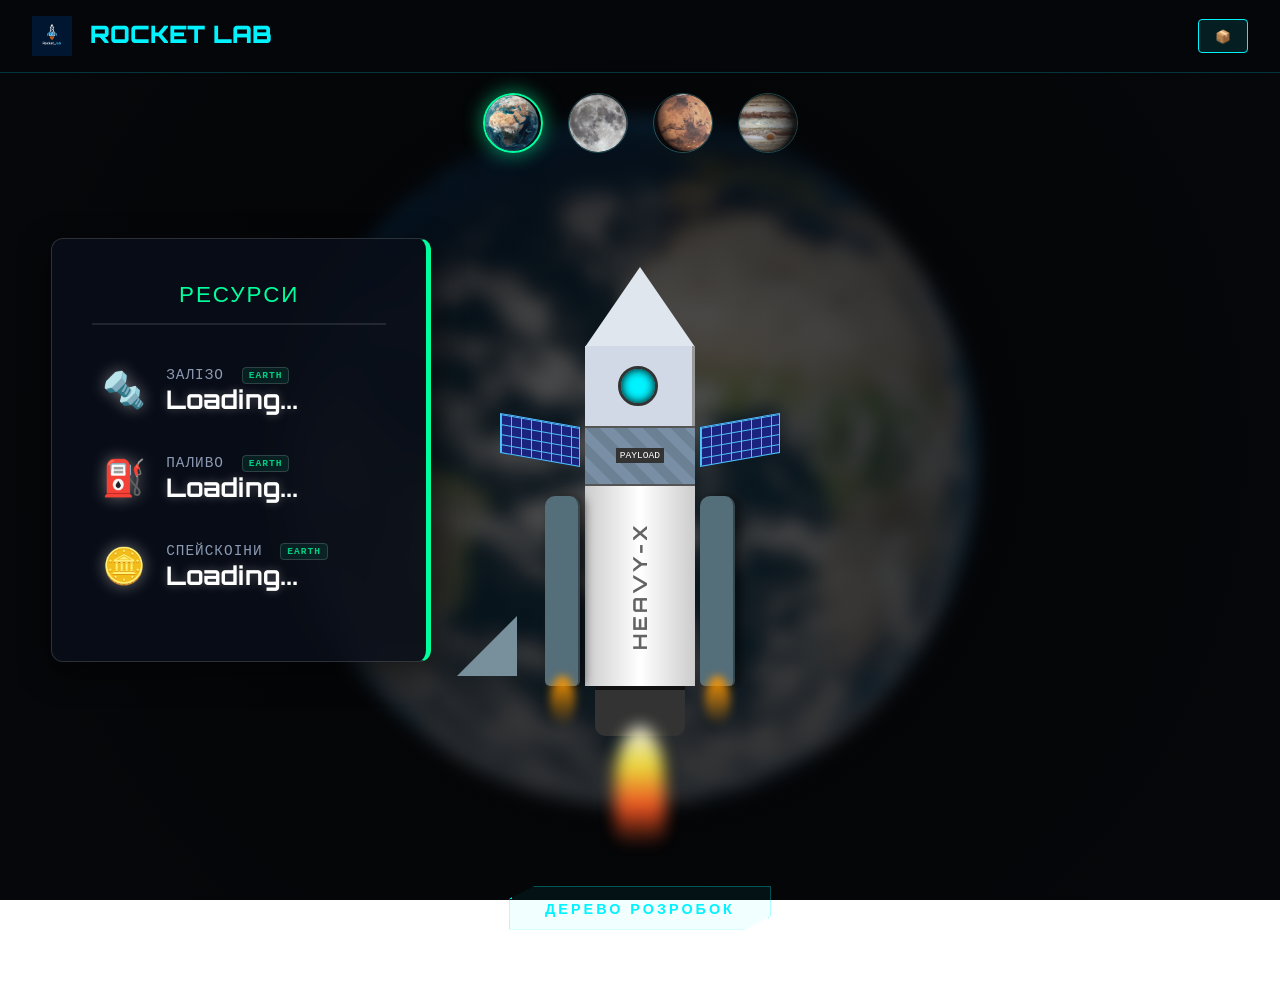
<file: index.html>
<!DOCTYPE html>
<html lang="uk">
<head>
    <meta charset="UTF-8">
    <meta name="viewport" content="width=device-width, initial-scale=1.0">
    <title>AERO-X | Heavy Launch System</title>
    <link href="https://fonts.googleapis.com/css2?family=Orbitron:wght@400;500;700;900&family=Rajdhani:wght@300;500;700&display=swap" rel="stylesheet">
    <link rel="stylesheet" href="CSS/Earth.css">
</head>
<body>

    <div id="space-container" class="bg-earth"></div>
    
    <header>
        <div class="logo">
            <img src="images/Logo_for_site.png" alt="ROCKET LAB">
            <span>ROCKET LAB</span>
        </div>
        <div class="status-badge inventory-sq">
            📦
        </div>
    </header>

    <div class="planet-bar">
        <div class="planet-item active">
            <img src="images/Earth.png" alt="EARTH">
            <span class="planet-name">EARTH</span>
        </div>

        <div class="planet-item">
            <img src="images/Moon.png" alt="MOON">
            <span class="planet-name">MOON</span>
        </div>

        <div class="planet-item">
            <img src="images/Mars.png" alt="MARS">
            <span class="planet-name">MARS</span>
        </div>

        <div class="planet-item">
            <img src="images/Jupiter.png" alt="JUPITER">
            <span class="planet-name">JUPITER</span>
        </div>
    </div>


    <main class="hero-container">
        
      <div class="resources-panel">
            <div class="res-header">РЕСУРСИ</div>
            
            <div class="res-item">
                <span class="res-icon">🔩</span>
                <div class="res-data">
                    <span class="res-name">Залізо <span class="planet-tag earth">EARTH</span></span>
                    <span class="res-value" id="val-iron">Loading...</span>
                </div>
            </div>

            <div class="res-item">
                <span class="res-icon">⛽</span>
                <div class="res-data">
                    <span class="res-name">Паливо <span class="planet-tag earth">EARTH</span></span>
                    <span class="res-value" id="val-fuel">Loading...</span>
                </div>
            </div>
            <div class="res-item">
                <span class="res-icon">🪙</span>
                <div class="res-data">
                    <span class="res-name">Спейскоіни <span class="planet-tag earth">EARTH</span></span>
                    <span class="res-value" id="val-coins">Loading...</span>
                </div>
            </div>
        </div>

        <div class="rocket-shaker"> 
            <div class="rocket-stage">
                
                <div id = "r-nose" class="module r-nose" data-module="nose"></div>
                
                <div class="module r-cabin" data-module="cabin">
                    <div class="window"></div>
                </div>

                <div class="module r-cargo" data-module="cargo">
                    <div class="cargo-door"></div>
                    <span class="tech-label">PAYLOAD</span>
                </div>
                
                <div class="solar-array">
                    <div class="module solar-left" data-module="solar"></div>
                    <div class="module solar-right" data-module="solar"></div>
                </div>

                <div class="module r-body" data-module="body">
                    <span class="logo-print">HEAVY-X</span>
                    
                    <div class="boosters-container">
                        <div class="module booster left-booster" data-module="booster">
                            <div class="booster-flame"></div>
                        </div>
                        <div class="module booster right-booster" data-module="booster">
                            <div class="booster-flame"></div>
                        </div>
                    </div>

                    <div class="r-fins">
                        <div class="module fin-left" data-module="fins"></div>
                        <div class="module fin-right" data-module="fins"></div>
                    </div>
                </div>
                
                <div class="module r-engine" data-module="engine"></div>
                <div class="flame main-flame"></div>
            </div>

            <div class="tech-tree-container">
                <button class="tech-tree-btn">
                    <span class="btn-scan-line"></span>
                    <span class="btn-text">ДЕРЕВО РОЗРОБОК</span>
                    <div class="btn-corners"></div>
                </button>
            </div>
        </div>

        <div class="info-panel" id="infoPanel">
            <h2 class="panel-header" id="panelTitle">ОЧІКУВАННЯ СИСТЕМИ</h2>
            <p class="panel-desc" id="panelDesc" style="text-align: center;">
                Натисніть на деталь ракети для сканування<br><br>
                <span class="gear-icon">⚙️</span>
            </p>
            
            <div class="stats-container" id="statsContainer" style="display: none;">
                <div class="stat-row">
                    <div class="stat-label"><span>Ефективність</span><span id="statIntegrity">0%</span></div>
                    <div class="progress-bg"><div class="progress-fill" id="barIntegrity" style="width: 0%"></div></div>
                </div>
                <div class="stat-row">
                    <div class="stat-label"><span>Рівень Технологій</span><span id="statLevel">MK-1</span></div>
                    <div class="progress-bg"><div class="progress-fill" id="barLevel" style="width: 0%"></div></div>
                </div>
            </div>

            <button class="upgrade-btn" style="display: none;">Initiate Upgrade</button>
        </div>

    </main>
    
    <script src="JS/config.js"></script>
    <script src="https://telegram.org/js/telegram-web-app.js"></script>
    <script src="JS/Earth.js"></script>
</body>
</html>
</file>
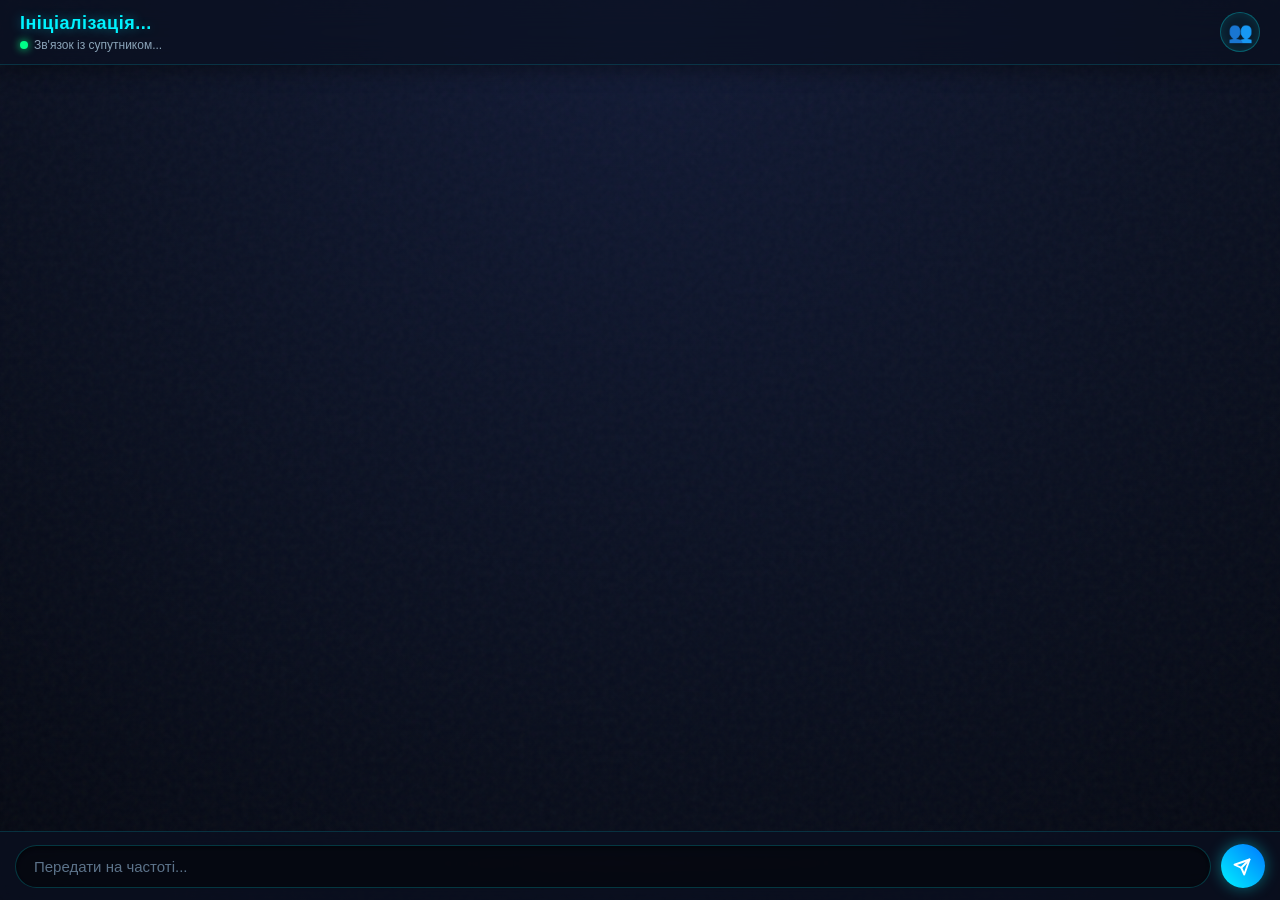
<file: chat.html>
<!DOCTYPE html>
<html lang="uk">
<head>
    <meta charset="UTF-8">
    <meta name="viewport" content="width=device-width, initial-scale=1.0, maximum-scale=1.0, user-scalable=no">
    <title>Сімейний Чат</title>
    <script src="https://telegram.org/js/telegram-web-app.js"></script>
    <style>
        /* Custom Scrollbar */
        ::-webkit-scrollbar { width: 6px; }
        ::-webkit-scrollbar-track { background: transparent; }
        ::-webkit-scrollbar-thumb { background: rgba(0, 243, 255, 0.3); border-radius: 10px; }
        ::-webkit-scrollbar-thumb:hover { background: rgba(0, 243, 255, 0.6); }

        body {
            margin: 0; padding: 0;
            font-family: -apple-system, BlinkMacSystemFont, 'Segoe UI', Roboto, Helvetica, Arial, sans-serif;
            background: radial-gradient(circle at top center, #101935 0%, #040710 100%);
            color: #fff; display: flex; flex-direction: column; height: 100vh; overflow: hidden;
            position: relative;
        }

        /* Animated noise background for space feel */
        body::before {
            content: ''; position: absolute; top: 0; left: 0; right: 0; bottom: 0;
            background: url('data:image/svg+xml;utf8,<svg viewBox="0 0 200 200" xmlns="http://www.w3.org/2000/svg"><filter id="noise"><feTurbulence type="fractalNoise" baseFrequency="0.7" numOctaves="3" stitchTiles="stitch"/></filter><rect width="100%" height="100%" filter="url(%23noise)" opacity="0.04"/></svg>');
            pointer-events: none; z-index: 0;
        }

        /* HEADER */
        .header {
            background: rgba(11, 16, 33, 0.7); backdrop-filter: blur(15px); -webkit-backdrop-filter: blur(15px);
            padding: 12px 20px; display: flex; align-items: center; justify-content: space-between;
            border-bottom: 1px solid rgba(0, 243, 255, 0.15);
            box-shadow: 0 4px 20px rgba(0, 0, 0, 0.4); z-index: 10;
        }
        .header-info h2 { margin: 0; font-size: 18px; font-weight: 700; color: #00f3ff; text-shadow: 0 0 12px rgba(0, 243, 255, 0.4); letter-spacing: 0.5px;}
        .header-info p { margin: 4px 0 0; font-size: 12px; color: #8ba4b8; display: flex; align-items: center; font-weight: 500;}
        .online-dot { display: inline-block; width: 8px; height: 8px; background: #00ff88; border-radius: 50%; margin-right: 6px; box-shadow: 0 0 8px #00ff88;}

        .header-icon {
            font-size: 20px; width: 38px; height: 38px; background: rgba(0, 243, 255, 0.05); 
            border-radius: 50%; display: flex; align-items: center; justify-content: center;
            border: 1px solid rgba(0, 243, 255, 0.3); cursor: pointer; transition: 0.2s;
            box-shadow: inset 0 0 10px rgba(0,243,255,0.1);
        }
        .header-icon:active { transform: scale(0.9); background: rgba(0, 243, 255, 0.2); }

        /* CHAT AREA */
        .chat-container {
            flex-grow: 1; padding: 20px 15px; overflow-y: auto; display: flex; flex-direction: column; gap: 12px; z-index: 1;
        }
        
        @keyframes slideIn {
            from { opacity: 0; transform: translateY(15px); }
            to { opacity: 1; transform: translateY(0); }
        }

        .message { 
            max-width: 78%; padding: 10px 14px; position: relative; font-size: 15px; line-height: 1.4; word-wrap: break-word;
            animation: slideIn 0.35s cubic-bezier(0.25, 0.8, 0.25, 1) forwards;
            box-shadow: 0 4px 15px rgba(0,0,0,0.2);
        }
        .message-time { font-size: 10px; opacity: 0.6; float: right; margin: 6px 0 -4px 12px; }
        .message-author { font-size: 12px; font-weight: 700; margin-bottom: 4px; letter-spacing: 0.3px;}
        
        /* My message */
        .msg-self { 
            align-self: flex-end; 
            background: linear-gradient(135deg, #005c99 0%, #0088cc 100%); 
            border-radius: 18px 18px 4px 18px;
            border: 1px solid rgba(0, 243, 255, 0.3);
            box-shadow: 0 4px 15px rgba(0, 136, 204, 0.2);
        }
        .msg-self .message-author { display: none; } 

        /* Others message */
        .msg-other { 
            align-self: flex-start; 
            background: rgba(255, 255, 255, 0.05); backdrop-filter: blur(8px); -webkit-backdrop-filter: blur(8px);
            border: 1px solid rgba(255, 255, 255, 0.1); 
            border-radius: 18px 18px 18px 4px; 
        }
        .msg-other .message-author { color: #00f3ff; text-shadow: 0 0 5px rgba(0,243,255,0.3);}

        /* INPUT AREA */
        .input-area {
            background: rgba(11, 16, 33, 0.7); backdrop-filter: blur(15px); -webkit-backdrop-filter: blur(15px);
            padding: 12px 15px; display: flex; align-items: center; gap: 10px; z-index: 10;
            border-top: 1px solid rgba(0, 243, 255, 0.15);
            padding-bottom: max(12px, env(safe-area-inset-bottom)); /* Для iPhone X і вище */
        }
        .input-box {
            flex-grow: 1; background: rgba(0, 0, 0, 0.4); border: 1px solid rgba(0, 243, 255, 0.2); 
            padding: 12px 18px; border-radius: 24px; color: #fff; font-size: 15px; outline: none;
            transition: all 0.3s ease; box-shadow: inset 0 2px 5px rgba(0,0,0,0.5);
        }
        .input-box:focus { border-color: #00f3ff; box-shadow: 0 0 12px rgba(0, 243, 255, 0.2), inset 0 2px 5px rgba(0,0,0,0.5); }
        .input-box::placeholder { color: #5c738a; }
        
        .send-btn {
            background: linear-gradient(45deg, #00f3ff, #0077ff); border: none; width: 44px; height: 44px; border-radius: 50%;
            display: flex; justify-content: center; align-items: center; cursor: pointer; color: white; 
            transition: all 0.2s ease; box-shadow: 0 0 15px rgba(0, 243, 255, 0.4); flex-shrink: 0;
        }
        .send-btn:active { transform: scale(0.9); box-shadow: 0 0 5px rgba(0, 243, 255, 0.4); }
        .send-btn svg { width: 18px; height: 18px; transform: translateX(-1px) translateY(1px); stroke-width: 2.5;}
        
        /* Members list */
        .members-popup { 
            display: none; position: absolute; top: 65px; right: 15px; 
            background: rgba(11, 16, 33, 0.9); backdrop-filter: blur(20px); -webkit-backdrop-filter: blur(20px);
            border: 1px solid rgba(0, 243, 255, 0.3); border-radius: 14px; padding: 12px; 
            box-shadow: 0 10px 40px rgba(0,0,0,0.8); z-index: 20; min-width: 170px;
            animation: fadeInDown 0.2s ease forwards;
        }
        @keyframes fadeInDown {
            from { opacity: 0; transform: translateY(-10px); }
            to { opacity: 1; transform: translateY(0); }
        }
        .member-item { display: flex; align-items: center; margin: 12px 0; font-size: 14px; color: #e2e8f0; font-weight: 500;}
        .member-item:first-child { margin-top: 5px; }
        .member-item:last-child { margin-bottom: 5px; }
        .member-item.offline .online-dot { background: #475569; box-shadow: none;}

    </style>
</head>
<body>
    <div class="header">
        <div class="header-info">
            <h2 id="family-name">Ініціалізація...</h2>
            <p><span class="online-dot"></span><span id="online-count">Зв'язок із супутником...</span></p>
        </div>
        <div class="header-icon" onclick="toggleMembers()">👥</div>
    </div>

    <div class="members-popup" id="members-list"></div>

    <div class="chat-container" id="chat">
        </div>

    <div class="input-area">
        <input type="text" class="input-box" id="msg-input" placeholder="Передати на частоті..." autocomplete="off" onkeypress="handleEnter(event)">
        <button class="send-btn" onclick="sendMessage()">
            <svg viewBox="0 0 24 24" fill="none" stroke="currentColor" stroke-linecap="round" stroke-linejoin="round"><line x1="22" y1="2" x2="11" y2="13"></line><polygon points="22 2 15 22 11 13 2 9 22 2"></polygon></svg>
        </button>
    </div>

    <script>
        const tg = window.Telegram.WebApp;
        tg.expand();
        tg.setHeaderColor('#0b1021'); // Колір шапки Telegram
        tg.setBackgroundColor('#040710');

        const urlParams = new URLSearchParams(window.location.search);
        let myUserId = urlParams.get('user_id');
        let myFamilyId = urlParams.get('family_id');

        if (!myUserId) {
            const user = tg.initDataUnsafe?.user;
            myUserId = user ? String(user.id) : "0";
        }
        
        const myUsername = tg.initDataUnsafe?.user ? (tg.initDataUnsafe.user.username || tg.initDataUnsafe.user.first_name) : "Анонім";

        const chatBox = document.getElementById('chat');
        const familyNameEl = document.getElementById('family-name');
        const onlineCountEl = document.getElementById('online-count');
        const membersListEl = document.getElementById('members-list');
        const inputEl = document.getElementById('msg-input');

        let lastMessageCount = 0;

        async function initChat() {
            try {
                const res = await fetch(`/api/chat/init?user_id=${myUserId}`);
                const data = await res.json();
                if (data.error) {
                    familyNameEl.innerText = "Доступ заборонено";
                    onlineCountEl.innerText = data.error;
                    return;
                }
                
                if (data.family_id) myFamilyId = data.family_id;
                
                familyNameEl.innerText = data.family_name;
                
                syncChat();
                setInterval(syncChat, 2000); 
            } catch (err) { console.error(err); }
        }

        async function syncChat() {
            if (!myFamilyId) return;
            try {
                const res = await fetch(`/api/chat/sync?family_id=${myFamilyId}&user_id=${myUserId}`);
                const data = await res.json();
                
                updateMembers(data.members);

                if (data.messages && data.messages.length !== lastMessageCount) {
                    renderMessages(data.messages);
                    lastMessageCount = data.messages.length;
                }
            } catch (err) { console.error(err); }
        }

        function updateMembers(members) {
            if (!members) return;
            let onlineCount = 0;
            membersListEl.innerHTML = '';
            
            members.forEach(m => {
                if (m.is_online) onlineCount++;
                
                const div = document.createElement('div');
                div.className = `member-item ${m.is_online ? '' : 'offline'}`;
                const icon = m.role === 'captain' ? '👑' : '👨‍🚀';
                div.innerHTML = `<span class="online-dot"></span> ${icon} &nbsp;${m.username}`;
                membersListEl.appendChild(div);
            });
            
            onlineCountEl.innerText = `${onlineCount} в мережі`;
        }

        function renderMessages(messages) {
            const isScrolledToBottom = chatBox.scrollHeight - chatBox.clientHeight <= chatBox.scrollTop + 50;
            
            chatBox.innerHTML = '';
            messages.forEach(m => {
                const div = document.createElement('div');
                const isMine = String(m.user_id) === myUserId;
                div.className = `message ${isMine ? 'msg-self' : 'msg-other'}`;
                
                // Перетворюємо переноси рядків (\n) на <br>, щоб вони красиво відображались
                const textWithBreaks = m.text.replace(/\n/g, '<br>');
                
                div.innerHTML = `
                    <div class="message-author">${m.username}</div>
                    ${textWithBreaks}
                    <span class="message-time">${m.time}</span>
                `;
                chatBox.appendChild(div);
            });

            if (isScrolledToBottom || lastMessageCount === 0) {
                chatBox.scrollTop = chatBox.scrollHeight;
            }
        }

        async function sendMessage() {
            const text = inputEl.value.trim();
            if (!text || !myFamilyId) return;

            inputEl.value = ''; 
            
            const div = document.createElement('div');
            div.className = 'message msg-self';
            div.innerHTML = `${text.replace(/\n/g, '<br>')}<span class="message-time">...</span>`;
            chatBox.appendChild(div);
            chatBox.scrollTop = chatBox.scrollHeight;
            tg.HapticFeedback.impactOccurred('light');

            try {
                await fetch('/api/chat/send', {
                    method: 'POST',
                    headers: { 'Content-Type': 'application/json' },
                    body: JSON.stringify({
                        family_id: myFamilyId, user_id: myUserId, 
                        username: myUsername, text: text
                    })
                });
                syncChat(); 
            } catch (err) { console.error("Помилка відправки", err); }
        }

        function handleEnter(e) { if (e.key === 'Enter') sendMessage(); }
        
        function toggleMembers() { 
            membersListEl.style.display = membersListEl.style.display === 'block' ? 'none' : 'block'; 
            if(membersListEl.style.display === 'block') { tg.HapticFeedback.selectionChanged(); }
        }

        // Ховати список учасників при кліку поза ним
        document.addEventListener('click', function(event) {
            const isClickInside = membersListEl.contains(event.target) || event.target.closest('.header-icon');
            if (!isClickInside && membersListEl.style.display === 'block') {
                membersListEl.style.display = 'none';
            }
        });

        initChat();
    </script>
</body>
</html>
</file>
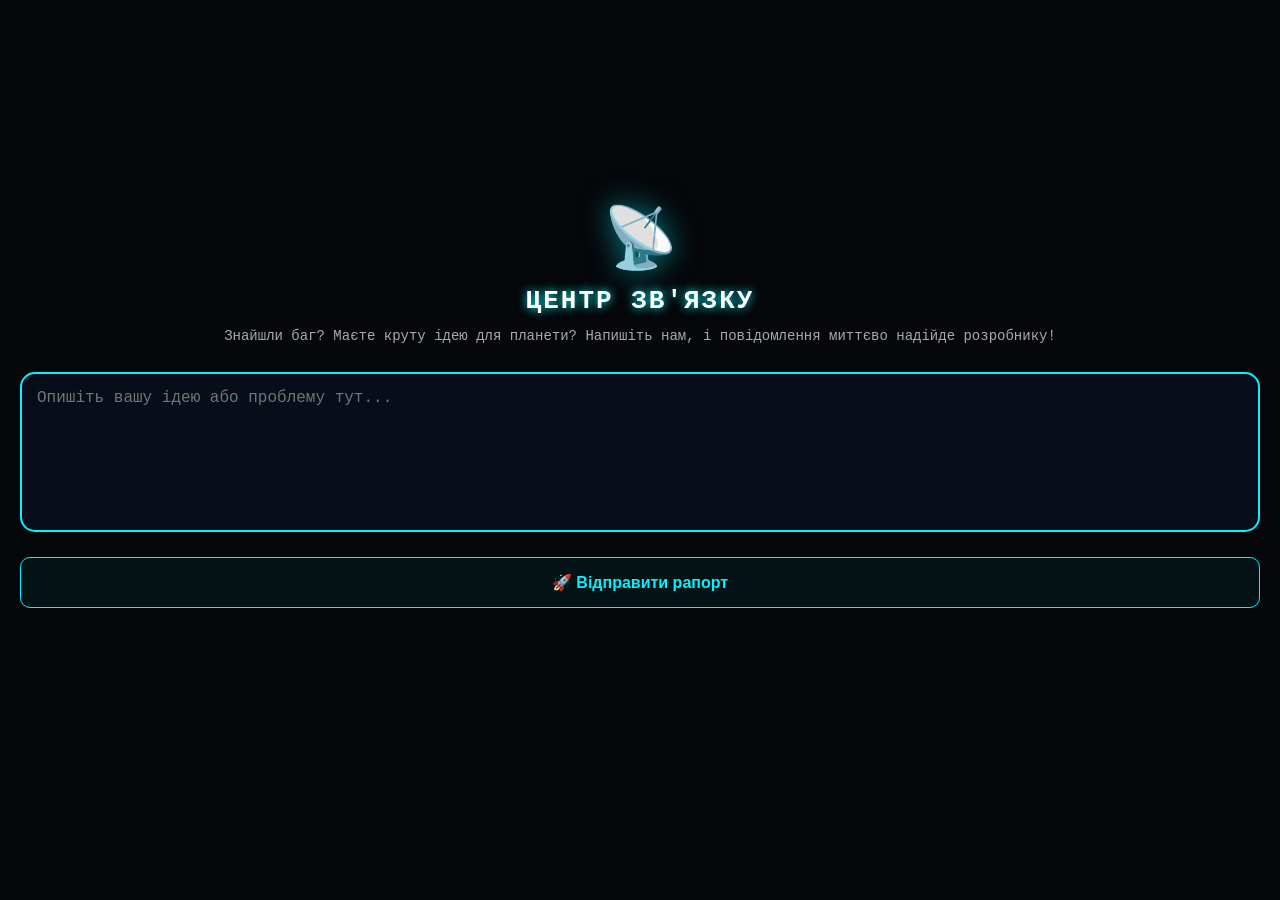
<file: feedback.html>
<!DOCTYPE html>
<html lang="uk">
<head>
    <meta charset="UTF-8">
    <meta name="viewport" content="width=device-width, initial-scale=1.0, maximum-scale=1.0, user-scalable=no">
    <title>Центр Зв'язку</title>
    <link rel="stylesheet" href="CSS/Earth.css">
    <script src="https://telegram.org/js/telegram-web-app.js"></script>
    <style>
        body { padding: 20px; text-align: center; color: white; display: flex; flex-direction: column; align-items: center; justify-content: center; min-height: 90vh; }
        .header-title { font-size: 26px; font-weight: bold; text-shadow: 0 0 10px var(--accent-cyan); margin-bottom: 10px; text-transform: uppercase; letter-spacing: 2px;}
        .desc { color: #aaa; font-size: 14px; margin-bottom: 25px; line-height: 1.5; }
        
        textarea {
            width: 100%; height: 160px; background: rgba(10, 15, 30, 0.85);
            border: 2px solid var(--accent-cyan); border-radius: 15px;
            color: white; padding: 15px; font-family: 'Courier New', Courier, monospace;
            font-size: 16px; resize: none; box-sizing: border-box; outline: none;
            transition: all 0.3s ease; backdrop-filter: blur(10px);
        }
        textarea:focus { box-shadow: 0 0 20px rgba(0, 243, 255, 0.4); }
        
        .action-btn { 
            display: block; width: 100%; padding: 15px; margin-top: 25px; 
            background: rgba(0, 243, 255, 0.05); border: 1px solid var(--accent-cyan); 
            color: var(--accent-cyan); border-radius: 10px; font-size: 16px; 
            font-weight: bold; cursor: pointer; transition: all 0.3s ease; 
        }
        .action-btn:hover { background: var(--accent-cyan); color: #000; box-shadow: 0 0 20px var(--accent-cyan); transform: scale(1.02); }
        
        .status { margin-top: 20px; font-size: 18px; font-weight: bold; color: #00ff64; display: none; animation: fadeIn 0.5s ease; }
        @keyframes fadeIn { from { opacity: 0; transform: translateY(-10px); } to { opacity: 1; transform: translateY(0); } }
        
        .anim-mail { font-size: 60px; margin-bottom: 10px; filter: drop-shadow(0 0 15px rgba(0, 243, 255, 0.5)); }
    </style>
</head>
<body>
    <div id="space-container"></div>
    
    <div class="anim-mail">📡</div>
    <div class="header-title">Центр Зв'язку</div>
    <div class="desc">Знайшли баг? Маєте круту ідею для планети? Напишіть нам, і повідомлення миттєво надійде розробнику!</div>

    <textarea id="feedbackText" placeholder="Опишіть вашу ідею або проблему тут..."></textarea>
    <button class="action-btn" id="sendBtn" onclick="sendFeedback()">🚀 Відправити рапорт</button>
    
    <div id="statusMsg" class="status">✅ Рапорт успішно доставлено Командуванню!</div>

    <script>
        const tg = window.Telegram.WebApp;
        tg.expand();

        async function sendFeedback() {
            const text = document.getElementById('feedbackText').value.trim();
            if (!text) {
                tg.HapticFeedback.notificationOccurred('warning');
                return;
            }

            document.getElementById('sendBtn').disabled = true;
            document.getElementById('sendBtn').innerText = "Відправка...";

            // 🔥 БЕЗПЕЧНЕ ОТРИМАННЯ ДАНИХ ГРАВЦЯ БЕЗ URL
            const user = tg.initDataUnsafe?.user;
            const userId = user?.id || 'Невідомо';
            const username = user?.username || user?.first_name || 'Анонімний Пілот';

            try {
                const res = await fetch('/api/feedback', {
                    method: 'POST',
                    headers: { 'Content-Type': 'application/json' },
                    body: JSON.stringify({ user_id: userId, username: username, text: text })
                });

                if (res.ok) {
                    tg.HapticFeedback.notificationOccurred('success');
                    document.getElementById('feedbackText').style.display = 'none';
                    document.getElementById('sendBtn').style.display = 'none';
                    document.getElementById('statusMsg').style.display = 'block';
                    
                    // Закриваємо вікно через 2.5 секунди
                    setTimeout(() => tg.close(), 2500); 
                }
            } catch (err) {
                console.error(err);
                document.getElementById('sendBtn').disabled = false;
                document.getElementById('sendBtn').innerText = "🚀 Відправити рапорт";
                tg.HapticFeedback.notificationOccurred('error');
            }
        }
    </script>
</body>
</html>
</file>
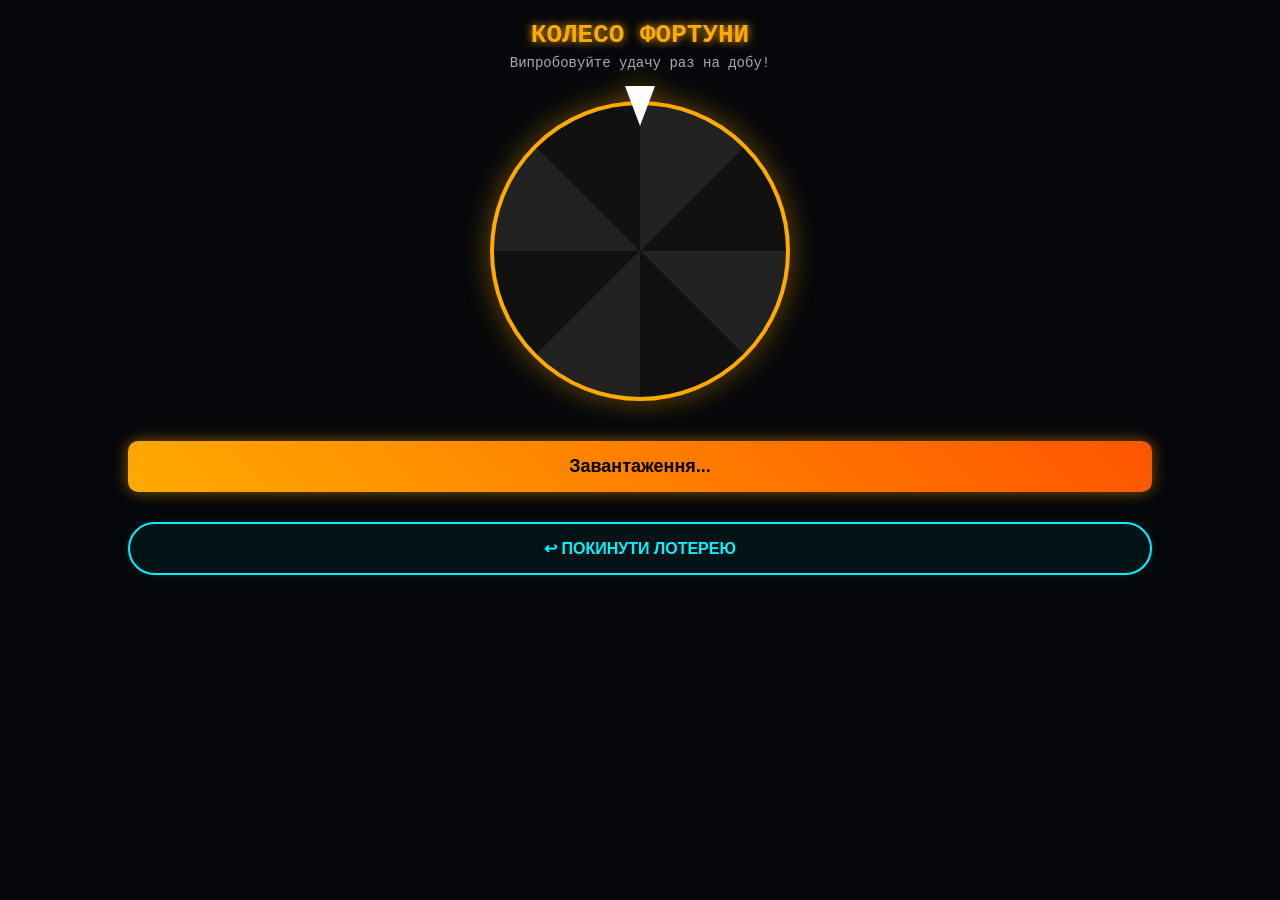
<file: fortune.html>
<!DOCTYPE html>
<html lang="uk">
<head>
    <meta charset="UTF-8">
    <meta name="viewport" content="width=device-width, initial-scale=1.0, maximum-scale=1.0, user-scalable=no">
    <title>Колесо Фортуни</title>
    <link rel="stylesheet" href="CSS/Earth.css">
    <script src="https://telegram.org/js/telegram-web-app.js"></script>
    <style>
        body { text-align: center; color: white; display: flex; flex-direction: column; align-items: center; min-height: 90vh; padding-top: 20px;}
        .header-title { font-size: 26px; font-weight: bold; text-shadow: 0 0 10px #ffaa00; margin-bottom: 5px; color: #ffaa00; }
        .subtitle { color: #aaa; margin-bottom: 30px; font-size: 14px; }

        /* Контейнер колеса */
        .wheel-container { position: relative; width: 300px; height: 300px; margin: 0 auto; filter: drop-shadow(0 0 15px rgba(255, 170, 0, 0.4)); }
        
        /* Вказівник (стрілка) */
        .pointer { position: absolute; top: -15px; left: 50%; transform: translateX(-50%); width: 30px; height: 40px; background: #fff; clip-path: polygon(50% 100%, 0 0, 100% 0); z-index: 10; filter: drop-shadow(0 0 5px #fff); }

        /* Саме колесо */
        .wheel {
            width: 100%; height: 100%; border-radius: 50%; border: 4px solid #ffaa00;
            background: conic-gradient(
                #222 0 45deg, #111 45deg 90deg, #222 90deg 135deg, #111 135deg 180deg,
                #222 180deg 225deg, #111 225deg 270deg, #222 270deg 315deg, #111 315deg 360deg
            );
            transition: transform 4s cubic-bezier(0.17, 0.67, 0.12, 0.99); /* Плавне сповільнення */
            position: relative; overflow: hidden;
        }

        /* Тексти на секторах (Генеруються динамічно) */
        .segment { position: absolute; width: 50%; height: 20px; top: calc(50% - 10px); left: 50%; transform-origin: 0% 50%; font-weight: bold; font-family: monospace; font-size: 13px; text-align: right; padding-right: 15px; box-sizing: border-box; text-shadow: 0 0 5px #000; }

        /* Кнопка прокрутки */
        .spin-btn { display: block; width: 80%; padding: 15px; margin: 40px auto 0; background: linear-gradient(45deg, #ffaa00, #ff5500); border: none; color: #000; border-radius: 10px; font-size: 18px; font-weight: bold; cursor: pointer; transition: all 0.3s ease; box-shadow: 0 0 15px rgba(255, 170, 0, 0.5); }
        .spin-btn:hover { filter: brightness(1.2); transform: scale(1.05); }
        .spin-btn:disabled { background: #555; color: #888; box-shadow: none; transform: scale(1); cursor: not-allowed; }

        .status { margin-top: 20px; font-size: 16px; font-weight: bold; color: #00ff64; display: none; }

        /* === КРАСИВА АНІМОВАНА КНОПКА ПОВЕРНЕННЯ === */
        .nav-btn-anim {
            display: block; width: 80%; padding: 15px; margin: 30px auto;
            background: rgba(0, 243, 255, 0.05);
            border: 2px solid var(--accent-cyan, #00f3ff);
            color: var(--accent-cyan, #00f3ff);
            border-radius: 30px;
            font-size: 16px; font-weight: bold;
            cursor: pointer; text-transform: uppercase;
            position: relative; overflow: hidden;
            transition: all 0.3s ease;
            box-shadow: 0 0 10px rgba(0, 243, 255, 0.1);
        }
        .nav-btn-anim:hover {
            background: var(--accent-cyan, #00f3ff); color: #000;
            box-shadow: 0 0 25px var(--accent-cyan, #00f3ff); transform: scale(1.03);
        }
        /* Ефект бліку (переливання) */
        .nav-btn-anim::before {
            content: ''; position: absolute; top: 0; left: -100%; width: 50%; height: 100%;
            background: linear-gradient(90deg, transparent, rgba(255,255,255,0.4), transparent);
            animation: shine 3s infinite;
        }
        @keyframes shine {
            0% { left: -100%; } 20% { left: 200%; } 100% { left: 200%; }
        }
    </style>
</head>
<body>
    <div id="space-container"></div>
    
    <div class="header-title">КОЛЕСО ФОРТУНИ</div>
    <div class="subtitle" id="subText">Випробовуйте удачу раз на добу!</div>

    <div class="wheel-container">
        <div class="pointer"></div>
        <div class="wheel" id="wheel">
            </div>
    </div>

    <button class="spin-btn" id="spinBtn" onclick="spinWheel()">Завантаження...</button>
    <div id="statusMsg" class="status"></div>

    <button class="nav-btn-anim" onclick="window.Telegram.WebApp.close()">↩ Покинути лотерею</button>

    <script>
        const tg = window.Telegram.WebApp;
        tg.expand();

        const urlParams = new URLSearchParams(window.location.search);
        const familyId = urlParams.get('family_id');
        
        // Отримуємо userID. Пріоритет - initDataUnsafe, якщо ні (в браузері), беремо з URL
        const user = tg.initDataUnsafe?.user;
        const userId = user ? String(user.id) : urlParams.get('user_id');
        const myUsername = user ? (user.username || user.first_name) : "Гравець";

        // === ЩОДЕННА ЗМІНА АСОРТИМЕНТУ ===
        const prizeSets = [
            [ // Набір 1: Класичний (Баланс монет та ресурсів)
                { type: 'coins', amount: 5000, label: '5000 🪙 Джекпот!', text: '5000 🪙', color: '#ffd700' },
                { type: 'iron', amount: 500, label: '500 🪨 Заліза', text: '500 🪨', color: '#aaa' },
                { type: 'fuel', amount: 500, label: '500 ⛽ Палива', text: '500 ⛽', color: '#ff5500' },
                { type: 'silicon', amount: 200, label: '200 💠 Кремнію', text: '200 💠', color: '#00ffff' },
                { type: 'oxide', amount: 200, label: '200 🔴 Оксиду', text: '200 🔴', color: '#ff3333' },
                { type: 'regolith', amount: 100, label: '100 🌑 Реголіту', text: '100 🌑', color: '#888' },
                { type: 'he3', amount: 50, label: '50 💨 Гелію-3', text: '50 💨', color: '#aaaaff' },
                { type: 'coins', amount: 1000, label: '1000 🪙 Монет', text: '1000 🪙', color: '#ffaa00' }
            ],
            [ // Набір 2: Промисловий (Багато Заліза та Палива)
                { type: 'coins', amount: 2500, label: '2500 🪙 Міні Джекпот!', text: '2500 🪙', color: '#ffd700' },
                { type: 'iron', amount: 1500, label: '1500 🪨 Заліза', text: '1500 🪨', color: '#aaa' },
                { type: 'fuel', amount: 1500, label: '1500 ⛽ Палива', text: '1500 ⛽', color: '#ff5500' },
                { type: 'iron', amount: 800, label: '800 🪨 Заліза', text: '800 🪨', color: '#aaa' },
                { type: 'fuel', amount: 800, label: '800 ⛽ Палива', text: '800 ⛽', color: '#ff5500' },
                { type: 'silicon', amount: 300, label: '300 💠 Кремнію', text: '300 💠', color: '#00ffff' },
                { type: 'oxide', amount: 300, label: '300 🔴 Оксиду', text: '300 🔴', color: '#ff3333' },
                { type: 'coins', amount: 500, label: '500 🪙 Монет', text: '500 🪙', color: '#ffaa00' }
            ],
            [ // Набір 3: Екзотичний (Рідкісні ресурси та Великий Джекпот)
                { type: 'coins', amount: 7777, label: '7777 🪙 МЕГА Джекпот!', text: '7777 🪙', color: '#ffd700' },
                { type: 'he3', amount: 150, label: '150 💨 Гелію-3', text: '150 💨', color: '#aaaaff' },
                { type: 'regolith', amount: 300, label: '300 🌑 Реголіту', text: '300 🌑', color: '#888' },
                { type: 'he3', amount: 80, label: '80 💨 Гелію-3', text: '80 💨', color: '#aaaaff' },
                { type: 'regolith', amount: 150, label: '150 🌑 Реголіту', text: '150 🌑', color: '#888' },
                { type: 'silicon', amount: 500, label: '500 💠 Кремнію', text: '500 💠', color: '#00ffff' },
                { type: 'oxide', amount: 500, label: '500 🔴 Оксиду', text: '500 🔴', color: '#ff3333' },
                { type: 'coins', amount: 1500, label: '1500 🪙 Монет', text: '1500 🪙', color: '#ffaa00' }
            ]
        ];

        // Обираємо набір залежно від дня (міняється щодня)
        const todayIndex = new Date().getDay() % prizeSets.length;
        const currentPrizes = prizeSets[todayIndex];

        // Динамічно малюємо колесо
        const wheelObj = document.getElementById('wheel');
        currentPrizes.forEach((prize, index) => {
            const div = document.createElement('div');
            div.className = 'segment';
            // Віднімаємо 90 градусів, щоб текст збігався з фоном
            const rotation = (index * 45) + 22.5 - 90; 
            div.style.transform = `rotate(${rotation}deg)`;
            div.style.color = prize.color;
            div.innerText = prize.text;
            wheelObj.appendChild(div);
        });

        let currentRotation = 0;

        async function checkStatus() {
            try {
                // Перевіряємо по USER_ID
                const res = await fetch(`/api/fortune/check?user_id=${userId}`);
                const data = await res.json();
                const btn = document.getElementById('spinBtn');
                
                if (data.can_spin) {
                    btn.innerText = "🎡 Крутити колесо!";
                    btn.disabled = false;
                } else {
                    btn.innerText = `⏳ Очікування: ${data.time_left}`;
                    btn.disabled = true;
                }
            } catch (e) { 
                console.error(e); 
                document.getElementById('spinBtn').innerText = "Помилка зв'язку";
            }
        }

        async function spinWheel() {
            const btn = document.getElementById('spinBtn');
            btn.disabled = true;
            btn.innerText = "Обертання...";

            // 1. Спочатку обираємо виграшний сектор
            const winningIndex = Math.floor(Math.random() * 8);
            const wonPrize = currentPrizes[winningIndex];

            // 2. Рахуємо кут, щоб цей сектор став рівно під стрілку (на 0 градусів)
            const targetRotation = 360 - ((winningIndex * 45) + 22.5);

            // 3. Додаємо 10 повних обертів для краси і вираховуємо фінальний кут
            const spins = 10 * 360;
            currentRotation = currentRotation + spins + (360 - (currentRotation % 360)) + targetRotation;

            // Візуальне обертання
            document.getElementById('wheel').style.transform = `rotate(${currentRotation}deg)`;
            tg.HapticFeedback.impactOccurred('heavy');

            // Чекаємо завершення анімації (4 секунди)
            setTimeout(async () => {
                tg.HapticFeedback.notificationOccurred('success');
                
                document.getElementById('statusMsg').innerText = `✅ Ви виграли: ${wonPrize.label}`;
                document.getElementById('statusMsg').style.display = 'block';

                try {
                    // Відправляємо дані на сервер
                    await fetch('/api/fortune/spin', {
                        method: 'POST',
                        headers: { 'Content-Type': 'application/json' },
                        body: JSON.stringify({ 
                            family_id: familyId, 
                            user_id: userId, 
                            username: myUsername,
                            type: wonPrize.type, 
                            amount: wonPrize.amount 
                        })
                    });
                    checkStatus(); // Оновлюємо таймер після успішної прокрутки
                } catch (e) {
                    console.error("Spin request failed", e);
                }
            }, 4000);
        }

        // Запускаємо перевірку одразу при відкритті
        checkStatus();
    </script>
</body>
</html>
</file>
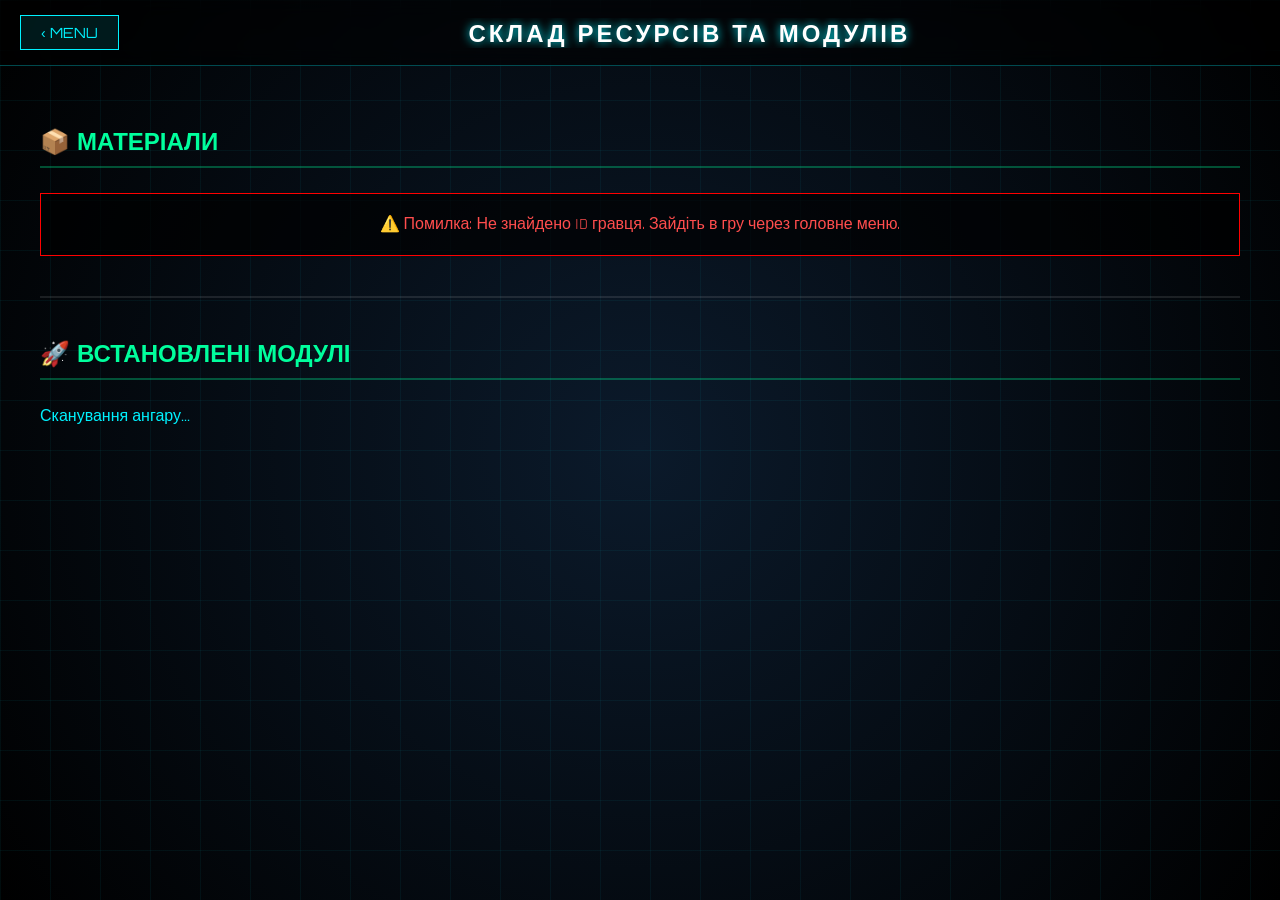
<file: inventory.html>
<!DOCTYPE html>
<html lang="uk">
<head>
    <meta charset="UTF-8">
    <meta name="viewport" content="width=device-width, initial-scale=1.0">
    <title>Astra-Nexus | Інвентар</title>
    <link href="https://fonts.googleapis.com/css2?family=Orbitron:wght@400;700&family=Rajdhani:wght@500;700&display=swap" rel="stylesheet">
    <link rel="stylesheet" href="CSS/inventory.css">
</head>
<body>
    <div class="space-bg"></div>
    <div class="grid-overlay"></div>

    <header class="main-header">
        <a href="index.html" id="back-btn" class="back-btn">
            <span class="arrow">‹</span> MENU
        </a>
        <h1 class="page-title">СКЛАД РЕСУРСІВ ТА МОДУЛІВ</h1>
    </header>

    <main class="inventory-container">
        
        <section class="section-resources">
            <h2 class="section-title">📦 МАТЕРІАЛИ</h2>
            <div class="resources-grid" id="resources-grid">
                <div class="loading-text">Завантаження даних...</div>
            </div>
        </section>

        <div class="divider"></div>

        <section class="section-modules">
            <h2 class="section-title">🚀 ВСТАНОВЛЕНІ МОДУЛІ</h2>
            <div class="modules-grid" id="modules-grid">
                <div class="loading-text">Сканування ангару...</div>
            </div>
        </section>

    </main>

    <script src="JS/config.js"></script>
    <script src="JS/inventory.js"></script>
</body>
</html>
</file>
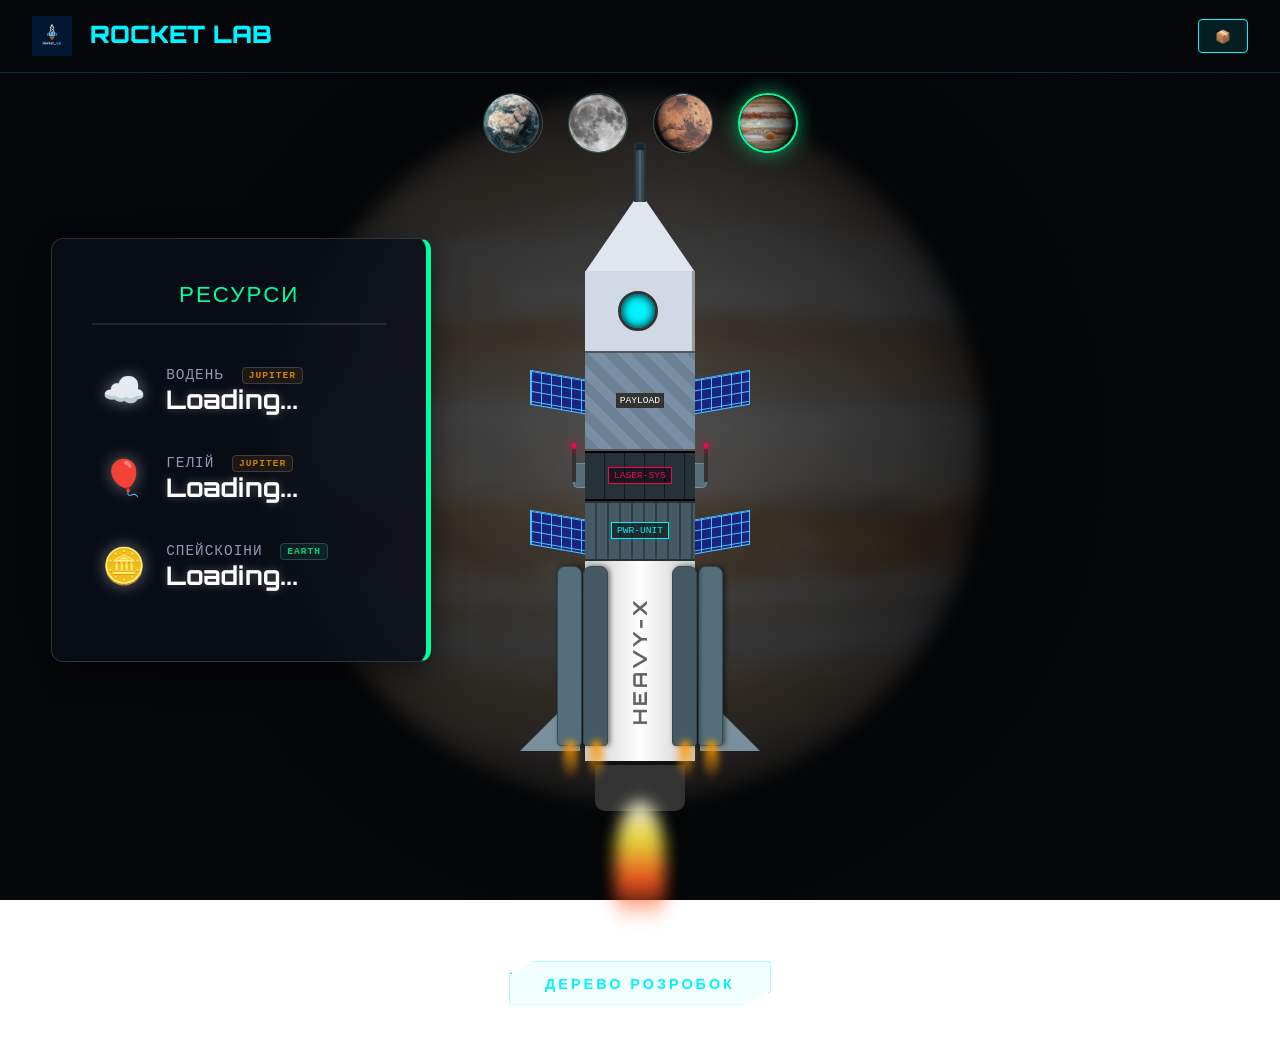
<file: Jupiter.html>
<!DOCTYPE html>
<html lang="uk">
<head>
    <meta charset="UTF-8">
    <meta name="viewport" content="width=device-width, initial-scale=1.0">
    <title>AERO-X | Heavy Launch System</title>
    <link href="https://fonts.googleapis.com/css2?family=Orbitron:wght@400;500;700;900&family=Rajdhani:wght@300;500;700&display=swap" rel="stylesheet">
    <link rel="stylesheet" href="CSS/Jupiter.css">
</head>
<body>

    <div id="space-container" class = "bg-jupiter"></div>
    
    <header>
        <div class="logo">
            <img src="images/Logo_for_site.png" alt="ROCKET LAB">
            <span>ROCKET LAB</span>
        </div>
        <div class="status-badge inventory-sq">
            📦
        </div>
    </header>

    <div class="planet-bar">
        <div class="planet-item">
            <img src="images/Earth.png" alt="EARTH">
            <span class="planet-name">EARTH</span>
        </div>

        <div class="planet-item">
            <img src="images/Moon.png" alt="MOON">
            <span class="planet-name">MOON</span>
        </div>

        <div class="planet-item">
            <img src="images/Mars.png" alt="MARS">
            <span class="planet-name">MARS</span>
        </div>

        <div class="planet-item active">
            <img src="images/Jupiter.png" alt="JUPITER">
            <span class="planet-name">JUPITER</span>
        </div>
    </div>


    <main class="hero-container">
        
      <div class="resources-panel">
            <div class="res-header">РЕСУРСИ</div>
            
           <div class="res-item">

                <span class="res-icon">☁️</span> <div class="res-data">

                    <span class="res-name">Водень <span class="planet-tag jupiter">JUPITER</span></span>

                    <span class="res-value" id="val-hydrogen">Loading...</span>

                </div>

            </div>



            <div class="res-item">

                <span class="res-icon">🎈</span> <div class="res-data">

                    <span class="res-name">Гелій <span class="planet-tag jupiter">JUPITER</span></span>

                    <span class="res-value" id="val-helium">Loading...</span>

                </div>

            </div>

            <div class="res-item">

                <span class="res-icon">🪙</span>

                <div class="res-data">

                    <span class="res-name">Спейскоіни <span class="planet-tag earth">EARTH</span></span>

                    <span class="res-value" id="val-coins">Loading...</span>

                </div>

            </div>
        </div>

        <div class="rocket-shaker"> 
           <div class="rocket-stage">
                <div class="module r-cannon" data-module="weapons"></div>
                <div class="module r-nose" data-module="nose"></div>

                <div class="module r-cabin" data-module="cabin">
                    <div class="window"></div>
                </div>
            
                <div class="module r-cargo" data-module="cargo">
                    <div class="cargo-door"></div>
                    <span class="tech-label">PAYLOAD</span>
                </div>

                <div class="module r-weapons" data-module="weapons">
                    <span class="tech-label small" style="color: #ff0055; border-color: #ff0055;">LASER-SYS</span>

                    <div class="laser-turret left-turret">
                        <div class="laser-barrel"></div>
                    </div>
                
                    <div class="laser-turret right-turret">
                        <div class="laser-barrel"></div>
                    </div>
                </div>
                <div class="module r-service" data-module="solar">
                    <span class="tech-label small">PWR-UNIT</span>
                </div>

                <div class="solar-array">
                    <div class="module solar-panel left-upper" data-module="solar"></div>
                    <div class="module solar-panel left-lower" data-module="solar"></div>
                    <div class="module solar-panel right-upper" data-module="solar"></div>
                    <div class="module solar-panel right-lower" data-module="solar"></div>
                </div>
            
                <div class="module r-body" data-module="body">
                    <span class="logo-print">HEAVY-X</span>

                    <div class="boosters-container">
                        <div class="module booster booster-l1" data-module="booster"><div class="booster-flame"></div></div>
                        <div class="module booster booster-l2" data-module="booster"><div class="booster-flame"></div></div>

                        <div class="module booster booster-r1" data-module="booster"><div class="booster-flame"></div></div>
                        <div class="module booster booster-r2" data-module="booster"><div class="booster-flame"></div></div>
                    </div>
                
                    <div class="r-fins">
                        <div class="module fin-left" data-module="fins"></div>
                        <div class="module fin-right" data-module="fins"></div>
                    </div>
                </div>

                <div class="module r-engine" data-module="engine"></div>
                <div class="flame main-flame"></div>
            </div> <div class="tech-tree-container">
            <button class="tech-tree-btn">
                <span class="btn-scan-line"></span>
                <span class="btn-text">ДЕРЕВО РОЗРОБОК</span>
                <div class="btn-corners"></div>
            </button>
            </div>
            </div>
        </div>

        <div class="info-panel" id="infoPanel">
            <h2 class="panel-header" id="panelTitle">ОЧІКУВАННЯ СИСТЕМИ</h2>
            <p class="panel-desc" id="panelDesc" style="text-align: center;">
                Натисніть на деталь ракети для сканування<br><br>
                <span class="gear-icon">⚙️</span>
            </p>
            
            <div class="stats-container" id="statsContainer" style="display: none;">
                <div class="stat-row">
                    <div class="stat-label"><span>Ефективність</span><span id="statIntegrity">0%</span></div>
                    <div class="progress-bg"><div class="progress-fill" id="barIntegrity" style="width: 0%"></div></div>
                </div>
                <div class="stat-row">
                    <div class="stat-label"><span>Tech Level</span><span id="statLevel">MK-1</span></div>
                    <div class="progress-bg"><div class="progress-fill" id="barLevel" style="width: 0%"></div></div>
                </div>
            </div>

            <button class="upgrade-btn" style="display: none;">Initiate Upgrade</button>
        </div>

    </main>
    
    <script src="JS/config.js"></script>
    <script src="https://telegram.org/js/telegram-web-app.js"></script>
    <script src="JS/Jupiter.js"></script>
</body>
</html>
</file>
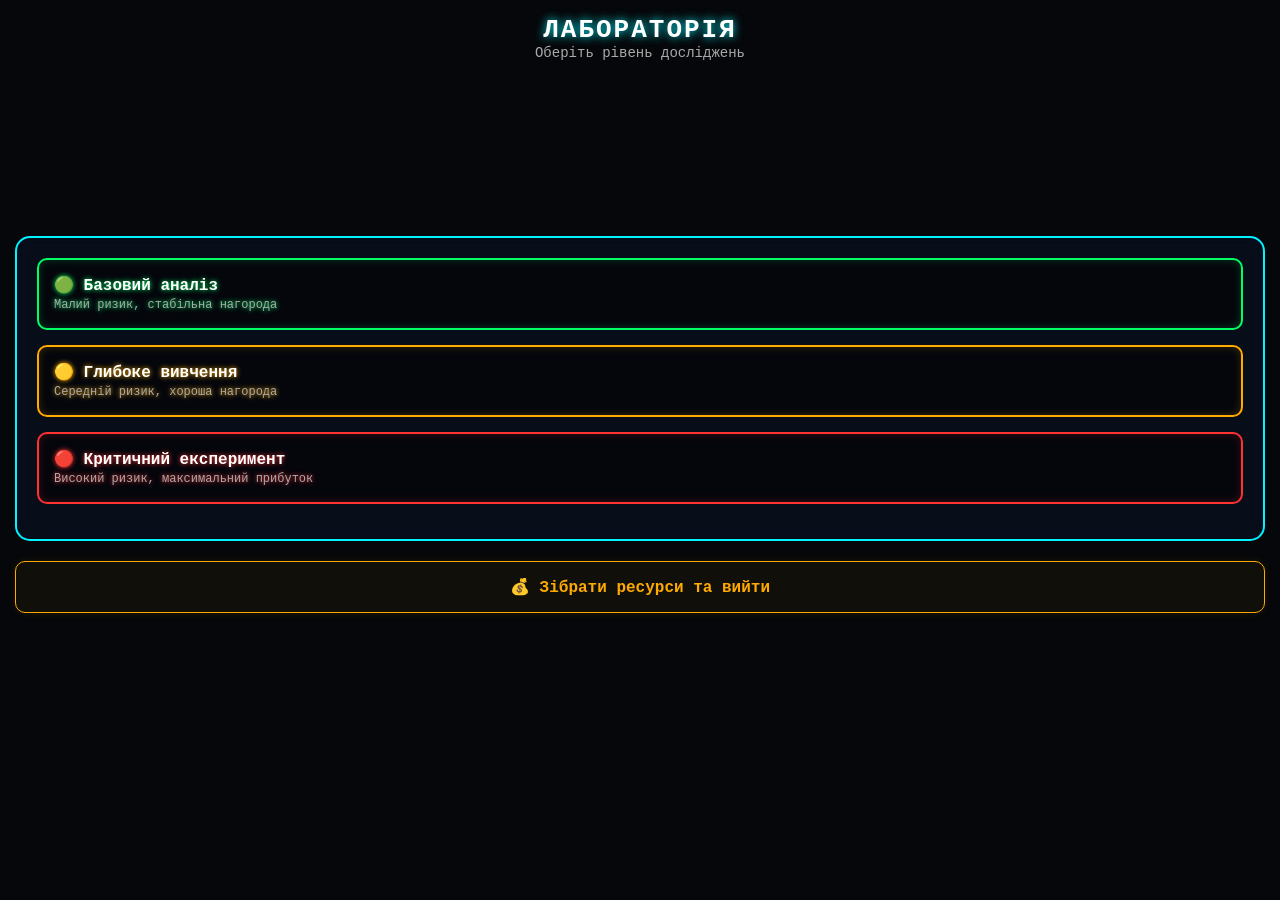
<file: lab.html>
<!DOCTYPE html>
<html lang="uk">
<head>
    <meta charset="UTF-8">
    <meta name="viewport" content="width=device-width, initial-scale=1.0, maximum-scale=1.0, user-scalable=no">
    <title>Дослідницький Центр</title>
    <link rel="stylesheet" href="CSS/Earth.css">
    <script src="https://telegram.org/js/telegram-web-app.js"></script>
    <style>
        .header-title { text-align: center; font-size: 26px; font-weight: bold; color: white; text-shadow: 0 0 10px var(--accent-cyan); margin-top: 15px; text-transform: uppercase; letter-spacing: 2px;}
        .header-subtitle { text-align: center; color: #aaa; font-size: 14px; margin-bottom: 10px; }
        
        .quiz-container { background: rgba(10, 15, 30, 0.85); border: 2px solid var(--accent-cyan); border-radius: 15px; padding: 20px; margin: 15px; text-align: center; backdrop-filter: blur(10px); transition: all 0.4s ease-in-out; }
        .question-text { font-size: 18px; margin-bottom: 20px; color: white; }
        .reward-text { color: #ffaa00; font-weight: bold; margin-bottom: 15px; white-space: pre-line; }

        /* === АНІМАЦІЇ КНОПОК === */
        .diff-btn { display: block; width: 100%; padding: 15px; margin-bottom: 15px; background: rgba(0, 0, 0, 0.5); border: 2px solid; border-radius: 10px; font-family: 'Courier New', monospace; font-size: 16px; font-weight: bold; cursor: pointer; color: white; text-align: left; transition: all 0.3s ease-out; }
        .diff-btn:hover { filter: brightness(1.3); transform: translateY(-3px); }
        .diff-easy { border-color: #00ff64; box-shadow: inset 0 0 10px rgba(0, 255, 100, 0.2); text-shadow: 0 0 5px #00ff64; }
        .diff-med { border-color: #ffaa00; box-shadow: inset 0 0 10px rgba(255, 170, 0, 0.2); text-shadow: 0 0 5px #ffaa00; }
        .diff-hard { border-color: #ff3232; box-shadow: inset 0 0 10px rgba(255, 50, 50, 0.2); text-shadow: 0 0 5px #ff3232; }

        @keyframes optionFadeIn { from { opacity: 0; transform: translateY(15px) scale(0.95); } to { opacity: 1; transform: translateY(0) scale(1); } }
        .option-btn { display: block; width: 100%; padding: 15px; margin-bottom: 10px; background: rgba(0, 243, 255, 0.1); border: 1px solid var(--accent-cyan); color: var(--accent-cyan); border-radius: 10px; font-family: 'Courier New', monospace; font-size: 16px; cursor: pointer; transition: all 0.25s ease-out; }
        .option-btn:hover { background: rgba(0, 243, 255, 0.3); color: white; transform: scale(1.03); box-shadow: 0 0 15px rgba(0, 243, 255, 0.5); }
        .option-btn.correct { background: rgba(0, 255, 100, 0.4); border-color: #00ff64; color: #00ff64; box-shadow: 0 0 20px rgba(0, 255, 100, 0.6) !important; }
        .option-btn.wrong { background: rgba(255, 50, 50, 0.4); border-color: #ff3232; color: #ff3232; box-shadow: 0 0 20px rgba(255, 50, 50, 0.6) !important; }

        .action-btn { display: block; width: 100%; padding: 15px; margin-top: 20px; background: rgba(0, 243, 255, 0.05); border: 1px solid var(--accent-cyan); color: var(--accent-cyan); border-radius: 10px; font-family: 'Courier New', monospace; font-size: 16px; font-weight: bold; cursor: pointer; transition: all 0.3s ease; box-shadow: 0 0 10px rgba(0, 243, 255, 0.1); }
        .action-btn:hover { background: var(--accent-cyan); color: #000; box-shadow: 0 0 20px var(--accent-cyan); transform: scale(1.02); }
        .leave-btn { border-color: #ffaa00; color: #ffaa00; box-shadow: 0 0 10px rgba(255, 170, 0, 0.1); background: rgba(255, 170, 0, 0.05); margin: 20px auto; width: calc(100% - 30px); }
        .leave-btn:hover { background: #ffaa00; color: #000; box-shadow: 0 0 25px #ffaa00; }

        /* ========================================= */
        /* === ВЕЛИКІ ВІЗУАЛЬНІ АНІМАЦІЇ === */
        /* ========================================= */
        .visual-container {
            height: 140px; display: flex; justify-content: center; align-items: center; 
            position: relative; margin-bottom: 20px; margin-top: 15px;
        }
        
        /* 1. ЗЕМЛЯ (Орбіта) */
        .anim-earth { font-size: 90px; z-index: 2; position: relative; filter: drop-shadow(0 0 15px rgba(0, 150, 255, 0.5)); }
        .anim-satellite { font-size: 28px; position: absolute; z-index: 3;
            animation: orbitAnim 4s linear infinite; transform-origin: center; 
        }
        @keyframes orbitAnim { 
            0% { transform: rotate(0deg) translateX(70px) rotate(0deg); } 
            100% { transform: rotate(360deg) translateX(70px) rotate(-360deg); } 
        }

        /* 2. МІСЯЦЬ (Сяйво та Зірки) */
        .anim-moon { font-size: 90px; z-index: 2; position: relative; filter: drop-shadow(0 0 20px rgba(200, 200, 255, 0.8)); }
        .anim-star { position: absolute; font-size: 20px; animation: twinkleAnim 1.5s infinite alternate; }
        @keyframes twinkleAnim { 0% { opacity: 0.2; transform: scale(0.8); } 100% { opacity: 1; transform: scale(1.3); filter: drop-shadow(0 0 5px white); } }

        /* 3. МАРС (Радар / Сканер) */
        .anim-mars { font-size: 90px; z-index: 2; position: relative; filter: drop-shadow(0 0 15px rgba(255, 50, 50, 0.6)); }
        .anim-ring { position: absolute; width: 90px; height: 90px; border: 2px solid rgba(255, 50, 50, 0.8); border-radius: 50%; z-index: 1; animation: ringPulseAnim 2s linear infinite; }
        .anim-ring:nth-child(2) { animation-delay: 1s; }
        @keyframes ringPulseAnim { 0% { transform: scale(1); opacity: 1; } 100% { transform: scale(2.3); opacity: 0; } }

        /* 4. ЮПІТЕР (Блискавки) */
        .anim-jupiter { font-size: 100px; z-index: 2; position: relative; filter: drop-shadow(0 0 15px rgba(255, 200, 100, 0.5)); }
        .anim-spark { position: absolute; font-size: 35px; z-index: 3; opacity: 0; animation: flashAnim 2s infinite; }
        @keyframes flashAnim { 0%, 90% { opacity: 0; } 92% { opacity: 1; filter: drop-shadow(0 0 10px #00f3ff); transform: scale(1.2) rotate(15deg); } 95% { opacity: 0; } 97% { opacity: 1; } 100% { opacity: 0; } }
    </style>
</head>
<body>
    <div id="space-container"></div>
    
    <div id="labTitle" class="header-title">ЛАБОРАТОРІЯ</div>
    <div id="labSubtitle" class="header-subtitle">Оберіть рівень досліджень</div>

    <div id="planetVisual" class="visual-container"></div>

    <div class="quiz-container" id="menuBox">
        <button class="diff-btn diff-easy" onclick="startQuiz('easy')">🟢 Базовий аналіз<br><span style="font-size:12px; color:#aaa; font-weight:normal;">Малий ризик, стабільна нагорода</span></button>
        <button class="diff-btn diff-med" onclick="startQuiz('medium')">🟡 Глибоке вивчення<br><span style="font-size:12px; color:#aaa; font-weight:normal;">Середній ризик, хороша нагорода</span></button>
        <button class="diff-btn diff-hard" onclick="startQuiz('hard')">🔴 Критичний експеримент<br><span style="font-size:12px; color:#aaa; font-weight:normal;">Високий ризик, максимальний прибуток</span></button>
    </div>

   <div class="quiz-container" id="quizBox" style="display: none; opacity: 0;">
        <h3 class="reward-text" id="rewardDisplay">Завантаження...</h3>
        <div id="attemptsDisplay" style="color: #aaa; font-size: 14px; margin-bottom: 15px; font-weight: bold;"></div>
        
        <div class="question-text" id="questionText">Встановлюємо зв'язок із сервером...</div>
        <div id="optionsContainer"></div>
        <button class="action-btn" onclick="showMenu()">↩ Змінити складність</button>
    </div>

    <button class="action-btn leave-btn" onclick="leaveLab()">💰 Зібрати ресурси та вийти</button>

    <script>
        window.Telegram.WebApp.expand();
        let currentQuizId = null;
        let currentDiff = 'easy';
        
        let sessionCoins = 0;
        let sessionMain = 0;
        let sessionRare = 0;
        
        const urlParams = new URLSearchParams(window.location.search);
        const familyId = urlParams.get('family_id');
        const planet = (urlParams.get('planet') || 'Earth').toLowerCase(); 
        const userId = urlParams.get('user_id');

        // === ОНОВЛЕНА ГЕНЕРАЦІЯ ВІЗУАЛУ ТА НАЗВ ===
        // Видалили смайлики з назв лабораторій
        const labNames = { 'earth': 'ОРБІТА', 'moon': 'МІСЯЧНЕ СЯЙВО', 'mars': 'АРЕС', 'jupiter': 'ГАЛІЛЕО' };
        document.getElementById('labTitle').innerText = `ЛАБОРАТОРІЯ "${labNames[planet] || planet.toUpperCase()}"`;

        const visualBox = document.getElementById('planetVisual');
        if (planet === 'earth') {
            visualBox.innerHTML = `<div class="anim-earth">🌍</div><div class="anim-satellite">🛰️</div>`;
        } else if (planet === 'moon') {
            visualBox.innerHTML = `<div class="anim-moon">🌑</div>
                                   <div class="anim-star" style="top:20px; left:25%;">✨</div>
                                   <div class="anim-star" style="top:100px; left:65%; animation-delay: 0.5s;">✨</div>
                                   <div class="anim-star" style="top:40px; left:75%; animation-delay: 1s;">✨</div>`;
        } else if (planet === 'mars') {
            visualBox.innerHTML = `<div class="anim-ring"></div><div class="anim-ring"></div>
                                   <div class="anim-mars">🔴</div>`;
        } else if (planet === 'jupiter') {
            visualBox.innerHTML = `<div class="anim-jupiter">🪐</div>
                                   <div class="anim-spark" style="top:25px; left:30%;">⚡</div>
                                   <div class="anim-spark" style="top:90px; left:60%; animation-delay: 1s;">⚡</div>`;
        }

        function showMenu() {
            const menu = document.getElementById('menuBox');
            const quiz = document.getElementById('quizBox');
            quiz.style.opacity = '0';
            setTimeout(() => {
                quiz.style.display = 'none';
                menu.style.display = 'block';
                document.getElementById('labSubtitle').innerText = "Оберіть рівень досліджень";
            }, 400);
        }

        function startQuiz(difficulty) {
            currentDiff = difficulty;
            const menu = document.getElementById('menuBox');
            const quiz = document.getElementById('quizBox');
            menu.style.display = 'none';
            quiz.style.display = 'block';
            setTimeout(() => quiz.style.opacity = '1', 10);
            
            let diffName = difficulty === 'easy' ? '🟢 Базовий аналіз' : difficulty === 'medium' ? '🟡 Глибоке вивчення' : '🔴 Критичний експеримент';
            document.getElementById('labSubtitle').innerText = `Процес: ${diffName}`;
            loadQuiz();
        }

        async function loadQuiz() {
            document.getElementById('questionText').innerText = "Отримуємо дані...";
            document.getElementById('optionsContainer').innerHTML = '';
            document.getElementById('rewardDisplay').innerText = '';
            document.getElementById('attemptsDisplay').innerText = ''; // Очищаємо

            try {
                const res = await fetch(`/api/quiz?family_id=${familyId}&planet=${planet}&difficulty=${currentDiff}`);
                if (!res.ok) {
                    const errData = await res.json().catch(() => ({}));
                    document.getElementById('questionText').innerText = errData.error || "Питань цієї складності поки немає!";
                    document.getElementById('questionText').style.color = "#ff3232"; // Червоний колір для помилки
                    return;
                }
                const data = await res.json();
                currentQuizId = data.id;
                
                document.getElementById('questionText').style.color = "white";
                document.getElementById('rewardDisplay').innerText = `Очікувана нагорода:\n${data.reward_text}`;
                
                // ВІДОБРАЖЕННЯ СПРОБ
                document.getElementById('attemptsDisplay').innerText = `Залишилось спроб на сьогодні: ${data.attempts_left} / 5`;
                
                document.getElementById('questionText').innerText = data.question;
                
                const optsContainer = document.getElementById('optionsContainer');
                data.options.forEach((opt, index) => {
                    const btn = document.createElement('button');
                    btn.className = 'option-btn';
                    btn.innerText = opt;
                    btn.onclick = () => submitAnswer(index, btn);
                    btn.style.animation = `optionFadeIn 0.4s ease-out ${index * 0.1}s both`;
                    optsContainer.appendChild(btn);
                });
            } catch (e) { console.error(e); }
        }

        async function submitAnswer(selectedIndex, btnElement) {
            btnElement.style.animation = 'none';
            document.querySelectorAll('.option-btn').forEach(b => b.disabled = true);

            const res = await fetch('/api/quiz/answer', {
                method: 'POST',
                headers: { 'Content-Type': 'application/json' },
                body: JSON.stringify({ family_id: familyId, quiz_id: currentQuizId, answer: selectedIndex })
            });
            const result = await res.json();

            if (result.correct) {
                btnElement.classList.add('correct');
                document.getElementById('questionText').innerText = `✅ Успіх! Ваш здобуток:\n${result.reward_text}`;
                
                sessionCoins += (result.reward_coins || 0);
                sessionMain += (result.res_main || 0);
                sessionRare += (result.res_rare || 0);

                if(window.Telegram.WebApp.HapticFeedback) window.Telegram.WebApp.HapticFeedback.notificationOccurred('success');
            } else {
                btnElement.classList.add('wrong');
                if (result.correct_index !== undefined) document.querySelectorAll('.option-btn')[result.correct_index].classList.add('correct');
                document.getElementById('questionText').innerText = `❌ Експеримент провалено!`;
                if(window.Telegram.WebApp.HapticFeedback) window.Telegram.WebApp.HapticFeedback.notificationOccurred('error');
            }
            setTimeout(loadQuiz, 2500);
        }

        async function leaveLab() {
            if (sessionCoins > 0 && userId) {
                try {
                    await fetch('/api/quiz/leave', {
                        method: 'POST',
                        headers: { 'Content-Type': 'application/json' },
                        body: JSON.stringify({ user_id: userId, planet: planet, coins: sessionCoins, main: sessionMain, rare: sessionRare })
                    });
                } catch (e) { console.error("Помилка збереження", e); }
            }
            window.Telegram.WebApp.close();
        }
    </script>
</body>
</html>
</file>
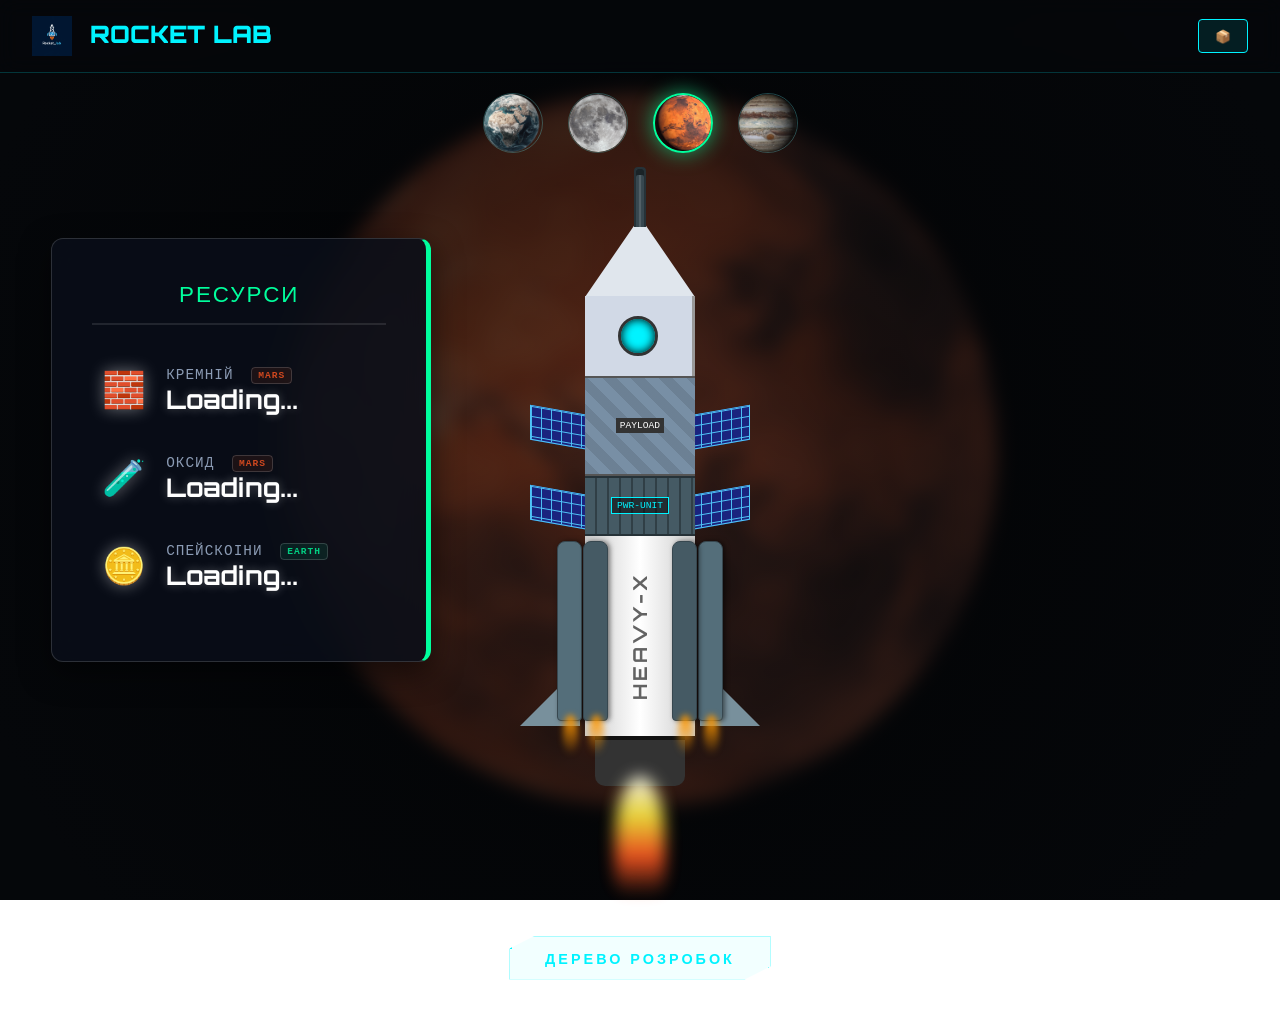
<file: Mars.html>
<!DOCTYPE html>
<html lang="uk">
<head>
    <meta charset="UTF-8">
    <meta name="viewport" content="width=device-width, initial-scale=1.0">
    <title>AERO-X | Heavy Launch System</title>
    <link href="https://fonts.googleapis.com/css2?family=Orbitron:wght@400;500;700;900&family=Rajdhani:wght@300;500;700&display=swap" rel="stylesheet">
    <link rel="stylesheet" href="CSS/Mars.css">
</head>
<body>

    <div id="space-container" class="bg-mars"></div>
    
    <header>
        <div class="logo">
            <img src="images/Logo_for_site.png" alt="ROCKET LAB">
            <span>ROCKET LAB</span>
        </div>
        <div class="status-badge inventory-sq">
            📦
        </div>
    </header>

    <div class="planet-bar">
        <div class="planet-item">
            <img src="images/Earth.png" alt="EARTH">
            <span class="planet-name">EARTH</span>
        </div>

        <div class="planet-item">
            <img src="images/Moon.png" alt="MOON">
            <span class="planet-name">MOON</span>
        </div>

        <div class="planet-item active">
            <img src="images/Mars.png" alt="MARS">
            <span class="planet-name">MARS</span>
        </div>

        <div class="planet-item">
            <img src="images/Jupiter.png" alt="JUPITER">
            <span class="planet-name">JUPITER</span>
        </div>
    </div>


    <main class="hero-container">
        
      <div class="resources-panel">
            <div class="res-header">РЕСУРСИ</div>
            
            <div class="res-item">
                <span class="res-icon">🧱</span> <div class="res-data">
                    <span class="res-name">Кремній <span class="planet-tag mars">MARS</span></span>
                    <span class="res-value" id="val-silicon">Loading...</span>
                </div>
            </div>

            <div class="res-item">
                <span class="res-icon">🧪</span> <div class="res-data">
                    <span class="res-name">Оксид <span class="planet-tag mars">MARS</span></span>
                    <span class="res-value" id="val-oxide">Loading...</span>
                </div>
            </div>
            <div class="res-item">
                <span class="res-icon">🪙</span>
                <div class="res-data">
                    <span class="res-name">Спейскоіни <span class="planet-tag earth">EARTH</span></span>
                    <span class="res-value" id="val-coins">Loading...</span>
                </div>
            </div>
        </div>

        <div class="rocket-shaker"> 
           <div class="rocket-stage">
                <div class="module r-cannon" data-module="weapons"></div>
                <div class="module r-nose" data-module="nose"></div>

                <div class="module r-cabin" data-module="cabin">
                    <div class="window"></div>
                </div>
            
                <div class="module r-cargo" data-module="cargo">
                    <div class="cargo-door"></div>
                    <span class="tech-label">PAYLOAD</span>
                </div>
            
                <div class="module r-service" data-module="solar">
                    <span class="tech-label small">PWR-UNIT</span>
                </div>

                <div class="solar-array">
                    <div class="module solar-panel left-upper" data-module="solar"></div>
                    <div class="module solar-panel left-lower" data-module="solar"></div>
                    <div class="module solar-panel right-upper" data-module="solar"></div>
                    <div class="module solar-panel right-lower" data-module="solar"></div>
                </div>
            
                <div class="module r-body" data-module="body">
                    <span class="logo-print">HEAVY-X</span>

                    <div class="boosters-container">
                        <div class="module booster booster-l1" data-module="booster"><div class="booster-flame"></div></div>
                        <div class="module booster booster-l2" data-module="booster"><div class="booster-flame"></div></div>

                        <div class="module booster booster-r1" data-module="booster"><div class="booster-flame"></div></div>
                        <div class="module booster booster-r2" data-module="booster"><div class="booster-flame"></div></div>
                    </div>
                
                    <div class="r-fins">
                        <div class="module fin-left" data-module="fins"></div>
                        <div class="module fin-right" data-module="fins"></div>
                    </div>
                </div>

                <div class="module r-engine" data-module="engine"></div>
                <div class="flame main-flame"></div>
            </div> <div class="tech-tree-container">
            <button class="tech-tree-btn">
                <span class="btn-scan-line"></span>
                <span class="btn-text">ДЕРЕВО РОЗРОБОК</span>
                <div class="btn-corners"></div>
            </button>
            </div>
            </div>
        </div>

       <div class="info-panel" id="infoPanel">
            <h2 class="panel-header" id="panelTitle">ОЧІКУВАННЯ СИСТЕМИ</h2>
            <p class="panel-desc" id="panelDesc" style="text-align: center;">
                Натисніть на деталь ракети для сканування<br><br>
                <span class="gear-icon">⚙️</span>
            </p>
            
            <div class="stats-container" id="statsContainer" style="display: none;">
                <div class="stat-row">
                    <div class="stat-label"><span>Ефективність</span><span id="statIntegrity">0%</span></div>
                    <div class="progress-bg"><div class="progress-fill" id="barIntegrity" style="width: 0%"></div></div>
                </div>
                <div class="stat-row">
                    <div class="stat-label"><span>Tech Level</span><span id="statLevel">MK-1</span></div>
                    <div class="progress-bg"><div class="progress-fill" id="barLevel" style="width: 0%"></div></div>
                </div>
            </div>

            <button class="upgrade-btn" style="display: none;">Initiate Upgrade</button>
        </div>

    </main>
    
    <script src="JS/config.js"></script>
    <script src="https://telegram.org/js/telegram-web-app.js"></script>
    <script src="JS/Mars.js"></script>
</body>
</html>
</file>
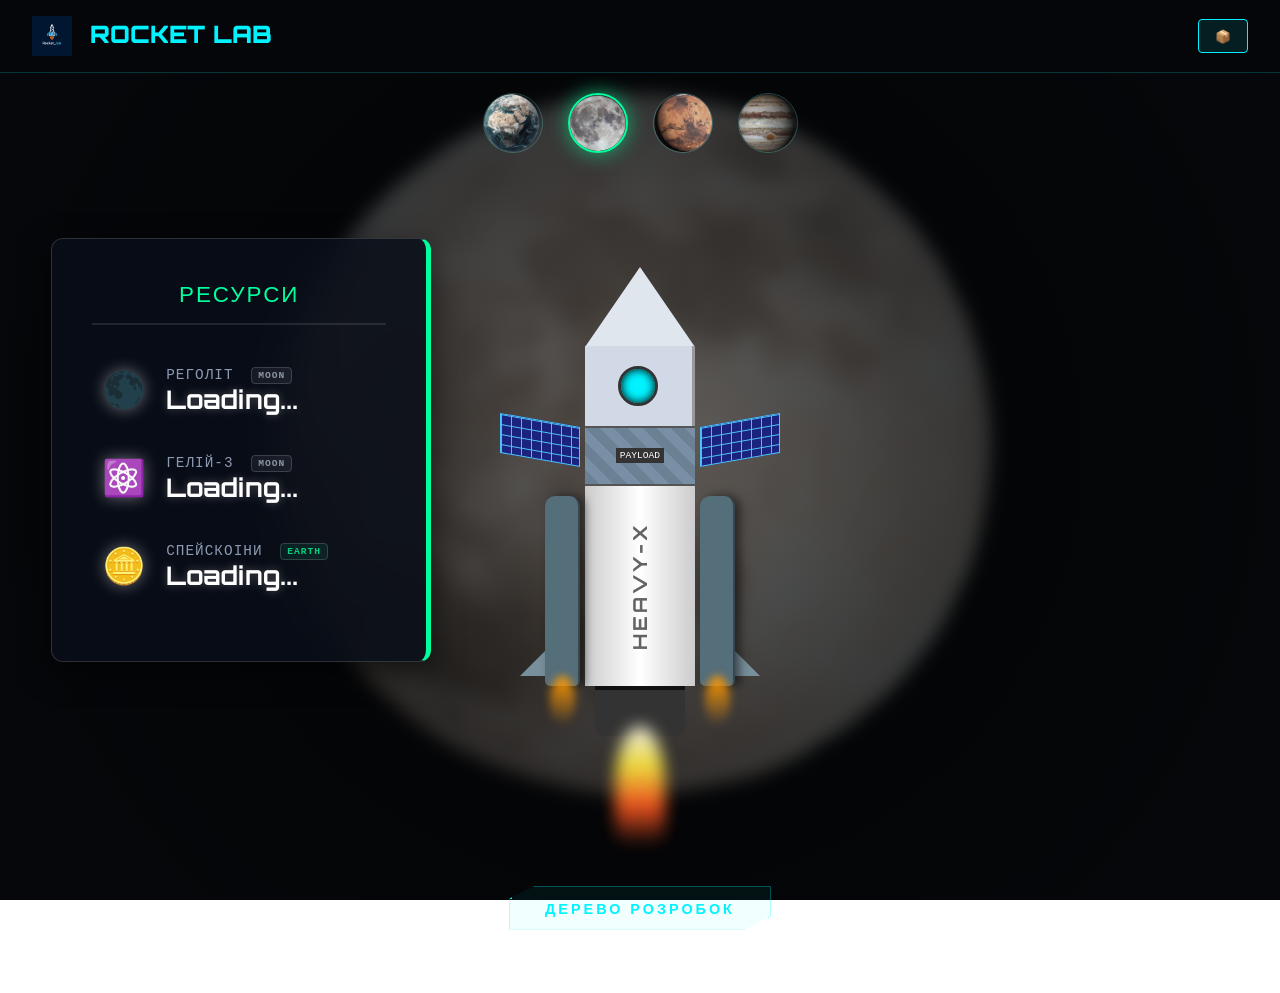
<file: Moon.html>
<!DOCTYPE html>
<html lang="uk">
<head>
    <meta charset="UTF-8">
    <meta name="viewport" content="width=device-width, initial-scale=1.0">
    <title>AERO-X | Heavy Launch System</title>
    <link href="https://fonts.googleapis.com/css2?family=Orbitron:wght@400;500;700;900&family=Rajdhani:wght@300;500;700&display=swap" rel="stylesheet">
    <link rel="stylesheet" href="CSS/Moon.css">
</head>
<body>

    <div id="space-container" class="bg-moon"></div>
    
    <header>
        <div class="logo">
            <img src="images/Logo_for_site.png" alt="ROCKET LAB">
            <span>ROCKET LAB</span>
        </div>
        <div class="status-badge inventory-sq">
            📦
        </div>
    </header>

    <div class="planet-bar">
        <div class="planet-item">
            <img src="images/Earth.png" alt="EARTH">
            <span class="planet-name">EARTH</span>
        </div>

        <div class="planet-item active">
            <img src="images/Moon.png" alt="MOON">
            <span class="planet-name">MOON</span>
        </div>

        <div class="planet-item">
            <img src="images/Mars.png" alt="MARS">
            <span class="planet-name">MARS</span>
        </div>

        <div class="planet-item">
            <img src="images/Jupiter.png" alt="JUPITER">
            <span class="planet-name">JUPITER</span>
        </div>
    </div>


    <main class="hero-container">
        
      <div class="resources-panel">
            <div class="res-header">РЕСУРСИ</div>
            
            <div class="res-item">
                <span class="res-icon">🌑</span> <div class="res-data">
                    <span class="res-name">Реголіт <span class="planet-tag moon">MOON</span></span>
                    <span class="res-value" id="val-regolith">Loading...</span>
                </div>
            </div>

            <div class="res-item">
                <span class="res-icon">⚛️</span> <div class="res-data">
                    <span class="res-name">Гелій-3 <span class="planet-tag moon">MOON</span></span>
                    <span class="res-value" id="val-he3">Loading...</span>
                </div>
            </div>
            <div class="res-item">
                <span class="res-icon">🪙</span>
                <div class="res-data">
                    <span class="res-name">Спейскоіни <span class="planet-tag earth">EARTH</span></span>
                    <span class="res-value" id="val-coins">Loading...</span>
                </div>
            </div>
        </div>

        <div class="rocket-shaker"> 
            <div class="rocket-stage">
                
                <div class="module r-nose" data-module="nose"></div>
                
                <div class="module r-cabin" data-module="cabin">
                    <div class="window"></div>
                </div>

                <div class="module r-cargo" data-module="cargo">
                    <div class="cargo-door"></div>
                    <span class="tech-label">PAYLOAD</span>
                </div>
                
                <div class="solar-array">
                    <div class="module solar-left" data-module="solar"></div>
                    <div class="module solar-right" data-module="solar"></div>
                </div>

                <div class="module r-body" data-module="body">
                    <span class="logo-print">HEAVY-X</span>
                    
                    <div class="boosters-container">
                        <div class="module booster left-booster" data-module="booster">
                            <div class="booster-flame"></div>
                        </div>
                        <div class="module booster right-booster" data-module="booster">
                            <div class="booster-flame"></div>
                        </div>
                    </div>

                    <div class="r-fins">
                        <div class="module fin-left" data-module="fins"></div>
                        <div class="module fin-right" data-module="fins"></div>
                    </div>
                </div>
                
                <div class="module r-engine" data-module="engine"></div>
                <div class="flame main-flame"></div>
            </div>
            <div class="tech-tree-container">
                <button class="tech-tree-btn">
                    <span class="btn-scan-line"></span>
                    <span class="btn-text">ДЕРЕВО РОЗРОБОК</span>
                    <div class="btn-corners"></div>
                </button>
            </div>
        </div>

        <div class="info-panel" id="infoPanel">
            <h2 class="panel-header" id="panelTitle">ОЧІКУВАННЯ СИСТЕМИ</h2>
            <p class="panel-desc" id="panelDesc" style="text-align: center;">
                Натисніть на деталь ракети для сканування<br><br>
                <span class="gear-icon">⚙️</span>
            </p>
            
            <div class="stats-container" id="statsContainer" style="display: none;">
                <div class="stat-row">
                    <div class="stat-label"><span>Ефективність</span><span id="statIntegrity">0%</span></div>
                    <div class="progress-bg"><div class="progress-fill" id="barIntegrity" style="width: 0%"></div></div>
                </div>
                <div class="stat-row">
                    <div class="stat-label"><span>Рівень Технологій</span><span id="statLevel">MK-1</span></div>
                    <div class="progress-bg"><div class="progress-fill" id="barLevel" style="width: 0%"></div></div>
                </div>
            </div>

            <button class="upgrade-btn" style="display: none;">Initiate Upgrade</button>
        </div>

    </main>
    
    <script src="JS/config.js"></script>
    <script src="https://telegram.org/js/telegram-web-app.js"></script>
    <script src="JS/Moon.js"></script>
</body>
</html>
</file>
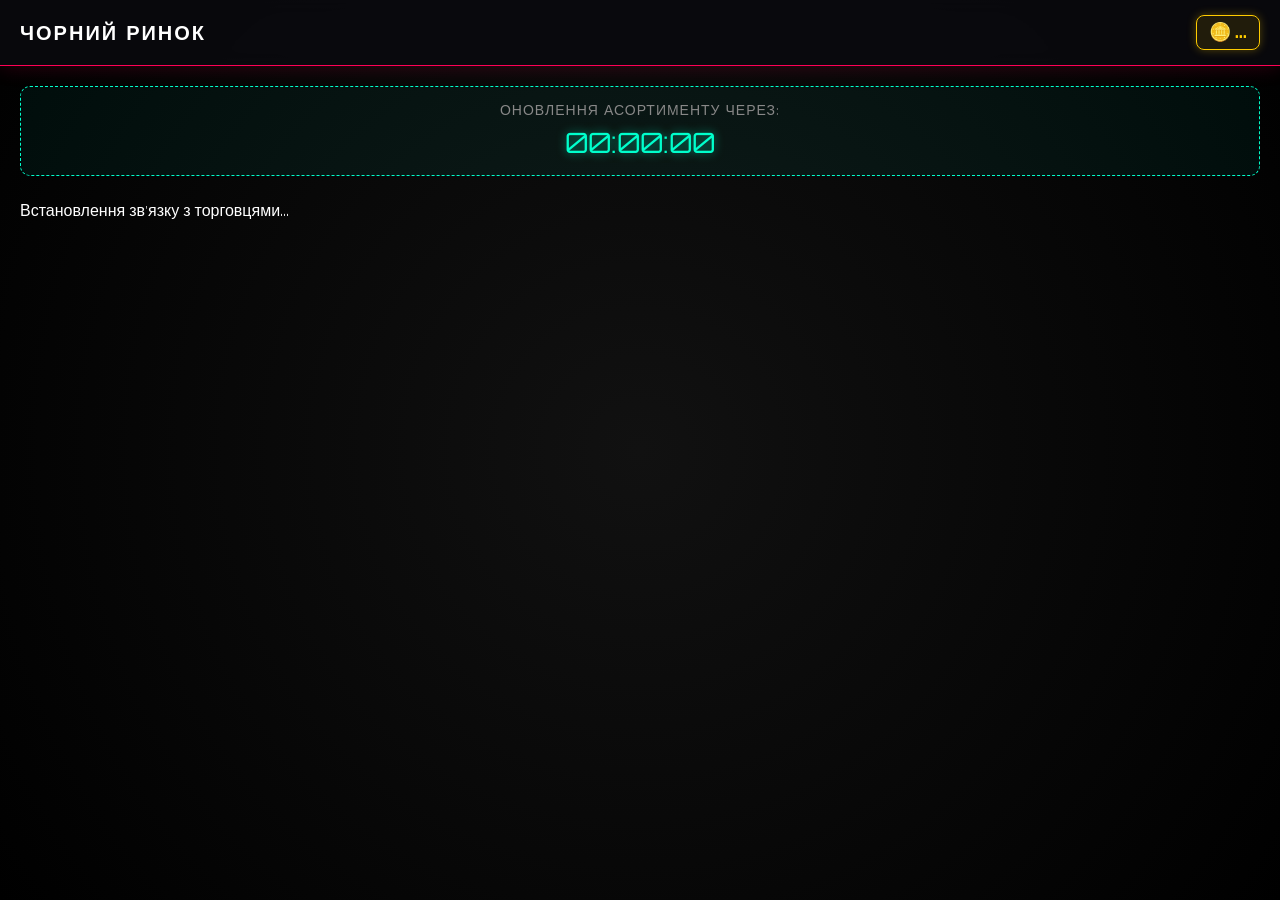
<file: shop.html>
<!DOCTYPE html>
<html lang="uk">
<head>
    <meta charset="UTF-8">
    <meta name="viewport" content="width=device-width, initial-scale=1.0, maximum-scale=1.0, user-scalable=no">
    <title>Black Market | Rocket Lab</title>
    <link href="https://fonts.googleapis.com/css2?family=Orbitron:wght@400;700;900&family=Rajdhani:wght@500;700&display=swap" rel="stylesheet">
    <link rel="stylesheet" href="CSS/shop.css">
    <script src="https://telegram.org/js/telegram-web-app.js"></script>
</head>
<body>
    <div class="stars-bg"></div>

    <header class="shop-header">
        <div class="header-left">
            <h1>ЧОРНИЙ РИНОК</h1>
        </div>
        <div class="balance-badge">
            🪙 <span id="user-balance">...</span>
        </div>
    </header>

    <main class="shop-container">
        <div class="timer-box">
            <span class="timer-label">ОНОВЛЕННЯ АСОРТИМЕНТУ ЧЕРЕЗ:</span>
            <div id="countdown" class="timer-value">00:00:00</div>
        </div>

        <div class="offers-grid" id="offers-container">
            <div class="loading-text">Встановлення зв'язку з торговцями...</div>
        </div>
    </main>

    <div id="toast" class="toast hidden">Успішно придбано!</div>

    <script src="JS/shop.js"></script>
</body>
</html>
</file>
<file: CSS/Earth.css>
/* --- ЗМІННІ ТА БАЗА --- */
:root {
    --bg-deep: #05070a;
    --bg-panel: rgba(16, 20, 35, 0.75);
    --accent-cyan: #00f3ff;
    --accent-orange: #ff9d00;
    --accent-green: #00ff9d;
    --text-main: #e0e6ed;
    --text-muted: #8b9bb4;
    --font-ui: 'Orbitron', sans-serif;
    --font-body: 'Rajdhani', sans-serif;
}

* { box-sizing: border-box; margin: 0; padding: 0; }

body {
    margin: 0;
    padding: 0;
    min-height: 100vh;
    font-family: 'Courier New', Courier, monospace; /* Технічний шрифт */
    color: #fff;
    
    /* Дозволяємо вертикальну прокрутку контенту */
    overflow-y: auto; 
    overflow-x: hidden;
    
    /* Робимо фон body прозорим, щоб було видно space-container під ним */
    background: transparent; 
}

/* --- ФОНОВИЙ КОНТЕЙНЕР (КОСМОС) --- */
#space-container {
    position: fixed;
    top: 0;
    left: 0;
    width: 100%;
    height: 100%;
    z-index: -1; /* Глобально позаду всього контенту */
    overflow: hidden;
    background: #05070a; /* Колір підкладки, якщо картинка не завантажиться */
}

#space-container::before {
    content: '';
    position: absolute;
    top: 0;
    left: 0;
    width: 100%;
    height: 100%;
    
    /* Налаштування масштабування картинки */
    background-size: cover; 
    background-position: center;
    background-repeat: no-repeat;
    
    /* ЕФЕКТИ: Розмиття та Затемнення */
    filter: blur(8px) brightness(0.4); 
    
    /* Щоб краї розмиття не виходили білими, трохи збільшуємо шар */
    transform: scale(1.1); 
    
    z-index: 0; /* Найнижчий шар всередині контейнера */
}

/* Градієнт поверх картинки, щоб додати глибини (Опціонально) */
#space-container::after {
    content: '';
    position: absolute;
    top: 0; left: 0; width: 100%; height: 100%;
    background: radial-gradient(circle at center, transparent 0%, #05070a 90%);
    z-index: 1;
}

.bg-earth::before {
    background-image: url('/images/bg_earth.png'); /* Шлях до твого фото Землі */
}

.bg-moon::before {
    background-image: url('/images/bg_moon.png');
}

.bg-mars::before {
    background-image: url('/images/bg_mars.png');
}

.bg-jupiter::before {
    background-image: url('/images/bg_jupiter.png');
}

/* --- ЗІРКИ --- */
.star {
    position: absolute;
    background: white;
    border-radius: 50%;
    opacity: 0.8;
    box-shadow: 0 0 4px rgba(255, 255, 255, 0.8);
    /* Важливо: використовуємо анімацію польоту */
    animation: spaceFlight linear infinite;
    z-index: 2;
}

/* Блакитні зірки (для середньої дистанції) */
.star.blue {
    background: #00f3ff;
    box-shadow: 0 0 6px #00f3ff;
}

/* Туманні далекі зірки (nebula) */
.star.nebula {
    background: #bd00ff;
    opacity: 0.4;
    filter: blur(2px); /* Розмиття */
    box-shadow: 0 0 10px #bd00ff;
}

/* --- АНІМАЦІЯ ПОЛЬОТУ (Зверху вниз) --- */
@keyframes spaceFlight {
    0% {
        transform: translateY(-10vh); /* Починаємо трохи вище екрану */
        opacity: 0;
    }
    10% {
        opacity: 1;
    }
    90% {
        opacity: 1;
    }
    100% {
        transform: translateY(110vh); /* Вилітаємо за низ екрану */
        opacity: 0;
    }
}
/* --- HEADER --- */
header {
    position: sticky; 
    top: 0; 
    display: flex; 
    justify-content: space-between;
    align-items: center; 
    padding: 1rem 2rem;
    /* Напівпрозорий фон з розмиттям */
    background: rgba(5, 7, 10, 0.8); 
    backdrop-filter: blur(10px);
    border-bottom: 1px solid rgba(0, 243, 255, 0.2); 
    z-index: 100;
}

.content {
    padding: 20px;
    text-align: center;
    font-size: 1.2rem;
}

.logo { font-family: var(--font-ui); font-weight: 900; font-size: 1.5rem; color: var(--accent-cyan); }

.logo img {
    height: 40px; width: auto; vertical-align: middle; margin-right: 10px;
}
.status-badge {
    font-family: var(--font-ui); font-size: 0.8rem; padding: 8px 16px;
    border: 1px solid var(--accent-cyan); color: var(--accent-cyan);
    background: rgba(0, 243, 255, 0.1); border-radius: 4px;
    display: flex; align-items: center; gap: 8px;
}
.status-dot {
    width: 8px; height: 8px; background: var(--accent-green);
    border-radius: 50%; box-shadow: 0 0 10px var(--accent-green);
    animation: pulse 1s infinite alternate;
}
@keyframes pulse { from { opacity: 0.5; } to { opacity: 1; } }

/* --- АНІМОВАНІ ПЛАНЕТИ --- */
.planet-nav {
    position: absolute; top: 100px; left: 50%; transform: translateX(-50%);
    display: flex; gap: 3rem; z-index: 90;
}
.planet-wrap {
    position: relative; cursor: pointer; text-align: center;
    transition: transform 0.3s;
}
.planet-wrap:hover { transform: scale(1.15); z-index: 10; }

.planet {
    width: 80px; height: 80px;
    border-radius: 50%;
    position: relative;
    overflow: hidden;
    box-shadow: inset -15px -15px 30px rgba(0,0,0,0.9), 0 0 15px rgba(0,0,0,0.5);
    border: 1px solid rgba(255,255,255,0.1);
    background-color: #000;
}

.planet-bar {
    display: flex;
    justify-content: center;
    gap: 25px; /* Зменшено відстань */
    margin: 20px 0;
    flex-wrap: wrap;
    z-index: 110;
}

.planet-item {
    position: relative;
    width: 60px;  /* Зменшено розмір з 120px до 60px */
    height: 60px;
    cursor: pointer;
    transition: all 0.4s cubic-bezier(0.175, 0.885, 0.32, 1.275);
}

.planet-item img {
    width: 100%;
    height: 100%;
    object-fit: cover;
    border-radius: 50%;
    border: 1px solid rgba(0, 243, 255, 0.3);
    filter: grayscale(0.5); /* Неактивні планети трохи сірі */
    transition: all 0.3s ease;
}

/* Назва планети (Вилітає вниз) */
.planet-name {
    position: absolute;
    top: 100%; /* Початок від низу планети */
    left: 50%;
    transform: translate(-50%, -10px); /* Початкова позиція трохи вище */
    font-family: 'Orbitron', sans-serif;
    font-size: 0.7rem;
    font-weight: 700;
    color: var(--accent-cyan);
    letter-spacing: 2px;
    opacity: 0;
    pointer-events: none;
    transition: all 0.4s ease;
    text-shadow: 0 0 10px rgba(0, 243, 255, 0.8);
    padding-top: 10px;
}

/* --- ЕФЕКТИ ПРИ НАВЕДЕННІ --- */
.planet-item:hover {
    transform: scale(1.2);
}

.planet-item:hover img {
    filter: grayscale(0);
    border-color: var(--accent-cyan);
    box-shadow: 0 0 15px rgba(0, 243, 255, 0.5);
}

.planet-item:hover .planet-name {
    opacity: 1;
    transform: translate(-50%, 5px); /* Вилітає вниз на 5px */
}

/* Активна планета */
.planet-item.active img {
    filter: grayscale(0);
    border: 2px solid var(--accent-green);
    box-shadow: 0 0 20px rgba(0, 255, 157, 0.6);
}

.planet-item.active .planet-name {
    color: var(--accent-green);
    text-shadow: 0 0 10px rgba(0, 255, 157, 0.8);
}

.planet-name {
    color: #aaa;
    text-shadow:
        0 0 5px #aaa,
        0 0 10px #aaa,
        0 0 15px #aaa;
}


@keyframes planetRotate {
    0% { transform: translateX(0); }
    100% { transform: translateX(-50%); }
}

.planet-label {
    position: absolute; bottom: -25px; width: 100%; left: 0;
    font-family: var(--font-ui); font-size: 0.8rem; color: var(--accent-cyan);
    opacity: 0; transition: 0.3s; font-weight: bold; text-shadow: 0 0 5px var(--accent-cyan);
}
.planet-wrap:hover .planet-label { opacity: 1; bottom: -30px; }

/* --- MAIN LAYOUT --- */
.hero-container {
    display: flex; 
    height: calc(100vh - 80px); 
    align-items: center; 
    justify-content: center; 
    position: relative;
    padding-top: 50px;
    overflow: visible; /* Додайте це, щоб нічого не обрізалося */
}

/* --- ПАНЕЛЬ РЕСУРСІВ --- */
.resources-panel {
    position: fixed; 
    top: 50%; 
    left: 4%; 
    transform: translateY(-50%);
    
    width: 380px; 
    padding: 2.5rem; 
    
    background: rgba(10, 15, 25, 0.85); 
    backdrop-filter: blur(15px);
    border: 1px solid rgba(255,255,255,0.15); 
    border-right: 5px solid var(--accent-green); 
    border-radius: 12px;
    
    box-shadow: 0 10px 30px rgba(0,0,0,0.5); 
    z-index: 1000; 

    /* Анімацію floatPanel видалено для стабільності на мобільних пристроях */
    animation: none; 
    transition: all 0.3s ease-in-out;
}

/* Ефект тільки легкого збільшення при наведенні */
.resources-panel:hover {
    border-color: rgba(255, 255, 255, 0.4);
    box-shadow: 0 10px 30px rgba(0, 255, 157, 0.2);
    /* Залишаємо центрування по вертикалі, легке збільшення */
    transform: translateY(-50%) scale(1.02); 
}

/* --- ПАНЕЛЬ ІНФОРМАЦІЇ --- */
.info-panel {
    position: fixed;
    top: 50%; 
    right: 4%;
    transform: translateY(-50%);
    
    width: 380px;
    padding: 2.5rem;
    
    background: rgba(10, 15, 25, 0.85);
    backdrop-filter: blur(15px);
    border: 1px solid rgba(255, 255, 255, 0.15); 
    border-left: 5px solid var(--accent-cyan);
    border-radius: 12px;
    
    box-shadow: 0 10px 30px rgba(0,0,0,0.5);
    z-index: 1000;
    
    opacity: 0; 
    pointer-events: none; 
    
    /* Анімацію floatPanel видалено, щоб панель не закривала кнопку розробок */
    animation: none;
    transition: all 0.3s ease-in-out;
}

.info-panel.active { 
    opacity: 1; 
    pointer-events: all; 
}

/* Ефект тільки легкого збільшення при наведенні */
.info-panel:hover {
    border-color: rgba(255, 255, 255, 0.4);
    box-shadow: 0 10px 30px rgba(0, 243, 255, 0.2);
    /* Залишаємо центрування по вертикалі, легке збільшення */
    transform: translateY(-50%) scale(1.02);
}

/* ЗАГОЛОВОК (Центрування) */
.res-header {
    font-family: var(--font-ui); 
    color: var(--accent-green);
    font-size: 1.4rem; 
    margin-bottom: 2rem;
    border-bottom: 2px solid rgba(255,255,255,0.1); 
    padding-bottom: 15px;
    letter-spacing: 2px;
    
    /* == ЦЕНТРУВАННЯ == */
    text-align: center; 
    width: 100%;
}

/* Елементи списку */
.res-item { 
    display: flex; 
    align-items: center; 
    gap: 20px; 
    margin-bottom: 20px; 
    
    /* Плавність для кожного рядка */
    padding: 10px;
    border-radius: 8px;
    transition: background 0.3s ease, transform 0.3s ease;
    cursor: default;
}

/* Ефект при наведенні на конкретний ресурс */
.res-item:hover {
    background: rgba(255, 255, 255, 0.05); /* Легкий фон */
    transform: translateX(10px); /* Зсув вправо */
}

.res-item:hover .res-icon {
    transform: scale(1.2); /* Збільшення іконки */
    filter: drop-shadow(0 0 10px var(--accent-green));
}

.res-icon { 
    font-size: 2.2rem; 
    filter: drop-shadow(0 0 8px rgba(255,255,255,0.4)); 
    transition: transform 0.3s cubic-bezier(0.175, 0.885, 0.32, 1.275);
}

.res-data { 
    display: flex; 
    flex-direction: column; 
}

.res-name { 
    font-size: 0.9rem; 
    color: var(--text-muted); 
    text-transform: uppercase; 
    letter-spacing: 1px;
}

.res-value { 
    font-size: 1.6rem; 
    font-family: var(--font-ui); 
    color: #fff; 
    font-weight: bold; 
    text-shadow: 0 0 10px rgba(255, 255, 255, 0.3);
}

.planet-tag {
    font-size: 0.6rem;
    padding: 2px 6px;
    border-radius: 4px;
    margin-left: 8px;
    font-weight: bold;
    opacity: 0.8;
    vertical-align: middle;
    border: 1px solid rgba(255,255,255,0.2);
}

.planet-tag.earth { color: #00ff9d; background: rgba(0, 255, 157, 0.1); }
.planet-tag.moon { color: #aebbc9; background: rgba(174, 187, 201, 0.1); }
.planet-tag.mars { color: #ff5722; background: rgba(255, 87, 34, 0.1); }
.planet-tag.jupiter { color: #ff9d00; background: rgba(255, 157, 0, 0.1); }

@keyframes floatPanel {
    0%, 100% { transform: translateY(-50%); } 50% { transform: translateY(-52%); }
}

/* --- РАКЕТА --- */
.rocket-shaker {
    animation: rumble 0.2s infinite linear;
    z-index: 50;
    margin-top: 20px; /* Зменшено з 80px, щоб підняти все вгору */
    display: flex;
    flex-direction: column;
    align-items: center;
}

@keyframes rumble {
    0% { transform: translate(0, 0); } 25% { transform: translate(-1px, 1px); }
    50% { transform: translate(1px, -1px); } 75% { transform: translate(-1px, -2px); }
    100% { transform: translate(1px, 1px); }
}

.hero-container {
    display: flex; 
    height: calc(100vh - 80px); 
    align-items: center; 
    justify-content: center; 
    position: relative;
    padding-top: 50px;
    overflow: visible; /* Додайте це, щоб нічого не обрізалося */
}

.tech-tree-btn {
    display: inline-block;
    min-width: 220px;
    z-index: 100;
    position: relative;
    padding: 12px 35px;
    background: rgba(0, 243, 255, 0.05);
    border: 1px solid rgba(0, 243, 255, 0.3);
    color: var(--accent-cyan);
    font-family: var(--font-ui);
    font-size: 0.9rem;
    font-weight: 700;
    letter-spacing: 3px;
    cursor: pointer;
    overflow: hidden;
    transition: all 0.3s ease;
    clip-path: polygon(10% 0, 100% 0, 100% 70%, 90% 100%, 0 100%, 0% 30%);
}

/* Ефект сканування при наведенні */
.btn-scan-line {
    position: absolute;
    top: -100%;
    left: 0;
    width: 100%;
    height: 100%;
    background: linear-gradient(to bottom, transparent, rgba(0, 243, 255, 0.2), transparent);
    transition: none;
}

.tech-tree-container {
    display: flex;
    justify-content: center;
    margin-top: 20px; /* Відступ від вогню */
    padding-bottom: 40px; /* Щоб кнопка не прилипала до краю екрана */
    width: 100%;
}
.tech-tree-btn:hover .btn-scan-line {
    animation: scanMove 1.5s infinite linear;
}

.tech-tree-btn:hover {
    background: rgba(0, 243, 255, 0.15);
    border-color: var(--accent-cyan);
    box-shadow: 0 0 20px rgba(0, 243, 255, 0.3);
    transform: translateY(-3px);
}

.tech-tree-btn:active {
    transform: translateY(1px);
}

/* Кутові акценти */
.btn-corners::before, .btn-corners::after {
    content: '';
    position: absolute;
    width: 10px;
    height: 10px;
    border: 2px solid var(--accent-cyan);
}

.btn-corners::before { top: 0; left: 0; border-right: none; border-bottom: none; }
.btn-corners::after { bottom: 0; right: 0; border-left: none; border-top: none; }

@keyframes scanMove {
    0% { top: -100%; }
    100% { top: 100%; }
}

.rocket-stage {
    position: relative; 
    width: 260px; 
    height: auto;
    display: flex; 
    flex-direction: column; 
    align-items: center;
    padding-bottom: 20px; 
}

.module { cursor: pointer; transition: 0.3s; position: relative; }
.module:hover {
filter: drop-shadow(0 0 10px var(--accent-cyan)) brightness(1.2);
z-index: 20; }

.r-nose { width: 0; height: 0; border-left: 55px solid transparent; border-right: 55px solid transparent; border-bottom: 80px solid #e0e6ed; }
.r-cabin { width: 110px; height: 80px; background: #d1d9e6; margin-top: -1px; display: flex; justify-content: center; align-items: center; border-right: 3px solid #999; }
.window { width: 40px; height: 40px; background: #00f3ff; border-radius: 50%; border: 3px solid #333; box-shadow: inset 0 0 10px #000; }
.r-cargo { width: 110px; height: 60px; background: #788fa5; border-top: 2px solid #555; border-bottom: 2px solid #555; display: flex; justify-content: center; align-items: center; background-image: repeating-linear-gradient(45deg, rgba(0,0,0,0.1) 0px, rgba(0,0,0,0.1) 10px, transparent 10px, transparent 20px); }
.tech-label { font-size: 0.6rem; color: #fff; background: #333; padding: 2px 4px; }
.r-body { width: 110px; height: 200px; background: linear-gradient(90deg, #ccc, #fff, #ccc); display: flex; justify-content: center; align-items: center; position: relative; }
.logo-print { writing-mode: vertical-rl; transform: rotate(180deg); font-family: var(--font-ui); font-weight: bold; color: #222; font-size: 1.2rem; opacity: 0.7; letter-spacing: 3px; }

.solar-array { position: absolute; top: 160px; width: 100%; display: flex; justify-content: center; z-index: -2; }
.solar-left, .solar-right { width: 80px; height: 40px; background: #1a237e; border: 1px solid #4fc3f7; background-image: linear-gradient(#4fc3f7 1px, transparent 1px), linear-gradient(90deg, #4fc3f7 1px, transparent 1px); background-size: 10px 10px; transition: transform 0.5s; }
.solar-left { transform: translateX(-60px) skewY(10deg); transform-origin: right; }
.solar-right { transform: translateX(60px) skewY(-10deg); transform-origin: left; }
.solar-left:hover { transform: translateX(-65px) skewY(0deg); } 
.solar-right:hover { transform: translateX(65px) skewY(0deg); }

.boosters-container { position: absolute; top: 10px; width: 100%; height: 100%; pointer-events: none; }
.booster { position: absolute; top: 0; width: 35px; height: 190px; background: #546e7a; border-radius: 10px 10px 5px 5px; border-right: 2px solid #37474f; pointer-events: all; box-shadow: 5px 0 10px rgba(0,0,0,0.5); }
.left-booster { left: -40px; } .right-booster { right: -40px; }
.booster-flame { position: absolute; bottom: -40px; left: 5px; width: 25px; height: 50px; background: linear-gradient(to bottom, #ff9800, transparent); border-radius: 50%; filter: blur(4px); animation: flameFlicker 0.1s infinite alternate; }

.r-fins { position: absolute; bottom: 10px; width: 240px; height: 60px; z-index: -5; }
.fin-left, .fin-right { position: absolute; width: 0; height: 0; border-bottom: 60px solid #78909c; }
.fin-left { left: -63px; border-left: 60px solid transparent; } .fin-right { right: 67px; border-right: 60px solid transparent; }
.r-engine { width: 90px; height: 50px; background: #333; border-bottom-left-radius: 10px; border-bottom-right-radius: 10px; border-top: 4px solid #111; }
.main-flame { width: 50px; height: 120px; background: linear-gradient(to bottom, #fff, #ffeb3b, #ff5722, transparent); border-radius: 50% 50% 20% 20%; margin-top: -10px; filter: blur(8px); opacity: 0.9; animation: flameFlicker 0.08s infinite alternate-reverse; }

@keyframes flameFlicker { from { transform: scaleY(1); opacity: 0.8; } to { transform: scaleY(1.1); opacity: 1; } }

/* == ЗБІЛЬШЕНІ ШРИФТИ ВСЕРЕДИНІ == */
.panel-header { 
    color: var(--accent-cyan); 
    margin-bottom: 1rem; 
    text-transform: uppercase; 
    font-size: 1.8rem; /* Збільшено заголовок */
    border-bottom: 2px solid rgba(255,255,255,0.1);
    padding-bottom: 10px;
}

.panel-desc { 
    color: var(--text-muted); 
    font-size: 1.1rem; /* Збільшено текст опису */
    line-height: 1.6;
    margin-bottom: 2rem; 
}
.progress-bg { width: 100%; height: 6px; background: rgba(255,255,255,0.1); border-radius: 3px; margin-top: 5px; }
.progress-fill { height: 100%; background: var(--accent-cyan); border-radius: 3px; width: 0%; transition: width 0.5s; }
.stat-row { 
    margin-bottom: 20px; 
}

.stat-label {
    display: flex;
    justify-content: space-between;
    margin-bottom: 8px;
    font-size: 1.1rem; /* Більший шрифт статистики */
    font-family: var(--font-ui);
    color: #fff;
}
.upgrade-btn {
    margin-top: 1.5rem; 
    width: 100%; 
    padding: 15px; /* Більша кнопка */
    background: rgba(0, 243, 255, 0.1);
    border: 1px solid var(--accent-cyan); 
    color: var(--accent-cyan); 
    font-family: var(--font-ui); 
    font-weight: bold; 
    font-size: 1.1rem;
    cursor: pointer; 
    transition: 0.3s;
    text-transform: uppercase;
    letter-spacing: 2px;
}

.upgrade-btn:hover { 
    background: var(--accent-cyan); 
    color: #000; 
    box-shadow: 0 0 20px var(--accent-cyan);
}

/* --- ADAPTIVE FOR PHONES (PHONES ONLY) --- */
@media (max-width: 768px) {
    /* 1. Header: Текст біля лого та квадратна кнопка */
    header {
        padding: 0.5rem 1rem;
        justify-content: space-between;
    }
    .logo-text {
        display: inline-block !important;
        font-size: 1.1rem;
        font-weight: bold;
        letter-spacing: 1px;
    }
    .status-badge { display: none; } /* Ховаємо стару кнопку */
    
    .inventory-square-btn {
        width: 45px;
        height: 45px;
        background: rgba(0, 243, 255, 0.1);
        border: 1px solid var(--accent-cyan);
        border-radius: 10px;
        display: flex;
        align-items: center;
        justify-content: center;
        font-size: 1.5rem;
        cursor: pointer;
    }

    /* 2. Ресурси: Заголовок по центру та вертикальний список */
    .hero-container {
        flex-direction: column;
        height: auto;
        padding-top: 20px;
    }
    .resources-panel {
        position: relative;
        left: 0; top: 0; transform: none;
        width: 95%;
        margin: 10px auto;
        padding: 1.5rem;
        animation: none;
        border-right: 1px solid rgba(255,255,255,0.15);
        border-bottom: 4px solid var(--accent-green);
    }
    .res-header {
        text-align: center;
        margin-bottom: 1rem;
    }
    .res-list-vertical {
        display: flex;
        flex-direction: column;
        gap: 10px;
    }
    .res-item {
        margin-bottom: 5px;
        transform: none !important; /* Прибираємо зсув на мобілках */
    }

    /* 3. Ракета та Кнопка Розробок */
    .rocket-shaker {
        margin-top: 10px;
        order: 2; /* Ракета йде після ресурсів */
    }
    .rocket-stage {
        transform: scale(0.7); /* Зменшуємо ракету для екрану телефону */
        margin-bottom: 0;
    }
    .tech-tree-container {
        margin-top: -30px; /* Підтягуємо кнопку ближче до вогню */
        padding-bottom: 20px;
    }

    /* 4. Інфо панель: Уходить вниз і не закриває кнопку */
    .info-panel {
        position: relative; /* Тепер вона просто йде в кінці сторінки */
        right: 0; top: 0; transform: none;
        width: 95%;
        margin: 0 auto 40px auto;
        opacity: 1; /* Робимо її видимою постійно на мобілці для зручності */
        pointer-events: all;
        animation: none;
        order: 3; /* Завжди після кнопки дерево розробок */
    }

    .resources-panel:hover, .info-panel:hover {
        transform: scale(1.02); /* Тільки збільшення, без зміщення вгору */
    }
    
    .panel-header { font-size: 1.4rem; }
    .panel-desc { font-size: 0.9rem; }

    .status-badge.inventory-sq {
        display: flex !important; /* Примусово показуємо */
        width: 45px;
        height: 45px;
        background: rgba(0, 243, 255, 0.1);
        border: 1px solid var(--accent-cyan);
        border-radius: 8px;
        align-items: center;
        justify-content: center;
        padding: 0;
        font-size: 1.5rem;
    }
}

@keyframes inventoryPulse {
    0% {
        box-shadow: 0 0 5px rgba(0, 243, 255, 0.2);
        border-color: rgba(0, 243, 255, 0.4);
        transform: scale(1);
    }
    50% {
        box-shadow: 0 0 15px rgba(0, 243, 255, 0.6), inset 0 0 10px rgba(0, 243, 255, 0.1);
        border-color: rgba(0, 243, 255, 1);
        transform: scale(1.05); /* Ледь помітне збільшення */
    }
    100% {
        box-shadow: 0 0 5px rgba(0, 243, 255, 0.2);
        border-color: rgba(0, 243, 255, 0.4);
        transform: scale(1);
    }
}

/* Застосування анімації до кнопки */
.inventory-sq {
    animation: inventoryPulse 3s infinite ease-in-out;
    transition: all 0.3s ease;
    cursor: pointer;
}

/* Ефект при кліку/наведенні */
.inventory-sq:active, .inventory-sq:hover {
    animation: none; /* Зупиняємо пульсацію при взаємодії */
    background: var(--accent-cyan) !important;
    color: #000 !important;
    box-shadow: 0 0 25px var(--accent-cyan) !important;
    transform: scale(0.95); /* Ефект натискання */
}

/* 1. ГАРАНТОВАНЕ ЦЕНТРУВАННЯ ВСІЄЇ РАКЕТИ */
.rocket-structure {
    position: absolute;
    /* Позиція від низу екрану (приблизно 12-15% для телефонів) */
    bottom: 15%; 
    
    /* Примусове центрування по горизонталі */
    left: 50% !important;
    transform: translateX(-50%) scale(1.3) !important; /* Масштаб 1.3 */
    
    /* Базова ширина контейнера (як корпус ракети) */
    width: 100px; 
    height: auto;
    z-index: 1;
    pointer-events: none;
    
    /* Гарантуємо, що контейнер видно */
    display: block !important;
    opacity: 1 !important;
}

/* 2. ІДЕАЛЬНЕ СТИКУВАННЯ НАДКРИЛКІВ (Fins) - Щоб не відлітали */
.rocket-structure .fins {
    position: absolute;
    
    /* Вертикальне позиціонування - відрегулюйте цей px,
       щоб крила стикувалися з корпусом вашої ракети. 
       Спробуйте значення від 50px до 90px */
    bottom: 75px; 
    
    /* НОВЕ КЛІН-ЦЕНТРУВАННЯ ВСЕРЕДИНІ РАКЕТИ: */
    left: 50% !important; /* Центр по горизонталі всередині parent */
    transform: translateX(-50%) !important; /* Зсув назад */
    
    /* ШИРИНА: зробіть надкрилки ширшими за корпус (наприклад, 160px замість 100px) */
    width: 160px; 
    
    height: auto;
    z-index: -1; /* Відправляємо за корпус, щоб корпус перекривав центр */
    display: block; /* Гарантуємо видимість групи */
}

/* --- АНІМОВАНА ШЕСТЕРНЯ --- */
.gear-icon {
    display: inline-block;
    font-size: 3.5rem;
    color: var(--accent-cyan);
    filter: drop-shadow(0 0 15px var(--accent-cyan));
    animation: spinGear 4s linear infinite;
    margin-top: 10px;
}

.locked-planet {
    opacity: 0.4 !important;
    pointer-events: none !important; /* Повністю забороняє клік */
    filter: grayscale(100%); /* Робить чорно-білим */
    position: relative;
}

/* Додає іконку замка поверх заблокованої планети */
.locked-planet::after {
    content: "🔒";
    position: absolute;
    top: 50%;
    left: 50%;
    transform: translate(-50%, -50%);
    font-size: 30px;
    z-index: 10;
}

@keyframes spinGear {
    0% { transform: rotate(0deg); }
    100% { transform: rotate(360deg); }
}
</file>
<file: CSS/inventory.css>
:root {
    --cyan: #00f2ff;
    --green: #00ff9d;
    --orange: #ff9d00;
    --dark-bg: #01060b;
    --glass: rgba(1, 15, 30, 0.85);
    --font-ui: 'Orbitron', sans-serif;
    --font-body: 'Rajdhani', sans-serif;
}

body {
    margin: 0; padding: 0;
    background: var(--dark-bg);
    color: white;
    font-family: var(--font-body);
    overflow-x: hidden;
}

/* Фонові ефекти */
.space-bg {
    position: fixed; top: 0; left: 0; width: 100%; height: 100%;
    background: radial-gradient(circle at center, #0b1a2b 0%, #000 100%);
    z-index: -2;
}
.grid-overlay {
    position: fixed; top: 0; left: 0; width: 100%; height: 100%;
    background-image: linear-gradient(rgba(0, 242, 255, 0.05) 1px, transparent 1px),
                      linear-gradient(90deg, rgba(0, 242, 255, 0.05) 1px, transparent 1px);
    background-size: 50px 50px;
    z-index: -1;
}

/* Header */
.main-header {
    display: grid;
    /* Три колонки: [кнопка] [заголовок] [порожнє місце для балансу] */
    grid-template-columns: auto 1fr auto;
    align-items: center;
    padding: 15px 20px;
    background: rgba(0, 0, 0, 0.6);
    border-bottom: 1px solid rgba(0, 242, 255, 0.3);
    position: sticky; top: 0; z-index: 100;
    backdrop-filter: blur(10px);
    gap: 15px; /* Відступ між елементами */
}

.back-btn {
    /* Прибираємо absolute, тепер кнопка частина сітки */
    position: static; 
    text-decoration: none; 
    color: var(--cyan);
    font-family: var(--font-ui); 
    font-size: 14px; 
    border: 1px solid var(--cyan);
    padding: 8px 20px; 
    background: rgba(0, 242, 255, 0.1);
    transition: 0.3s;
    white-space: nowrap; /* Текст кнопки не переноситься */
}

.back-btn:hover { 
    background: var(--cyan); 
    color: #000; 
    box-shadow: 0 0 15px var(--cyan); 
}

.page-title {
    font-family: var(--font-ui); 
    color: white; 
    letter-spacing: 3px; 
    font-size: 24px;
    text-shadow: 0 0 10px var(--cyan); 
    margin: 0;
    text-align: center;
    
    /* Якщо текст дуже довгий, він не зламає верстку */
    white-space: nowrap;
    overflow: hidden;
    text-overflow: ellipsis;
}

/* Main Container */
.inventory-container {
    max-width: 1200px; margin: 0 auto; padding: 40px 20px;
}

.section-title {
    font-family: var(--font-ui); color: var(--green);
    border-bottom: 2px solid rgba(0, 255, 157, 0.3);
    padding-bottom: 10px; margin-bottom: 25px;
}

/* --- RESOURCES GRID --- */
.resources-grid {
    display: grid;
    grid-template-columns: repeat(auto-fit, minmax(200px, 1fr));
    gap: 20px;
}

.res-card {
    background: linear-gradient(145deg, rgba(10, 20, 40, 0.9), rgba(0, 0, 0, 0.9));
    border: 1px solid rgba(255, 255, 255, 0.1);
    border-left: 4px solid var(--cyan);
    border-radius: 8px;
    padding: 20px;
    display: flex; align-items: center; gap: 15px;
    transition: 0.3s;
}
.res-card:hover {
    transform: translateY(-5px);
    box-shadow: 0 5px 20px rgba(0, 242, 255, 0.15);
    border-color: var(--cyan);
}

.res-icon { font-size: 32px; }
.res-info { display: flex; flex-direction: column; }
.res-name { color: #8b9bb4; font-size: 12px; text-transform: uppercase; letter-spacing: 1px; }
.res-amount { font-family: var(--font-ui); font-size: 22px; color: white; font-weight: bold; }

/* Розділювач */
.divider { height: 2px; background: rgba(255,255,255,0.1); margin: 40px 0; }

/* --- MODULES GRID --- */
.modules-grid {
    display: grid;
    grid-template-columns: repeat(auto-fill, minmax(250px, 1fr));
    gap: 25px;
}

.mod-card {
    background: var(--glass);
    border: 1px solid rgba(0, 255, 157, 0.2);
    border-radius: 10px; overflow: hidden;
    position: relative; transition: 0.3s;
    display: flex; flex-direction: column;
}
.mod-card:hover {
    border-color: var(--green);
    box-shadow: 0 0 25px rgba(0, 255, 157, 0.2);
    transform: scale(1.02);
}

.mod-img-box {
    width: 100%; height: 120px;
    background: rgba(0,0,0,0.3);
    display: flex; align-items: center; justify-content: center;
    border-bottom: 1px solid rgba(255,255,255,0.1);
}
.mod-img-box img { max-height: 80%; max-width: 80%; filter: drop-shadow(0 0 5px var(--cyan)); }

.mod-body { padding: 15px; flex-grow: 1; display: flex; flex-direction: column; }
.mod-tier { color: var(--orange); font-size: 10px; letter-spacing: 2px; font-weight: bold; }
.mod-name { font-family: var(--font-ui); font-size: 18px; margin: 5px 0 10px 0; color: white; }
.mod-desc { font-size: 13px; color: #aebbc9; line-height: 1.4; flex-grow: 1; }

.loading-text { color: var(--cyan); font-family: var(--font-ui); animation: blink 1.5s infinite; }
@keyframes blink { 50% { opacity: 0.5; } }

/* Адаптив для телефонів */
@media (max-width: 768px) {
    .main-header {
        /* На телефонах ставимо все в одну колонку (стовпчик) */
        grid-template-columns: 1fr;
        justify-items: center; /* Центруємо все */
        gap: 10px;
        padding: 10px;
    }
    .page-title {
        font-size: 18px;
        white-space: normal; /* Дозволяємо перенос тексту на телефонах */
    }
    .inventory-container { padding: 20px 10px; }
    .resources-grid { grid-template-columns: 1fr 1fr; }
    .modules-grid { grid-template-columns: 1fr; }
    .back-btn {
        width: 100%; /* Кнопка на всю ширину для зручності */
        text-align: center;
    }
}
</file>
<file: CSS/Jupiter.css>
/* --- ЗМІННІ ТА БАЗА --- */
:root {
    --bg-deep: #05070a;
    --bg-panel: rgba(16, 20, 35, 0.75);
    --accent-cyan: #00f3ff;
    --accent-orange: #ff9d00;
    --accent-green: #00ff9d;
    --text-main: #e0e6ed;
    --text-muted: #8b9bb4;
    --font-ui: 'Orbitron', sans-serif;
    --font-body: 'Rajdhani', sans-serif;
}

* { box-sizing: border-box; margin: 0; padding: 0; }

body {
    margin: 0;
    padding: 0;
    min-height: 100vh;
    font-family: 'Courier New', Courier, monospace; /* Технічний шрифт */
    color: #fff;
    
    /* Дозволяємо вертикальну прокрутку контенту */
    overflow-y: auto; 
    overflow-x: hidden;
    
    /* Робимо фон body прозорим, щоб було видно space-container під ним */
    background: transparent; 
}

/* --- ФОНОВИЙ КОНТЕЙНЕР (КОСМОС) --- */
#space-container {
    position: fixed;
    top: 0;
    left: 0;
    width: 100%;
    height: 100%;
    z-index: -1; /* Глобально позаду всього контенту */
    overflow: hidden;
    background: #05070a; /* Колір підкладки, якщо картинка не завантажиться */
}

#space-container::before {
    content: '';
    position: absolute;
    top: 0;
    left: 0;
    width: 100%;
    height: 100%;
    
    /* Налаштування масштабування картинки */
    background-size: cover; 
    background-position: center;
    background-repeat: no-repeat;
    
    /* ЕФЕКТИ: Розмиття та Затемнення */
    filter: blur(8px) brightness(0.4); 
    
    /* Щоб краї розмиття не виходили білими, трохи збільшуємо шар */
    transform: scale(1.1); 
    
    z-index: 0; /* Найнижчий шар всередині контейнера */
}

/* Градієнт поверх картинки, щоб додати глибини (Опціонально) */
#space-container::after {
    content: '';
    position: absolute;
    top: 0; left: 0; width: 100%; height: 100%;
    background: radial-gradient(circle at center, transparent 0%, #05070a 90%);
    z-index: 1;
}

.bg-earth::before {
    background-image: url('/images/bg_earth.png'); /* Шлях до твого фото Землі */
}

.bg-moon::before {
    background-image: url('/images/bg_moon.png');
}

.bg-mars::before {
    background-image: url('/images/bg_mars.png');
}

.bg-jupiter::before {
    background-image: url('/images/bg_jupiter.png');
}

/* --- ВИГЛЯД ЗІРКИ --- */
.star {
    position: absolute;
    background: white;
    border-radius: 50%;
    opacity: 0.8;
    box-shadow: 0 0 4px rgba(255, 255, 255, 0.8);
    /* Підключаємо анімацію */
    animation: spaceFlight linear infinite;
    z-index: 2;
}

/* Блакитні зірки */
.star.blue {
    background: #00f3ff;
    box-shadow: 0 0 6px #00f3ff;
}

/* Далекі туманні зорі */
.star.nebula {
    background: #bd00ff;
    opacity: 0.4;
    filter: blur(2px);
}

/* --- АНІМАЦІЯ ПОЛЬОТУ --- */
@keyframes spaceFlight {
    0% {
        transform: translateY(-10vh); /* Стартуємо трохи вище екрану */
        opacity: 0;
    }
    10% {
        opacity: 1; /* Плавно з'являємось */
    }
    90% {
        opacity: 1;
    }
    100% {
        transform: translateY(110vh); /* Летимо за низ екрану */
        opacity: 0;
    }
}
/* --- HEADER --- */
header {
    position: sticky; 
    top: 0; 
    display: flex; 
    justify-content: space-between;
    align-items: center; 
    padding: 1rem 2rem;
    /* Напівпрозорий фон з розмиттям */
    background: rgba(5, 7, 10, 0.8); 
    backdrop-filter: blur(10px);
    border-bottom: 1px solid rgba(0, 243, 255, 0.2); 
    z-index: 100;
}

.content {
    padding: 20px;
    text-align: center;
    font-size: 1.2rem;
}

.logo { font-family: var(--font-ui); font-weight: 900; font-size: 1.5rem; color: var(--accent-cyan); }

.logo img {
    height: 40px; width: auto; vertical-align: middle; margin-right: 10px;
}
.status-badge {
    font-family: var(--font-ui); font-size: 0.8rem; padding: 8px 16px;
    border: 1px solid var(--accent-cyan); color: var(--accent-cyan);
    background: rgba(0, 243, 255, 0.1); border-radius: 4px;
    display: flex; align-items: center; gap: 8px;
}
.status-dot {
    width: 8px; height: 8px; background: var(--accent-green);
    border-radius: 50%; box-shadow: 0 0 10px var(--accent-green);
    animation: pulse 1s infinite alternate;
}
@keyframes pulse { from { opacity: 0.5; } to { opacity: 1; } }

/* --- АНІМОВАНІ ПЛАНЕТИ --- */
.planet-nav {
    position: absolute; top: 100px; left: 50%; transform: translateX(-50%);
    display: flex; gap: 3rem; z-index: 90;
}
.planet-wrap {
    position: relative; cursor: pointer; text-align: center;
    transition: transform 0.3s;
}
.planet-wrap:hover { transform: scale(1.15); z-index: 10; }

.planet {
    width: 80px; height: 80px;
    border-radius: 50%;
    position: relative;
    overflow: hidden;
    box-shadow: inset -15px -15px 30px rgba(0,0,0,0.9), 0 0 15px rgba(0,0,0,0.5);
    border: 1px solid rgba(255,255,255,0.1);
    background-color: #000;
}

.planet-bar {
    display: flex;
    justify-content: center;
    gap: 25px; /* Зменшено відстань */
    margin: 20px 0;
    flex-wrap: wrap;
    z-index: 110;
}

.planet-item {
    position: relative;
    width: 60px;  /* Зменшено розмір з 120px до 60px */
    height: 60px;
    cursor: pointer;
    transition: all 0.4s cubic-bezier(0.175, 0.885, 0.32, 1.275);
}

.planet-item img {
    width: 100%;
    height: 100%;
    object-fit: cover;
    border-radius: 50%;
    border: 1px solid rgba(0, 243, 255, 0.3);
    filter: grayscale(0.5); /* Неактивні планети трохи сірі */
    transition: all 0.3s ease;
}

/* Назва планети (Вилітає вниз) */
.planet-name {
    position: absolute;
    top: 100%; /* Початок від низу планети */
    left: 50%;
    transform: translate(-50%, -10px); /* Початкова позиція трохи вище */
    font-family: 'Orbitron', sans-serif;
    font-size: 0.7rem;
    font-weight: 700;
    color: var(--accent-cyan);
    letter-spacing: 2px;
    opacity: 0;
    pointer-events: none;
    transition: all 0.4s ease;
    text-shadow: 0 0 10px rgba(0, 243, 255, 0.8);
    padding-top: 10px;
}

/* --- ЕФЕКТИ ПРИ НАВЕДЕННІ --- */
.planet-item:hover {
    transform: scale(1.2);
}

.planet-item:hover img {
    filter: grayscale(0);
    border-color: var(--accent-cyan);
    box-shadow: 0 0 15px rgba(0, 243, 255, 0.5);
}

.planet-item:hover .planet-name {
    opacity: 1;
    transform: translate(-50%, 5px); /* Вилітає вниз на 5px */
}

/* Активна планета */
.planet-item.active img {
    filter: grayscale(0);
    border: 2px solid var(--accent-green);
    box-shadow: 0 0 20px rgba(0, 255, 157, 0.6);
}

.planet-item.active .planet-name {
    color: var(--accent-green);
    text-shadow: 0 0 10px rgba(0, 255, 157, 0.8);
}

.planet-name {
    color: #aaa;
    text-shadow:
        0 0 5px #aaa,
        0 0 10px #aaa,
        0 0 15px #aaa;
}


@keyframes planetRotate {
    0% { transform: translateX(0); }
    100% { transform: translateX(-50%); }
}

.planet-label {
    position: absolute; bottom: -25px; width: 100%; left: 0;
    font-family: var(--font-ui); font-size: 0.8rem; color: var(--accent-cyan);
    opacity: 0; transition: 0.3s; font-weight: bold; text-shadow: 0 0 5px var(--accent-cyan);
}
.planet-wrap:hover .planet-label { opacity: 1; bottom: -30px; }

/* --- MAIN LAYOUT --- */
.hero-container {
    display: flex; 
    height: calc(100vh - 80px); 
    align-items: center; 
    justify-content: center; 
    position: relative;
    padding-top: 50px;
    overflow: visible; /* Додайте це, щоб нічого не обрізалося */
}


/* ЗАГОЛОВОК (Центрування) */
.res-header {
    font-family: var(--font-ui); 
    color: var(--accent-green);
    font-size: 1.4rem; 
    margin-bottom: 2rem;
    border-bottom: 2px solid rgba(255,255,255,0.1); 
    padding-bottom: 15px;
    letter-spacing: 2px;
    
    /* == ЦЕНТРУВАННЯ == */
    text-align: center; 
    width: 100%;
}

/* Елементи списку */
.res-item { 
    display: flex; 
    align-items: center; 
    gap: 20px; 
    margin-bottom: 20px; 
    
    /* Плавність для кожного рядка */
    padding: 10px;
    border-radius: 8px;
    transition: background 0.3s ease, transform 0.3s ease;
    cursor: default;
}

/* Ефект при наведенні на конкретний ресурс */
.res-item:hover {
    background: rgba(255, 255, 255, 0.05); /* Легкий фон */
    transform: translateX(10px); /* Зсув вправо */
}

.res-item:hover .res-icon {
    transform: scale(1.2); /* Збільшення іконки */
    filter: drop-shadow(0 0 10px var(--accent-green));
}

.res-icon { 
    font-size: 2.2rem; 
    filter: drop-shadow(0 0 8px rgba(255,255,255,0.4)); 
    transition: transform 0.3s cubic-bezier(0.175, 0.885, 0.32, 1.275);
}

.res-data { 
    display: flex; 
    flex-direction: column; 
}

.res-name { 
    font-size: 0.9rem; 
    color: var(--text-muted); 
    text-transform: uppercase; 
    letter-spacing: 1px;
}

.res-value { 
    font-size: 1.6rem; 
    font-family: var(--font-ui); 
    color: #fff; 
    font-weight: bold; 
    text-shadow: 0 0 10px rgba(255, 255, 255, 0.3);
}

.planet-tag {
    font-size: 0.6rem;
    padding: 2px 6px;
    border-radius: 4px;
    margin-left: 8px;
    font-weight: bold;
    opacity: 0.8;
    vertical-align: middle;
    border: 1px solid rgba(255,255,255,0.2);
}

.planet-tag.earth { color: #00ff9d; background: rgba(0, 255, 157, 0.1); }
.planet-tag.moon { color: #aebbc9; background: rgba(174, 187, 201, 0.1); }
.planet-tag.mars { color: #ff5722; background: rgba(255, 87, 34, 0.1); }
.planet-tag.jupiter { color: #ff9d00; background: rgba(255, 157, 0, 0.1); }

@keyframes floatPanel {
    0%, 100% { transform: translateY(-50%); } 50% { transform: translateY(-52%); }
}

/* --- РАКЕТА --- */
.rocket-shaker {
    animation: rumble 0.2s infinite linear;
    z-index: 50;
    margin-top: 20px; /* Зменшено з 80px, щоб підняти все вгору */
    display: flex;
    flex-direction: column;
    align-items: center;
}

@keyframes rumble {
    0% { transform: translate(0, 0); } 25% { transform: translate(-1px, 1px); }
    50% { transform: translate(1px, -1px); } 75% { transform: translate(-1px, -2px); }
    100% { transform: translate(1px, 1px); }
}

.hero-container {
    display: flex; 
    height: calc(100vh - 80px); 
    align-items: center; 
    justify-content: center; 
    position: relative;
    padding-top: 50px;
    overflow: visible; /* Додайте це, щоб нічого не обрізалося */
}

.tech-tree-btn {
    display: inline-block;
    min-width: 220px;
    z-index: 100;
    position: relative;
    padding: 12px 35px;
    background: rgba(0, 243, 255, 0.05);
    border: 1px solid rgba(0, 243, 255, 0.3);
    color: var(--accent-cyan);
    font-family: var(--font-ui);
    font-size: 0.9rem;
    font-weight: 700;
    letter-spacing: 3px;
    cursor: pointer;
    overflow: hidden;
    transition: all 0.3s ease;
    clip-path: polygon(10% 0, 100% 0, 100% 70%, 90% 100%, 0 100%, 0% 30%);
}

/* --- ПАНЕЛЬ РЕСУРСІВ --- */
.resources-panel {
    position: fixed; 
    top: 50%; 
    left: 4%; 
    transform: translateY(-50%);
    
    width: 380px; 
    padding: 2.5rem; 
    
    background: rgba(10, 15, 25, 0.85); 
    backdrop-filter: blur(15px);
    border: 1px solid rgba(255,255,255,0.15); 
    border-right: 5px solid var(--accent-green); 
    border-radius: 12px;
    
    box-shadow: 0 10px 30px rgba(0,0,0,0.5); 
    z-index: 1000; 

    /* Анімацію floatPanel видалено для стабільності на мобільних пристроях */
    animation: none; 
    transition: all 0.3s ease-in-out;
}

/* Ефект тільки легкого збільшення при наведенні */
.resources-panel:hover {
    border-color: rgba(255, 255, 255, 0.4);
    box-shadow: 0 10px 30px rgba(0, 255, 157, 0.2);
    /* Залишаємо центрування по вертикалі, легке збільшення */
    transform: translateY(-50%) scale(1.02); 
}

/* --- ПАНЕЛЬ ІНФОРМАЦІЇ --- */
.info-panel {
    position: fixed;
    top: 50%; 
    right: 4%;
    transform: translateY(-50%);
    
    width: 380px;
    padding: 2.5rem;
    
    background: rgba(10, 15, 25, 0.85);
    backdrop-filter: blur(15px);
    border: 1px solid rgba(255, 255, 255, 0.15); 
    border-left: 5px solid var(--accent-cyan);
    border-radius: 12px;
    
    box-shadow: 0 10px 30px rgba(0,0,0,0.5);
    z-index: 1000;
    
    opacity: 0; 
    pointer-events: none; 
    
    /* Анімацію floatPanel видалено, щоб панель не закривала кнопку розробок */
    animation: none;
    transition: all 0.3s ease-in-out;
}

.info-panel.active { 
    opacity: 1; 
    pointer-events: all; 
}

/* Ефект тільки легкого збільшення при наведенні */
.info-panel:hover {
    border-color: rgba(255, 255, 255, 0.4);
    box-shadow: 0 10px 30px rgba(0, 243, 255, 0.2);
    /* Залишаємо центрування по вертикалі, легке збільшення */
    transform: translateY(-50%) scale(1.02);
}

/* Ефект сканування при наведенні */
.btn-scan-line {
    position: absolute;
    top: -100%;
    left: 0;
    width: 100%;
    height: 100%;
    background: linear-gradient(to bottom, transparent, rgba(0, 243, 255, 0.2), transparent);
    transition: none;
}

.tech-tree-container {
    display: flex;
    justify-content: center;
    margin-top: 20px; /* Відступ від вогню */
    padding-bottom: 40px; /* Щоб кнопка не прилипала до краю екрана */
    width: 100%;
}
.tech-tree-btn:hover .btn-scan-line {
    animation: scanMove 1.5s infinite linear;
}

.tech-tree-btn:hover {
    background: rgba(0, 243, 255, 0.15);
    border-color: var(--accent-cyan);
    box-shadow: 0 0 20px rgba(0, 243, 255, 0.3);
    transform: translateY(-3px);
}

.tech-tree-btn:active {
    transform: translateY(1px);
}

/* Кутові акценти */
.btn-corners::before, .btn-corners::after {
    content: '';
    position: absolute;
    width: 10px;
    height: 10px;
    border: 2px solid var(--accent-cyan);
}

.btn-corners::before { top: 0; left: 0; border-right: none; border-bottom: none; }
.btn-corners::after { bottom: 0; right: 0; border-left: none; border-top: none; }

@keyframes scanMove {
    0% { top: -100%; }
    100% { top: 100%; }
}

.rocket-stage {
    position: relative; 
    width: 260px; 
    height: auto; /* ЗМІНИТИ з 600px на auto */
    display: flex; 
    flex-direction: column; 
    align-items: center;
    padding-bottom: 20px; 
}

.module { cursor: pointer; transition: 0.3s; position: relative; }
.module:hover { filter: drop-shadow(0 0 10px var(--accent-cyan)) brightness(1.2); z-index: 20; }

.r-cannon {
    position: absolute;
    /* Опускаємо нижче. Тепер вона візуально кріпиться до верхівки. */
    top: -50px; 
    /* Збільшуємо розміри */
    width: 12px;  /* Було 8px -> стало 12px (товща) */
    height: 60px; /* Було 25px -> стало 35px (довша) */
    
    /* Темно-сірий металевий колір */
    background: #37474f;
    border: 2px solid #263238; /* Трохи товстіша рамка */
    border-bottom: none; /* Знизу рамка не потрібна, бо вона входить в ніс */
    
    /* Більш виражене заокруглення зверху */
    border-radius: 4px 4px 0 0;
    z-index: 9; /* Трохи менший z-index, щоб ніс її не перекривав */
    
    /* Ефект "отвору" дула */
    box-shadow: inset 0 6px 0 0 #1a2327;
    /* Текстура металу */
    background-image: linear-gradient(90deg, transparent 30%, rgba(255,255,255,0.2) 50%, transparent 70%);
}
.r-nose { width: 0; height: 0; border-left: 55px solid transparent; border-right: 55px solid transparent; border-bottom: 80px solid #e0e6ed; }
.r-cabin { width: 110px; height: 80px; background: #d1d9e6; margin-top: -1px; display: flex; justify-content: center; align-items: center; border-right: 3px solid #999; }
.window { width: 40px; height: 40px; background: #00f3ff; border-radius: 50%; border: 3px solid #333; box-shadow: inset 0 0 10px #000; }

.r-cargo {
    width: 110px;
    height: 100px; /* Було 60px -> стало 100px */
    background: #788fa5;
    border-top: 2px solid #555;
    border-bottom: 2px solid #555;
    display: flex;
    justify-content: center;
    align-items: center;
    background-image: repeating-linear-gradient(45deg, rgba(0,0,0,0.1) 0px, rgba(0,0,0,0.1) 10px, transparent 10px, transparent 20px);
}
.tech-label { font-size: 0.6rem; color: #fff; background: #333; padding: 2px 4px; }
.r-body { width: 110px; height: 200px; background: linear-gradient(90deg, #ccc, #fff, #ccc); display: flex; justify-content: center; align-items: center; position: relative; }
.logo-print { writing-mode: vertical-rl; transform: rotate(180deg); font-family: var(--font-ui); font-weight: bold; color: #222; font-size: 1.2rem; opacity: 0.7; letter-spacing: 3px; }
.r-service {
    width: 110px;
    height: 60px; /* Було 40px -> стало 60px */
    background: #455a64;
    border-top: 2px solid #263238;
    border-bottom: 2px solid #263238;
    display: flex;
    justify-content: center;
    align-items: center;
    background-image: repeating-linear-gradient(90deg, transparent 0, transparent 10px, rgba(0,0,0,0.3) 10px, rgba(0,0,0,0.3) 12px);
}
.tech-label.small {
    font-size: 0.6rem; /* Трохи більший шрифт */
    padding: 2px 5px;
    color: #00f3ff;
    border: 1px solid #00f3ff;
    background: rgba(0,0,0,0.5);
}
.r-weapons {
    width: 110px;
    height: 50px; /* Висота модуля */
    background: #263238; /* Темний метал */
    border-top: 2px solid #000;
    border-bottom: 2px solid #000;
    display: flex;
    justify-content: center;
    align-items: center;
    position: relative;
    /* Текстура "броні" */
    background-image: repeating-linear-gradient(90deg, transparent 0, transparent 19px, #000 20px);
    z-index: 5;
}

/* Основа турелі */
.laser-turret {
    position: absolute;
    width: 12px;
    height: 25px;
    background: #546e7a;
    border: 1px solid #78909c;
    top: 10px; /* Центруємо по вертикалі модуля */
}

.left-turret {
    left: -12px; /* Стирчить вліво */
    border-radius: 5px 0 0 5px;
    border-right: none;
}

.right-turret {
    right: -12px; /* Стирчить вправо */
    border-radius: 0 5px 5px 0;
    border-left: none;
}

/* Ствол лазера */
.laser-barrel {
    position: absolute;
    width: 4px;
    height: 35px; /* Довжина ствола */
    background: #333;
    bottom: 5px; /* Щоб стирчав вгору */
}

/* Позиція стволів */
.left-turret .laser-barrel { left: -2px; }
.right-turret .laser-barrel { right: -2px; }

/* Кінчик лазера (Світіння) */
.laser-barrel::after {
    content: '';
    position: absolute;
    top: -4px; /* На кінчику */
    left: 0;
    width: 4px;
    height: 6px;
    background: #ff0055; /* Червоний лазер */
    box-shadow: 0 0 8px #ff0055, 0 0 15px #ff0055;
    border-radius: 2px;
    animation: laserPulse 1s infinite alternate;
}

@keyframes laserPulse {
    from { opacity: 0.7; }
    to { opacity: 1; box-shadow: 0 0 12px #ff0055, 0 0 20px #ff0055; }
}

/* --- СОНЯЧНІ ПАНЕЛІ (ІНТЕРАКТИВНІ) --- */

.solar-array {
    position: absolute;
    top: 320px; 
    width: 100%;
    display: flex;
    justify-content: center;
    z-index: -2;
    /* Контейнер пропускає кліки, щоб не заважати... */
    pointer-events: none; 
}

.solar-panel {
    position: absolute;
    width: 70px;
    height: 35px;
    background: #1a237e; /* Темно-синій */
    border: 1px solid #4fc3f7; /* Блакитна рамка */
    
    /* Текстура сітки */
    background-image: 
        linear-gradient(#4fc3f7 1px, transparent 1px), 
        linear-gradient(90deg, #4fc3f7 1px, transparent 1px);
    background-size: 10px 10px;
    
    transition: all 0.4s cubic-bezier(0.175, 0.885, 0.32, 1.275); /* Пружиниста анімація */
    cursor: pointer;
    
    /* ...АЛЕ самі панелі повинні ловити мишку! */
    pointer-events: all; 
}

/* === ПОЗИЦІЇ (У стані спокою) === */

/* Верхні (на Payload) */
.left-upper {
    transform: translate(-75px, -130px) skewY(10deg);
    transform-origin: right bottom;
}
.right-upper {
    transform: translate(75px, -130px) skewY(-10deg);
    transform-origin: left bottom;
}

/* Нижні (на PWR-Unit) */
.left-lower {
    transform: translate(-75px, 10px) skewY(10deg);
    transform-origin: right top;
}
.right-lower {
    transform: translate(75px, 10px) skewY(-10deg);
    transform-origin: left top;
}

/* === ЕФЕКТ ПРИ НАВЕДЕННІ (DEPLOY MODE) === */
/* Панель від'їжджає далі, вирівнюється (skew 0) і починає світитися */

.left-upper:hover {
    transform: translate(-95px, -70px) skewY(0deg) scale(1.1);
    box-shadow: 0 0 15px #00f3ff;
    z-index: 10;
    filter: brightness(1.3);
}

.right-upper:hover {
    transform: translate(95px, -70px) skewY(0deg) scale(1.1);
    box-shadow: 0 0 15px #00f3ff;
    z-index: 10;
    filter: brightness(1.3);
}

.left-lower:hover {
    transform: translate(-95px, 20px) skewY(0deg) scale(1.1);
    box-shadow: 0 0 15px #00f3ff;
    z-index: 10;
    filter: brightness(1.3);
}

.right-lower:hover {
    transform: translate(95px, 20px) skewY(0deg) scale(1.1);
    box-shadow: 0 0 15px #00f3ff;
    z-index: 10;
    filter: brightness(1.3);
}
/* Бустери */
.boosters-container {
    position: absolute;
    top: 5px;
    width: 100%;
    height: 100%;
    pointer-events: none;
}
.booster {
    position: absolute;
    top: 0;
    width: 25px; /* Трохи вужчі, щоб вмістити 4 */
    height: 180px;
    background: #546e7a;
    border-radius: 8px 8px 4px 4px;
    border: 1px solid #37474f;
    pointer-events: all; /* Щоб можна було навести мишку */
    box-shadow: 2px 0 5px rgba(0,0,0,0.5);
    transition: transform 0.3s;
}
.booster-l1 { left: -2px; z-index: 2; background: #455a64; } /* Ліва зовнішня (дальня) */
.booster-l2 { left: -28px; z-index: 1; }  /* Ліва внутрішня (ближня) */

.booster-r1 { right: -28px; z-index: 1; } /* Права внутрішня (ближня) */
.booster-r2 { right: -2px; z-index: 2; background: #455a64; } /* Права зовнішня (дальня) */

/* Коригування вогню для бустерів */
.booster-flame {
    position: absolute;
    bottom: -35px;
    left: 5px;
    width: 15px;
    height: 40px;
    background: linear-gradient(to bottom, #ff9800, transparent);
    border-radius: 50%;
    filter: blur(3px);
    animation: flameFlicker 0.1s infinite alternate;
}

/* Крила та Двигун */
.r-fins { position: absolute; bottom: 10px; width: 240px; height: 60px; z-index: -5; }
.fin-left, .fin-right { position: absolute; width: 0; height: 0; border-bottom: 60px solid #78909c; }
.fin-left { left: 0; border-left: 60px solid transparent; } .fin-right { right: 0; border-right: 60px solid transparent; }
.r-engine { width: 90px; height: 50px; background: #333; border-bottom-left-radius: 10px; border-bottom-right-radius: 10px; border-top: 4px solid #111; }
.main-flame { width: 50px; height: 120px; background: linear-gradient(to bottom, #fff, #ffeb3b, #ff5722, transparent); border-radius: 50% 50% 20% 20%; margin-top: -10px; filter: blur(8px); opacity: 0.9; animation: flameFlicker 0.08s infinite alternate-reverse; }

@keyframes flameFlicker { from { transform: scaleY(1); opacity: 0.8; } to { transform: scaleY(1.1); opacity: 1; } }


/* == ЗБІЛЬШЕНІ ШРИФТИ ВСЕРЕДИНІ == */
.panel-header { 
    color: var(--accent-cyan); 
    margin-bottom: 1rem; 
    text-transform: uppercase; 
    font-size: 1.8rem; /* Збільшено заголовок */
    border-bottom: 2px solid rgba(255,255,255,0.1);
    padding-bottom: 10px;
}

.panel-desc { 
    color: var(--text-muted); 
    font-size: 1.1rem; /* Збільшено текст опису */
    line-height: 1.6;
    margin-bottom: 2rem; 
}
.progress-bg { width: 100%; height: 6px; background: rgba(255,255,255,0.1); border-radius: 3px; margin-top: 5px; }
.progress-fill { height: 100%; background: var(--accent-cyan); border-radius: 3px; width: 0%; transition: width 0.5s; }
.stat-row { 
    margin-bottom: 20px; 
}

.stat-label {
    display: flex;
    justify-content: space-between;
    margin-bottom: 8px;
    font-size: 1.1rem; /* Більший шрифт статистики */
    font-family: var(--font-ui);
    color: #fff;
}
.upgrade-btn {
    margin-top: 1.5rem; 
    width: 100%; 
    padding: 15px; /* Більша кнопка */
    background: rgba(0, 243, 255, 0.1);
    border: 1px solid var(--accent-cyan); 
    color: var(--accent-cyan); 
    font-family: var(--font-ui); 
    font-weight: bold; 
    font-size: 1.1rem;
    cursor: pointer; 
    transition: 0.3s;
    text-transform: uppercase;
    letter-spacing: 2px;
}

.upgrade-btn:hover { 
    background: var(--accent-cyan); 
    color: #000; 
    box-shadow: 0 0 20px var(--accent-cyan);
}
/* --- MOBILE --- */
@media (max-width: 768px) {
    /* 1. Header: Текст біля лого та квадратна кнопка */
    header {
        padding: 0.5rem 1rem;
        justify-content: space-between;
    }
    .logo-text {
        display: inline-block !important;
        font-size: 1.1rem;
        font-weight: bold;
        letter-spacing: 1px;
    }
    .status-badge { display: none; } /* Ховаємо стару кнопку */
    
    .inventory-square-btn {
        width: 45px;
        height: 45px;
        background: rgba(0, 243, 255, 0.1);
        border: 1px solid var(--accent-cyan);
        border-radius: 10px;
        display: flex;
        align-items: center;
        justify-content: center;
        font-size: 1.5rem;
        cursor: pointer;
    }

    /* 2. Ресурси: Заголовок по центру та вертикальний список */
    .hero-container {
        flex-direction: column;
        height: auto;
        padding-top: 20px;
    }
    .resources-panel {
        position: relative;
        left: 0; top: 0; transform: none;
        width: 95%;
        margin: 10px auto;
        padding: 1.5rem;
        animation: none;
        border-right: 1px solid rgba(255,255,255,0.15);
        border-bottom: 4px solid var(--accent-green);
    }
    .res-header {
        text-align: center;
        margin-bottom: 1rem;
    }
    .res-list-vertical {
        display: flex;
        flex-direction: column;
        gap: 10px;
    }
    .res-item {
        margin-bottom: 5px;
        transform: none !important; /* Прибираємо зсув на мобілках */
    }

    /* 3. Ракета та Кнопка Розробок */
    .rocket-shaker {
        margin-top: 10px;
        order: 2; /* Ракета йде після ресурсів */
    }
    .rocket-stage {
        transform: scale(0.7); /* Зменшуємо ракету для екрану телефону */
        margin-bottom: 0;
    }
    .tech-tree-container {
        margin-top: -30px; /* Підтягуємо кнопку ближче до вогню */
        padding-bottom: 20px;
    }

    /* 4. Інфо панель: Уходить вниз і не закриває кнопку */
    .info-panel {
        position: relative; /* Тепер вона просто йде в кінці сторінки */
        right: 0; top: 0; transform: none;
        width: 95%;
        margin: 0 auto 40px auto;
        opacity: 1; /* Робимо її видимою постійно на мобілці для зручності */
        pointer-events: all;
        animation: none;
        order: 3; /* Завжди після кнопки дерево розробок */
    }

    .resources-panel:hover, .info-panel:hover {
        transform: scale(1.02); /* Тільки збільшення, без зміщення вгору */
    }
    
    .status-badge.inventory-sq {
        display: flex !important; /* Примусово показуємо */
        width: 45px;
        height: 45px;
        background: rgba(0, 243, 255, 0.1);
        border: 1px solid var(--accent-cyan);
        border-radius: 8px;
        align-items: center;
        justify-content: center;
        padding: 0;
        font-size: 1.5rem;
    }

    .panel-header { font-size: 1.4rem; }
    .panel-desc { font-size: 0.9rem; }
}

/* --- АНІМОВАНА ШЕСТЕРНЯ --- */
.gear-icon {
    display: inline-block;
    font-size: 3.5rem;
    color: var(--accent-cyan);
    filter: drop-shadow(0 0 15px var(--accent-cyan));
    animation: spinGear 4s linear infinite;
    margin-top: 10px;
}

@keyframes spinGear {
    0% { transform: rotate(0deg); }
    100% { transform: rotate(360deg); }
}

/* Візуалізація заблокованих планет у навігації */
/* Візуалізація заблокованих планет на головному екрані */
.planet-item.locked-planet {
    opacity: 0.3;
    cursor: not-allowed;
    filter: grayscale(100%); /* Робить іконку чорно-білою */
}

.planet-item.locked-planet:hover {
    transform: none; /* Відключаємо ефект збільшення при наведенні */
    background: rgba(255, 0, 0, 0.1); /* Легке червоне підсвічування */
    border-radius: 8px;
}
</file>
<file: CSS/Mars.css>
/* --- ЗМІННІ ТА БАЗА --- */
:root {
    --bg-deep: #05070a;
    --bg-panel: rgba(16, 20, 35, 0.75);
    --accent-cyan: #00f3ff;
    --accent-orange: #ff9d00;
    --accent-green: #00ff9d;
    --text-main: #e0e6ed;
    --text-muted: #8b9bb4;
    --font-ui: 'Orbitron', sans-serif;
    --font-body: 'Rajdhani', sans-serif;
}

* { box-sizing: border-box; margin: 0; padding: 0; }

body {
    margin: 0;
    padding: 0;
    min-height: 100vh;
    font-family: 'Courier New', Courier, monospace; /* Технічний шрифт */
    color: #fff;
    
    /* Дозволяємо вертикальну прокрутку контенту */
    overflow-y: auto; 
    overflow-x: hidden;
    
    /* Робимо фон body прозорим, щоб було видно space-container під ним */
    background: transparent; 
}

/* --- ФОНОВИЙ КОНТЕЙНЕР (КОСМОС) --- */
#space-container {
    position: fixed;
    top: 0;
    left: 0;
    width: 100%;
    height: 100%;
    z-index: -1; /* Глобально позаду всього контенту */
    overflow: hidden;
    background: #05070a; /* Колір підкладки, якщо картинка не завантажиться */
}

#space-container::before {
    content: '';
    position: absolute;
    top: 0;
    left: 0;
    width: 100%;
    height: 100%;
    
    /* Налаштування масштабування картинки */
    background-size: cover; 
    background-position: center;
    background-repeat: no-repeat;
    
    /* ЕФЕКТИ: Розмиття та Затемнення */
    filter: blur(8px) brightness(0.4); 
    
    /* Щоб краї розмиття не виходили білими, трохи збільшуємо шар */
    transform: scale(1.1); 
    
    z-index: 0; /* Найнижчий шар всередині контейнера */
}

/* Градієнт поверх картинки, щоб додати глибини (Опціонально) */
#space-container::after {
    content: '';
    position: absolute;
    top: 0; left: 0; width: 100%; height: 100%;
    background: radial-gradient(circle at center, transparent 0%, #05070a 90%);
    z-index: 1;
}

.bg-earth::before {
    background-image: url('/images/bg_earth.png'); /* Шлях до твого фото Землі */
}

.bg-moon::before {
    background-image: url('/images/bg_moon.png');
}

.bg-mars::before {
    background-image: url('/images/bg_mars.png');
}

.bg-jupiter::before {
    background-image: url('/images/bg_jupiter.png');
}

/* --- ВИГЛЯД ЗІРКИ --- */
.star {
    position: absolute;
    background: white;
    border-radius: 50%;
    opacity: 0.8;
    box-shadow: 0 0 4px rgba(255, 255, 255, 0.8);
    /* Підключаємо анімацію */
    animation: spaceFlight linear infinite;
    z-index: 2;
}

/* Блакитні зірки */
.star.blue {
    background: #00f3ff;
    box-shadow: 0 0 6px #00f3ff;
}

/* Далекі туманні зорі */
.star.nebula {
    background: #bd00ff;
    opacity: 0.4;
    filter: blur(2px);
}

/* --- АНІМАЦІЯ ПОЛЬОТУ --- */
@keyframes spaceFlight {
    0% {
        transform: translateY(-10vh); /* Стартуємо трохи вище екрану */
        opacity: 0;
    }
    10% {
        opacity: 1; /* Плавно з'являємось */
    }
    90% {
        opacity: 1;
    }
    100% {
        transform: translateY(110vh); /* Летимо за низ екрану */
        opacity: 0;
    }
}
/* --- HEADER --- */
header {
    position: sticky; 
    top: 0; 
    display: flex; 
    justify-content: space-between;
    align-items: center; 
    padding: 1rem 2rem;
    /* Напівпрозорий фон з розмиттям */
    background: rgba(5, 7, 10, 0.8); 
    backdrop-filter: blur(10px);
    border-bottom: 1px solid rgba(0, 243, 255, 0.2); 
    z-index: 100;
}

.content {
    padding: 20px;
    text-align: center;
    font-size: 1.2rem;
}

.logo { font-family: var(--font-ui); font-weight: 900; font-size: 1.5rem; color: var(--accent-cyan); }

.logo img {
    height: 40px; width: auto; vertical-align: middle; margin-right: 10px;
}
.status-badge {
    font-family: var(--font-ui); font-size: 0.8rem; padding: 8px 16px;
    border: 1px solid var(--accent-cyan); color: var(--accent-cyan);
    background: rgba(0, 243, 255, 0.1); border-radius: 4px;
    display: flex; align-items: center; gap: 8px;
}
.status-dot {
    width: 8px; height: 8px; background: var(--accent-green);
    border-radius: 50%; box-shadow: 0 0 10px var(--accent-green);
    animation: pulse 1s infinite alternate;
}
@keyframes pulse { from { opacity: 0.5; } to { opacity: 1; } }

/* --- АНІМОВАНІ ПЛАНЕТИ --- */
.planet-nav {
    position: absolute; top: 100px; left: 50%; transform: translateX(-50%);
    display: flex; gap: 3rem; z-index: 90;
}
.planet-wrap {
    position: relative; cursor: pointer; text-align: center;
    transition: transform 0.3s;
}
.planet-wrap:hover { transform: scale(1.15); z-index: 10; }

.planet {
    width: 80px; height: 80px;
    border-radius: 50%;
    position: relative;
    overflow: hidden;
    box-shadow: inset -15px -15px 30px rgba(0,0,0,0.9), 0 0 15px rgba(0,0,0,0.5);
    border: 1px solid rgba(255,255,255,0.1);
    background-color: #000;
}

.planet-bar {
    display: flex;
    justify-content: center;
    gap: 25px; /* Зменшено відстань */
    margin: 20px 0;
    flex-wrap: wrap;
    z-index: 110;
}

.planet-item {
    position: relative;
    width: 60px;  /* Зменшено розмір з 120px до 60px */
    height: 60px;
    cursor: pointer;
    transition: all 0.4s cubic-bezier(0.175, 0.885, 0.32, 1.275);
}

.planet-item img {
    width: 100%;
    height: 100%;
    object-fit: cover;
    border-radius: 50%;
    border: 1px solid rgba(0, 243, 255, 0.3);
    filter: grayscale(0.5); /* Неактивні планети трохи сірі */
    transition: all 0.3s ease;
}

/* Назва планети (Вилітає вниз) */
.planet-name {
    position: absolute;
    top: 100%; /* Початок від низу планети */
    left: 50%;
    transform: translate(-50%, -10px); /* Початкова позиція трохи вище */
    font-family: 'Orbitron', sans-serif;
    font-size: 0.7rem;
    font-weight: 700;
    color: var(--accent-cyan);
    letter-spacing: 2px;
    opacity: 0;
    pointer-events: none;
    transition: all 0.4s ease;
    text-shadow: 0 0 10px rgba(0, 243, 255, 0.8);
    padding-top: 10px;
}

/* --- ЕФЕКТИ ПРИ НАВЕДЕННІ --- */
.planet-item:hover {
    transform: scale(1.2);
}

.planet-item:hover img {
    filter: grayscale(0);
    border-color: var(--accent-cyan);
    box-shadow: 0 0 15px rgba(0, 243, 255, 0.5);
}

.planet-item:hover .planet-name {
    opacity: 1;
    transform: translate(-50%, 5px); /* Вилітає вниз на 5px */
}

/* Активна планета */
.planet-item.active img {
    filter: grayscale(0);
    border: 2px solid var(--accent-green);
    box-shadow: 0 0 20px rgba(0, 255, 157, 0.6);
}

.planet-item.active .planet-name {
    color: var(--accent-green);
    text-shadow: 0 0 10px rgba(0, 255, 157, 0.8);
}

.planet-name {
    color: #aaa;
    text-shadow:
        0 0 5px #aaa,
        0 0 10px #aaa,
        0 0 15px #aaa;
}


@keyframes planetRotate {
    0% { transform: translateX(0); }
    100% { transform: translateX(-50%); }
}

.planet-label {
    position: absolute; bottom: -25px; width: 100%; left: 0;
    font-family: var(--font-ui); font-size: 0.8rem; color: var(--accent-cyan);
    opacity: 0; transition: 0.3s; font-weight: bold; text-shadow: 0 0 5px var(--accent-cyan);
}
.planet-wrap:hover .planet-label { opacity: 1; bottom: -30px; }

/* --- MAIN LAYOUT --- */
.hero-container {
    display: flex; 
    height: calc(100vh - 80px); 
    align-items: center; 
    justify-content: center; 
    position: relative;
    padding-top: 50px;
    overflow: visible; /* Додайте це, щоб нічого не обрізалося */
}

/* --- ПАНЕЛЬ РЕСУРСІВ (Ліворуч) --- */
.resources-panel {
    /* Позиція: Фіксована (HUD) */
    position: fixed; 
    top: 50%; 
    left: 4%; 
    transform: translateY(-50%);
    
    /* == ЗБІЛЬШЕНИЙ РОЗМІР == */
    width: 380px; /* Було 340px */
    padding: 2.5rem; 
    
    /* Стиль */
    background: rgba(10, 15, 25, 0.85); 
    backdrop-filter: blur(15px);
    border: 1px solid rgba(255,255,255,0.15); 
    border-right: 5px solid var(--accent-green); 
    border-radius: 12px;
    
    /* Тіні та шари */
    box-shadow: 0 10px 30px rgba(0,0,0,0.5); 
    z-index: 1000; 

    /* Анімацію floatPanel видалено для стабільності на мобільних пристроях */
    animation: none;
    transition: all 0.3s ease-in-out;
}

.resources-panel:hover {
    animation-play-state: paused;
    border-color: rgba(255, 255, 255, 0.4);
    box-shadow: 0 15px 40px rgba(0, 255, 157, 0.15);
    transform: translateY(-50%) scale(1.02);
}

/* ЗАГОЛОВОК (Центрування) */
.res-header {
    font-family: var(--font-ui); 
    color: var(--accent-green);
    font-size: 1.4rem; 
    margin-bottom: 2rem;
    border-bottom: 2px solid rgba(255,255,255,0.1); 
    padding-bottom: 15px;
    letter-spacing: 2px;
    
    /* == ЦЕНТРУВАННЯ == */
    text-align: center; 
    width: 100%;
}

/* Елементи списку */
.res-item { 
    display: flex; 
    align-items: center; 
    gap: 20px; 
    margin-bottom: 20px; 
    
    /* Плавність для кожного рядка */
    padding: 10px;
    border-radius: 8px;
    transition: background 0.3s ease, transform 0.3s ease;
    cursor: default;
}

/* Ефект при наведенні на конкретний ресурс */
.res-item:hover {
    background: rgba(255, 255, 255, 0.05); /* Легкий фон */
    transform: translateX(10px); /* Зсув вправо */
}

.res-item:hover .res-icon {
    transform: scale(1.2); /* Збільшення іконки */
    filter: drop-shadow(0 0 10px var(--accent-green));
}

.res-icon { 
    font-size: 2.2rem; 
    filter: drop-shadow(0 0 8px rgba(255,255,255,0.4)); 
    transition: transform 0.3s cubic-bezier(0.175, 0.885, 0.32, 1.275);
}

.res-data { 
    display: flex; 
    flex-direction: column; 
}

.res-name { 
    font-size: 0.9rem; 
    color: var(--text-muted); 
    text-transform: uppercase; 
    letter-spacing: 1px;
}

.res-value { 
    font-size: 1.6rem; 
    font-family: var(--font-ui); 
    color: #fff; 
    font-weight: bold; 
    text-shadow: 0 0 10px rgba(255, 255, 255, 0.3);
}

.planet-tag {
    font-size: 0.6rem;
    padding: 2px 6px;
    border-radius: 4px;
    margin-left: 8px;
    font-weight: bold;
    opacity: 0.8;
    vertical-align: middle;
    border: 1px solid rgba(255,255,255,0.2);
}

.planet-tag.earth { color: #00ff9d; background: rgba(0, 255, 157, 0.1); }
.planet-tag.moon { color: #aebbc9; background: rgba(174, 187, 201, 0.1); }
.planet-tag.mars { color: #ff5722; background: rgba(255, 87, 34, 0.1); }
.planet-tag.jupiter { color: #ff9d00; background: rgba(255, 157, 0, 0.1); }

@keyframes floatPanel {
    0%, 100% { transform: translateY(-50%); } 50% { transform: translateY(-52%); }
}

/* --- РАКЕТА --- */
.rocket-shaker {
    animation: rumble 0.2s infinite linear;
    z-index: 50;
    margin-top: 20px; /* Зменшено з 80px, щоб підняти все вгору */
    display: flex;
    flex-direction: column;
    align-items: center;
}

@keyframes rumble {
    0% { transform: translate(0, 0); } 25% { transform: translate(-1px, 1px); }
    50% { transform: translate(1px, -1px); } 75% { transform: translate(-1px, -2px); }
    100% { transform: translate(1px, 1px); }
}

.hero-container {
    display: flex; 
    height: calc(100vh - 80px); 
    align-items: center; 
    justify-content: center; 
    position: relative;
    padding-top: 50px;
    overflow: visible; /* Додайте це, щоб нічого не обрізалося */
}

.tech-tree-btn {
    display: inline-block;
    min-width: 220px;
    z-index: 100;
    position: relative;
    padding: 12px 35px;
    background: rgba(0, 243, 255, 0.05);
    border: 1px solid rgba(0, 243, 255, 0.3);
    color: var(--accent-cyan);
    font-family: var(--font-ui);
    font-size: 0.9rem;
    font-weight: 700;
    letter-spacing: 3px;
    cursor: pointer;
    overflow: hidden;
    transition: all 0.3s ease;
    clip-path: polygon(10% 0, 100% 0, 100% 70%, 90% 100%, 0 100%, 0% 30%);
}

/* Ефект сканування при наведенні */
.btn-scan-line {
    position: absolute;
    top: -100%;
    left: 0;
    width: 100%;
    height: 100%;
    background: linear-gradient(to bottom, transparent, rgba(0, 243, 255, 0.2), transparent);
    transition: none;
}

.tech-tree-container {
    display: flex;
    justify-content: center;
    margin-top: 20px; /* Відступ від вогню */
    padding-bottom: 40px; /* Щоб кнопка не прилипала до краю екрана */
    width: 100%;
}
.tech-tree-btn:hover .btn-scan-line {
    animation: scanMove 1.5s infinite linear;
}

.tech-tree-btn:hover {
    background: rgba(0, 243, 255, 0.15);
    border-color: var(--accent-cyan);
    box-shadow: 0 0 20px rgba(0, 243, 255, 0.3);
    transform: translateY(-3px);
}

.tech-tree-btn:active {
    transform: translateY(1px);
}

/* Кутові акценти */
.btn-corners::before, .btn-corners::after {
    content: '';
    position: absolute;
    width: 10px;
    height: 10px;
    border: 2px solid var(--accent-cyan);
}

.btn-corners::before { top: 0; left: 0; border-right: none; border-bottom: none; }
.btn-corners::after { bottom: 0; right: 0; border-left: none; border-top: none; }

@keyframes scanMove {
    0% { top: -100%; }
    100% { top: 100%; }
}

.rocket-stage {
    position: relative; 
    width: 260px; 
    height: auto; /* ЗМІНИТИ з 600px на auto */
    display: flex; 
    flex-direction: column; 
    align-items: center;
    padding-bottom: 20px; 
}

.module { cursor: pointer; transition: 0.3s; position: relative; }
.module:hover { filter: drop-shadow(0 0 10px var(--accent-cyan)) brightness(1.2); z-index: 20; }

.r-cannon {
    position: absolute;
    /* Опускаємо нижче. Тепер вона візуально кріпиться до верхівки. */
    top: -50px; 
    /* Збільшуємо розміри */
    width: 12px;  /* Було 8px -> стало 12px (товща) */
    height: 60px; /* Було 25px -> стало 35px (довша) */
    
    /* Темно-сірий металевий колір */
    background: #37474f;
    border: 2px solid #263238; /* Трохи товстіша рамка */
    border-bottom: none; /* Знизу рамка не потрібна, бо вона входить в ніс */
    
    /* Більш виражене заокруглення зверху */
    border-radius: 4px 4px 0 0;
    z-index: 9; /* Трохи менший z-index, щоб ніс її не перекривав */
    
    /* Ефект "отвору" дула */
    box-shadow: inset 0 6px 0 0 #1a2327;
    /* Текстура металу */
    background-image: linear-gradient(90deg, transparent 30%, rgba(255,255,255,0.2) 50%, transparent 70%);
}
.r-nose { width: 0; height: 0; border-left: 55px solid transparent; border-right: 55px solid transparent; border-bottom: 80px solid #e0e6ed; }
.r-cabin { width: 110px; height: 80px; background: #d1d9e6; margin-top: -1px; display: flex; justify-content: center; align-items: center; border-right: 3px solid #999; }
.window { width: 40px; height: 40px; background: #00f3ff; border-radius: 50%; border: 3px solid #333; box-shadow: inset 0 0 10px #000; }
.r-cargo {
    width: 110px;
    height: 100px; /* Було 60px -> стало 100px */
    background: #788fa5;
    border-top: 2px solid #555;
    border-bottom: 2px solid #555;
    display: flex;
    justify-content: center;
    align-items: center;
    background-image: repeating-linear-gradient(45deg, rgba(0,0,0,0.1) 0px, rgba(0,0,0,0.1) 10px, transparent 10px, transparent 20px);
}
.tech-label { font-size: 0.6rem; color: #fff; background: #333; padding: 2px 4px; }
.r-body { width: 110px; height: 200px; background: linear-gradient(90deg, #ccc, #fff, #ccc); display: flex; justify-content: center; align-items: center; position: relative; }
.logo-print { writing-mode: vertical-rl; transform: rotate(180deg); font-family: var(--font-ui); font-weight: bold; color: #222; font-size: 1.2rem; opacity: 0.7; letter-spacing: 3px; }
.r-service {
    width: 110px;
    height: 60px; /* Було 40px -> стало 60px */
    background: #455a64;
    border-top: 2px solid #263238;
    border-bottom: 2px solid #263238;
    display: flex;
    justify-content: center;
    align-items: center;
    background-image: repeating-linear-gradient(90deg, transparent 0, transparent 10px, rgba(0,0,0,0.3) 10px, rgba(0,0,0,0.3) 12px);
}
.tech-label.small {
    font-size: 0.6rem; /* Трохи більший шрифт */
    padding: 2px 5px;
    color: #00f3ff;
    border: 1px solid #00f3ff;
    background: rgba(0,0,0,0.5);
}

/* --- СОНЯЧНІ ПАНЕЛІ (ІНТЕРАКТИВНІ) --- */

.solar-array {
    position: absolute;
    top: 270px; 
    width: 100%;
    display: flex;
    justify-content: center;
    z-index: -2;
    /* Контейнер пропускає кліки, щоб не заважати... */
    pointer-events: none; 
}

.solar-panel {
    position: absolute;
    width: 70px;
    height: 35px;
    background: #1a237e; /* Темно-синій */
    border: 1px solid #4fc3f7; /* Блакитна рамка */
    
    /* Текстура сітки */
    background-image: 
        linear-gradient(#4fc3f7 1px, transparent 1px), 
        linear-gradient(90deg, #4fc3f7 1px, transparent 1px);
    background-size: 10px 10px;
    
    transition: all 0.4s cubic-bezier(0.175, 0.885, 0.32, 1.275); /* Пружиниста анімація */
    cursor: pointer;
    
    /* ...АЛЕ самі панелі повинні ловити мишку! */
    pointer-events: all; 
}

/* === ПОЗИЦІЇ (У стані спокою) === */

/* Верхні (на Payload) */
.left-upper {
    transform: translate(-75px, -70px) skewY(10deg);
    transform-origin: right bottom;
}
.right-upper {
    transform: translate(75px, -70px) skewY(-10deg);
    transform-origin: left bottom;
}

/* Нижні (на PWR-Unit) */
.left-lower {
    transform: translate(-75px, 10px) skewY(10deg);
    transform-origin: right top;
}
.right-lower {
    transform: translate(75px, 10px) skewY(-10deg);
    transform-origin: left top;
}

/* === ЕФЕКТ ПРИ НАВЕДЕННІ (DEPLOY MODE) === */
/* Панель від'їжджає далі, вирівнюється (skew 0) і починає світитися */

.left-upper:hover {
    transform: translate(-95px, -70px) skewY(0deg) scale(1.1);
    box-shadow: 0 0 15px #00f3ff;
    z-index: 10;
    filter: brightness(1.3);
}

.right-upper:hover {
    transform: translate(95px, -70px) skewY(0deg) scale(1.1);
    box-shadow: 0 0 15px #00f3ff;
    z-index: 10;
    filter: brightness(1.3);
}

.left-lower:hover {
    transform: translate(-95px, 20px) skewY(0deg) scale(1.1);
    box-shadow: 0 0 15px #00f3ff;
    z-index: 10;
    filter: brightness(1.3);
}

.right-lower:hover {
    transform: translate(95px, 20px) skewY(0deg) scale(1.1);
    box-shadow: 0 0 15px #00f3ff;
    z-index: 10;
    filter: brightness(1.3);
}
/* Бустери */
.boosters-container {
    position: absolute;
    top: 5px;
    width: 100%;
    height: 100%;
    pointer-events: none;
}
.booster {
    position: absolute;
    top: 0;
    width: 25px; /* Трохи вужчі, щоб вмістити 4 */
    height: 180px;
    background: #546e7a;
    border-radius: 8px 8px 4px 4px;
    border: 1px solid #37474f;
    pointer-events: all; /* Щоб можна було навести мишку */
    box-shadow: 2px 0 5px rgba(0,0,0,0.5);
    transition: transform 0.3s;
}
.booster-l1 { left: -2px; z-index: 2; background: #455a64; } /* Ліва зовнішня (дальня) */
.booster-l2 { left: -28px; z-index: 1; }  /* Ліва внутрішня (ближня) */

.booster-r1 { right: -28px; z-index: 1; } /* Права внутрішня (ближня) */
.booster-r2 { right: -2px; z-index: 2; background: #455a64; } /* Права зовнішня (дальня) */

/* Коригування вогню для бустерів */
.booster-flame {
    position: absolute;
    bottom: -35px;
    left: 5px;
    width: 15px;
    height: 40px;
    background: linear-gradient(to bottom, #ff9800, transparent);
    border-radius: 50%;
    filter: blur(3px);
    animation: flameFlicker 0.1s infinite alternate;
}

/* Крила та Двигун */
.r-fins { position: absolute; bottom: 10px; width: 240px; height: 60px; z-index: -5; }
.fin-left, .fin-right { position: absolute; width: 0; height: 0; border-bottom: 60px solid #78909c; }
.fin-left { left: 0; border-left: 60px solid transparent; } .fin-right { right: 0; border-right: 60px solid transparent; }
.r-engine { width: 90px; height: 50px; background: #333; border-bottom-left-radius: 10px; border-bottom-right-radius: 10px; border-top: 4px solid #111; }
.main-flame { width: 50px; height: 120px; background: linear-gradient(to bottom, #fff, #ffeb3b, #ff5722, transparent); border-radius: 50% 50% 20% 20%; margin-top: -10px; filter: blur(8px); opacity: 0.9; animation: flameFlicker 0.08s infinite alternate-reverse; }

@keyframes flameFlicker { from { transform: scaleY(1); opacity: 0.8; } to { transform: scaleY(1.1); opacity: 1; } }

/* --- ПАНЕЛЬ ІНФОРМАЦІЇ (Праворуч) --- */
.info-panel {
    /* == ВИРІВНЮВАННЯ З ЛІВОЮ ПАНЕЛЛЮ == */
    position: fixed; /* Змінено з absolute на fixed */
    top: 50%; 
    right: 4%; /* Такий же відступ, як зліва */
    transform: translateY(-50%);
    
    /* == ЗБІЛЬШЕНИЙ РОЗМІР (Симетрія з лівою панеллю) == */
    width: 380px; /* Було 320px */
    padding: 2.5rem; /* Було 2rem */
    
    /* Стиль (ідентичний лівій, але акцент з іншого боку) */
    background: rgba(10, 15, 25, 0.85); /* Темніший фон як зліва */
    backdrop-filter: blur(15px);
    border: 1px solid rgba(255, 255, 255, 0.15); 
    border-left: 5px solid var(--accent-cyan); /* Акцент зліва */
    border-radius: 12px;
    
    /* Тіні та видимість */
    box-shadow: 0 10px 30px rgba(0,0,0,0.5);
    z-index: 1000;
    
    opacity: 0; 
    pointer-events: none; 
    transition: all 0.4s cubic-bezier(0.25, 0.8, 0.25, 1);
    
    /* Додаємо таку ж анімацію плавання, щоб було гармонійно */
    animation: floatPanel 4s ease-in-out infinite;
    animation-delay: 2s; /* Невелика затримка, щоб вони рухались не синхронно */
}

/* Коли панель активна */
.info-panel.active { 
    opacity: 1; 
    pointer-events: all; 
}

/* При наведенні */
.info-panel:hover {
    animation-play-state: paused;
    border-color: rgba(255, 255, 255, 0.4);
    box-shadow: 0 15px 40px rgba(0, 243, 255, 0.15); /* Блакитне світіння */
    transform: translateY(-50%) scale(1.02);
}

/* == ЗБІЛЬШЕНІ ШРИФТИ ВСЕРЕДИНІ == */
.panel-header { 
    color: var(--accent-cyan); 
    margin-bottom: 1rem; 
    text-transform: uppercase; 
    font-size: 1.8rem; /* Збільшено заголовок */
    border-bottom: 2px solid rgba(255,255,255,0.1);
    padding-bottom: 10px;
}

.panel-desc { 
    color: var(--text-muted); 
    font-size: 1.1rem; /* Збільшено текст опису */
    line-height: 1.6;
    margin-bottom: 2rem; 
}
.progress-bg { 
    width: 100%;
    height: 6px; 
    background: rgba(255,255,255,0.1); 
    border-radius: 3px; 
    margin-top: 5px;
}
.progress-fill { 
    height: 100%; 
    background: var(--accent-cyan); 
    border-radius: 3px; 
    width: 0%; 
    transition: width 0.5s; 
}

.stat-row { 
    margin-bottom: 20px; 
}

.stat-label {
    display: flex;
    justify-content: space-between;
    margin-bottom: 8px;
    font-size: 1.1rem; /* Більший шрифт статистики */
    font-family: var(--font-ui);
    color: #fff;
}
.upgrade-btn {
    margin-top: 1.5rem; 
    width: 100%; 
    padding: 15px; /* Більша кнопка */
    background: rgba(0, 243, 255, 0.1);
    border: 1px solid var(--accent-cyan); 
    color: var(--accent-cyan); 
    font-family: var(--font-ui); 
    font-weight: bold; 
    font-size: 1.1rem;
    cursor: pointer; 
    transition: 0.3s;
    text-transform: uppercase;
    letter-spacing: 2px;
}

.upgrade-btn:hover { 
    background: var(--accent-cyan); 
    color: #000; 
    box-shadow: 0 0 20px var(--accent-cyan);
}
/* --- MOBILE --- */
@media (max-width: 768px) {
    /* 1. Header: Текст біля лого та квадратна кнопка */
    header {
        padding: 0.5rem 1rem;
        justify-content: space-between;
    }
    .logo-text {
        display: inline-block !important;
        font-size: 1.1rem;
        font-weight: bold;
        letter-spacing: 1px;
    }
    .status-badge { display: none; } /* Ховаємо стару кнопку */
    
    .inventory-square-btn {
        width: 45px;
        height: 45px;
        background: rgba(0, 243, 255, 0.1);
        border: 1px solid var(--accent-cyan);
        border-radius: 10px;
        display: flex;
        align-items: center;
        justify-content: center;
        font-size: 1.5rem;
        cursor: pointer;
    }

    /* 2. Ресурси: Заголовок по центру та вертикальний список */
    .hero-container {
        flex-direction: column;
        height: auto;
        padding-top: 20px;
    }
    .resources-panel {
        position: relative;
        left: 0; top: 0; transform: none;
        width: 95%;
        margin: 10px auto;
        padding: 1.5rem;
        animation: none;
        border-right: 1px solid rgba(255,255,255,0.15);
        border-bottom: 4px solid var(--accent-green);
    }
    .res-header {
        text-align: center;
        margin-bottom: 1rem;
    }
    .res-list-vertical {
        display: flex;
        flex-direction: column;
        gap: 10px;
    }
    .res-item {
        margin-bottom: 5px;
        transform: none !important; /* Прибираємо зсув на мобілках */
    }

    /* 3. Ракета та Кнопка Розробок */
    .rocket-shaker {
        margin-top: 10px;
        order: 2; /* Ракета йде після ресурсів */
    }
    .rocket-stage {
        transform: scale(0.7); /* Зменшуємо ракету для екрану телефону */
        margin-bottom: 0;
    }
    .tech-tree-container {
        margin-top: -30px; /* Підтягуємо кнопку ближче до вогню */
        padding-bottom: 20px;
    }

    /* 4. Інфо панель: Уходить вниз і не закриває кнопку */
    .info-panel {
        position: relative; /* Тепер вона просто йде в кінці сторінки */
        right: 0; top: 0; transform: none;
        width: 95%;
        margin: 0 auto 40px auto;
        opacity: 1; /* Робимо її видимою постійно на мобілці для зручності */
        pointer-events: all;
        animation: none;
        order: 3; /* Завжди після кнопки дерево розробок */
    }

    .resources-panel:hover, .info-panel:hover {
        transform: scale(1.02); /* Тільки збільшення, без зміщення вгору */
    }
    
    .panel-header { font-size: 1.4rem; }
    .panel-desc { font-size: 0.9rem; }

    .status-badge.inventory-sq {
        display: flex !important; /* Примусово показуємо */
        width: 45px;
        height: 45px;
        background: rgba(0, 243, 255, 0.1);
        border: 1px solid var(--accent-cyan);
        border-radius: 8px;
        align-items: center;
        justify-content: center;
        padding: 0;
        font-size: 1.5rem;
    }
}

/* --- АНІМОВАНА ШЕСТЕРНЯ --- */
.gear-icon {
    display: inline-block;
    font-size: 3.5rem;
    color: var(--accent-cyan);
    filter: drop-shadow(0 0 15px var(--accent-cyan));
    animation: spinGear 4s linear infinite;
    margin-top: 10px;
}

@keyframes spinGear {
    0% { transform: rotate(0deg); }
    100% { transform: rotate(360deg); }
}

/* --- Блокування недосліджених планет (як на Землі) --- */
.locked-planet {
    opacity: 0.4 !important;
    pointer-events: none !important; /* Забороняє клік */
    filter: grayscale(100%); /* Робить іконку чорно-білою */
    position: relative;
}

/* Додає іконку замка поверх заблокованої планети */
.locked-planet::after {
    content: "🔒";
    position: absolute;
    top: 50%;
    left: 50%;
    transform: translate(-50%, -50%);
    font-size: 30px;
    z-index: 10;
}
</file>
<file: CSS/Moon.css>
/* --- ЗМІННІ ТА БАЗА --- */
:root {
    --bg-deep: #05070a;
    --bg-panel: rgba(16, 20, 35, 0.75);
    --accent-cyan: #00f3ff;
    --accent-orange: #ff9d00;
    --accent-green: #00ff9d;
    --text-main: #e0e6ed;
    --text-muted: #8b9bb4;
    --font-ui: 'Orbitron', sans-serif;
    --font-body: 'Rajdhani', sans-serif;
}

* { box-sizing: border-box; margin: 0; padding: 0; }

body {
    margin: 0;
    padding: 0;
    min-height: 100vh;
    font-family: 'Courier New', Courier, monospace; /* Технічний шрифт */
    color: #fff;
    
    /* Дозволяємо вертикальну прокрутку контенту */
    overflow-y: auto; 
    overflow-x: hidden;
    
    /* Робимо фон body прозорим, щоб було видно space-container під ним */
    background: transparent; 
}

/* --- ФОНОВИЙ КОНТЕЙНЕР (КОСМОС) --- */
#space-container {
    position: fixed;
    top: 0;
    left: 0;
    width: 100%;
    height: 100%;
    z-index: -1; /* Глобально позаду всього контенту */
    overflow: hidden;
    background: #05070a; /* Колір підкладки, якщо картинка не завантажиться */
}

#space-container::before {
    content: '';
    position: absolute;
    top: 0;
    left: 0;
    width: 100%;
    height: 100%;
    
    /* Налаштування масштабування картинки */
    background-size: cover; 
    background-position: center;
    background-repeat: no-repeat;
    
    /* ЕФЕКТИ: Розмиття та Затемнення */
    filter: blur(8px) brightness(0.4); 
    
    /* Щоб краї розмиття не виходили білими, трохи збільшуємо шар */
    transform: scale(1.1); 
    
    z-index: 0; /* Найнижчий шар всередині контейнера */
}

/* Градієнт поверх картинки, щоб додати глибини (Опціонально) */
#space-container::after {
    content: '';
    position: absolute;
    top: 0; left: 0; width: 100%; height: 100%;
    background: radial-gradient(circle at center, transparent 0%, #05070a 90%);
    z-index: 1;
}

.bg-earth::before {
    background-image: url('/images/bg_earth.png'); /* Шлях до твого фото Землі */
}

.bg-moon::before {
    background-image: url('/images/bg_moon.png');
}

.bg-mars::before {
    background-image: url('/images/bg_mars.png');
}

.bg-jupiter::before {
    background-image: url('/images/bg_jupiter.png');
}

/* --- ВИГЛЯД ЗІРКИ --- */
.star {
    position: absolute;
    background: white;
    border-radius: 50%;
    opacity: 0.8;
    box-shadow: 0 0 4px rgba(255, 255, 255, 0.8);
    /* Підключаємо анімацію */
    animation: spaceFlight linear infinite;
    z-index: 2;
}

/* Блакитні зірки */
.star.blue {
    background: #00f3ff;
    box-shadow: 0 0 6px #00f3ff;
}

/* Далекі туманні зорі */
.star.nebula {
    background: #bd00ff;
    opacity: 0.4;
    filter: blur(2px);
}

/* --- АНІМАЦІЯ ПОЛЬОТУ --- */
@keyframes spaceFlight {
    0% {
        transform: translateY(-10vh); /* Стартуємо трохи вище екрану */
        opacity: 0;
    }
    10% {
        opacity: 1; /* Плавно з'являємось */
    }
    90% {
        opacity: 1;
    }
    100% {
        transform: translateY(110vh); /* Летимо за низ екрану */
        opacity: 0;
    }
}
/* --- HEADER --- */
header {
    position: sticky; 
    top: 0; 
    display: flex; 
    justify-content: space-between;
    align-items: center; 
    padding: 1rem 2rem;
    /* Напівпрозорий фон з розмиттям */
    background: rgba(5, 7, 10, 0.8); 
    backdrop-filter: blur(10px);
    border-bottom: 1px solid rgba(0, 243, 255, 0.2); 
    z-index: 100;
}

.content {
    padding: 20px;
    text-align: center;
    font-size: 1.2rem;
}

.logo { font-family: var(--font-ui); font-weight: 900; font-size: 1.5rem; color: var(--accent-cyan); }

.logo img {
    height: 40px; width: auto; vertical-align: middle; margin-right: 10px;
}
.status-badge {
    font-family: var(--font-ui); font-size: 0.8rem; padding: 8px 16px;
    border: 1px solid var(--accent-cyan); color: var(--accent-cyan);
    background: rgba(0, 243, 255, 0.1); border-radius: 4px;
    display: flex; align-items: center; gap: 8px;
}
.status-dot {
    width: 8px; height: 8px; background: var(--accent-green);
    border-radius: 50%; box-shadow: 0 0 10px var(--accent-green);
    animation: pulse 1s infinite alternate;
}
@keyframes pulse { from { opacity: 0.5; } to { opacity: 1; } }

/* --- АНІМОВАНІ ПЛАНЕТИ --- */
.planet-nav {
    position: absolute; top: 100px; left: 50%; transform: translateX(-50%);
    display: flex; gap: 3rem; z-index: 90;
}
.planet-wrap {
    position: relative; cursor: pointer; text-align: center;
    transition: transform 0.3s;
}
.planet-wrap:hover { transform: scale(1.15); z-index: 10; }

.planet {
    width: 80px; height: 80px;
    border-radius: 50%;
    position: relative;
    overflow: hidden;
    box-shadow: inset -15px -15px 30px rgba(0,0,0,0.9), 0 0 15px rgba(0,0,0,0.5);
    border: 1px solid rgba(255,255,255,0.1);
    background-color: #000;
}

.planet-bar {
    display: flex;
    justify-content: center;
    gap: 25px; /* Зменшено відстань */
    margin: 20px 0;
    flex-wrap: wrap;
    z-index: 110;
}

.planet-item {
    position: relative;
    width: 60px;  /* Зменшено розмір з 120px до 60px */
    height: 60px;
    cursor: pointer;
    transition: all 0.4s cubic-bezier(0.175, 0.885, 0.32, 1.275);
}

.planet-item img {
    width: 100%;
    height: 100%;
    object-fit: cover;
    border-radius: 50%;
    border: 1px solid rgba(0, 243, 255, 0.3);
    filter: grayscale(0.5); /* Неактивні планети трохи сірі */
    transition: all 0.3s ease;
}

/* Назва планети (Вилітає вниз) */
.planet-name {
    position: absolute;
    top: 100%; /* Початок від низу планети */
    left: 50%;
    transform: translate(-50%, -10px); /* Початкова позиція трохи вище */
    font-family: 'Orbitron', sans-serif;
    font-size: 0.7rem;
    font-weight: 700;
    color: var(--accent-cyan);
    letter-spacing: 2px;
    opacity: 0;
    pointer-events: none;
    transition: all 0.4s ease;
    text-shadow: 0 0 10px rgba(0, 243, 255, 0.8);
    padding-top: 10px;
}

/* --- ЕФЕКТИ ПРИ НАВЕДЕННІ --- */
.planet-item:hover {
    transform: scale(1.2);
}

.planet-item:hover img {
    filter: grayscale(0);
    border-color: var(--accent-cyan);
    box-shadow: 0 0 15px rgba(0, 243, 255, 0.5);
}

.planet-item:hover .planet-name {
    opacity: 1;
    transform: translate(-50%, 5px); /* Вилітає вниз на 5px */
}

/* Активна планета */
.planet-item.active img {
    filter: grayscale(0);
    border: 2px solid var(--accent-green);
    box-shadow: 0 0 20px rgba(0, 255, 157, 0.6);
}

.planet-item.active .planet-name {
    color: var(--accent-green);
    text-shadow: 0 0 10px rgba(0, 255, 157, 0.8);
}

.planet-name {
    color: #aaa;
    text-shadow:
        0 0 5px #aaa,
        0 0 10px #aaa,
        0 0 15px #aaa;
}


@keyframes planetRotate {
    0% { transform: translateX(0); }
    100% { transform: translateX(-50%); }
}

.planet-label {
    position: absolute; bottom: -25px; width: 100%; left: 0;
    font-family: var(--font-ui); font-size: 0.8rem; color: var(--accent-cyan);
    opacity: 0; transition: 0.3s; font-weight: bold; text-shadow: 0 0 5px var(--accent-cyan);
}
.planet-wrap:hover .planet-label { opacity: 1; bottom: -30px; }

/* --- MAIN LAYOUT --- */
.hero-container {
    display: flex; 
    height: calc(100vh - 80px); 
    align-items: center; 
    justify-content: center; 
    position: relative;
    padding-top: 50px;
    overflow: visible; /* Додайте це, щоб нічого не обрізалося */
}

/* --- ПАНЕЛЬ РЕСУРСІВ (Ліворуч) --- */
.resources-panel {
    /* Позиція: Фіксована (HUD) */
    position: fixed; 
    top: 50%; 
    left: 4%; 
    transform: translateY(-50%);
    
    /* == ЗБІЛЬШЕНИЙ РОЗМІР == */
    width: 380px; /* Було 340px */
    padding: 2.5rem; 
    
    /* Стиль */
    background: rgba(10, 15, 25, 0.85); 
    backdrop-filter: blur(15px);
    border: 1px solid rgba(255,255,255,0.15); 
    border-right: 5px solid var(--accent-green); 
    border-radius: 12px;
    
    /* Тіні та шари */
    box-shadow: 0 10px 30px rgba(0,0,0,0.5); 
    z-index: 1000; 

    /* Анімацію floatPanel видалено для стабільності */
    animation: none;
    transition: all 0.3s ease-in-out;
}

.resources-panel:hover {
    animation-play-state: paused;
    border-color: rgba(255, 255, 255, 0.4);
    box-shadow: 0 15px 40px rgba(0, 255, 157, 0.15);
    transform: translateY(-50%) scale(1.02);
}

/* ЗАГОЛОВОК (Центрування) */
.res-header {
    font-family: var(--font-ui); 
    color: var(--accent-green);
    font-size: 1.4rem; 
    margin-bottom: 2rem;
    border-bottom: 2px solid rgba(255,255,255,0.1); 
    padding-bottom: 15px;
    letter-spacing: 2px;
    
    /* == ЦЕНТРУВАННЯ == */
    text-align: center; 
    width: 100%;
}

/* Елементи списку */
.res-item { 
    display: flex; 
    align-items: center; 
    gap: 20px; 
    margin-bottom: 20px; 
    
    /* Плавність для кожного рядка */
    padding: 10px;
    border-radius: 8px;
    transition: background 0.3s ease, transform 0.3s ease;
    cursor: default;
}

/* Ефект при наведенні на конкретний ресурс */
.res-item:hover {
    background: rgba(255, 255, 255, 0.05); /* Легкий фон */
    transform: translateX(10px); /* Зсув вправо */
}

.res-item:hover .res-icon {
    transform: scale(1.2); /* Збільшення іконки */
    filter: drop-shadow(0 0 10px var(--accent-green));
}

.res-icon { 
    font-size: 2.2rem; 
    filter: drop-shadow(0 0 8px rgba(255,255,255,0.4)); 
    transition: transform 0.3s cubic-bezier(0.175, 0.885, 0.32, 1.275);
}

.res-data { 
    display: flex; 
    flex-direction: column; 
}

.res-name { 
    font-size: 0.9rem; 
    color: var(--text-muted); 
    text-transform: uppercase; 
    letter-spacing: 1px;
}

.res-value { 
    font-size: 1.6rem; 
    font-family: var(--font-ui); 
    color: #fff; 
    font-weight: bold; 
    text-shadow: 0 0 10px rgba(255, 255, 255, 0.3);
}

.planet-tag {
    font-size: 0.6rem;
    padding: 2px 6px;
    border-radius: 4px;
    margin-left: 8px;
    font-weight: bold;
    opacity: 0.8;
    vertical-align: middle;
    border: 1px solid rgba(255,255,255,0.2);
}

.planet-tag.earth { color: #00ff9d; background: rgba(0, 255, 157, 0.1); }
.planet-tag.moon { color: #aebbc9; background: rgba(174, 187, 201, 0.1); }
.planet-tag.mars { color: #ff5722; background: rgba(255, 87, 34, 0.1); }
.planet-tag.jupiter { color: #ff9d00; background: rgba(255, 157, 0, 0.1); }

@keyframes floatPanel {
    0%, 100% { transform: translateY(-50%); } 50% { transform: translateY(-52%); }
}

/* --- РАКЕТА --- */
.rocket-shaker {
    animation: rumble 0.2s infinite linear;
    z-index: 50;
    margin-top: 20px; /* Зменшено з 80px, щоб підняти все вгору */
    display: flex;
    flex-direction: column;
    align-items: center;
}

@keyframes rumble {
    0% { transform: translate(0, 0); } 25% { transform: translate(-1px, 1px); }
    50% { transform: translate(1px, -1px); } 75% { transform: translate(-1px, -2px); }
    100% { transform: translate(1px, 1px); }
}

.hero-container {
    display: flex; 
    height: calc(100vh - 80px); 
    align-items: center; 
    justify-content: center; 
    position: relative;
    padding-top: 50px;
    overflow: visible; /* Додайте це, щоб нічого не обрізалося */
}

.tech-tree-btn {
    display: inline-block;
    min-width: 220px;
    z-index: 100;
    position: relative;
    padding: 12px 35px;
    background: rgba(0, 243, 255, 0.05);
    border: 1px solid rgba(0, 243, 255, 0.3);
    color: var(--accent-cyan);
    font-family: var(--font-ui);
    font-size: 0.9rem;
    font-weight: 700;
    letter-spacing: 3px;
    cursor: pointer;
    overflow: hidden;
    transition: all 0.3s ease;
    clip-path: polygon(10% 0, 100% 0, 100% 70%, 90% 100%, 0 100%, 0% 30%);
}

/* Ефект сканування при наведенні */
.btn-scan-line {
    position: absolute;
    top: -100%;
    left: 0;
    width: 100%;
    height: 100%;
    background: linear-gradient(to bottom, transparent, rgba(0, 243, 255, 0.2), transparent);
    transition: none;
}

.tech-tree-container {
    display: flex;
    justify-content: center;
    margin-top: 20px; /* Відступ від вогню */
    padding-bottom: 40px; /* Щоб кнопка не прилипала до краю екрана */
    width: 100%;
}
.tech-tree-btn:hover .btn-scan-line {
    animation: scanMove 1.5s infinite linear;
}

.tech-tree-btn:hover {
    background: rgba(0, 243, 255, 0.15);
    border-color: var(--accent-cyan);
    box-shadow: 0 0 20px rgba(0, 243, 255, 0.3);
    transform: translateY(-3px);
}

.tech-tree-btn:active {
    transform: translateY(1px);
}

/* Кутові акценти */
.btn-corners::before, .btn-corners::after {
    content: '';
    position: absolute;
    width: 10px;
    height: 10px;
    border: 2px solid var(--accent-cyan);
}

.btn-corners::before { top: 0; left: 0; border-right: none; border-bottom: none; }
.btn-corners::after { bottom: 0; right: 0; border-left: none; border-top: none; }

@keyframes scanMove {
    0% { top: -100%; }
    100% { top: 100%; }
}

.rocket-stage {
    position: relative; 
    width: 260px; 
    height: auto; /* ЗМІНИТИ з 600px на auto */
    display: flex; 
    flex-direction: column; 
    align-items: center;
    padding-bottom: 20px; 
}

.module { cursor: pointer; transition: 0.3s; position: relative; }
.module:hover { filter: drop-shadow(0 0 10px var(--accent-cyan)) brightness(1.2); z-index: 20; }

/* Форми модулів */
.r-nose { width: 0; height: 0; border-left: 55px solid transparent; border-right: 55px solid transparent; border-bottom: 80px solid #e0e6ed; }
.r-cabin { width: 110px; height: 80px; background: #d1d9e6; margin-top: -1px; display: flex; justify-content: center; align-items: center; border-right: 3px solid #999; }
.window { width: 40px; height: 40px; background: #00f3ff; border-radius: 50%; border: 3px solid #333; box-shadow: inset 0 0 10px #000; }
.r-cargo { width: 110px; height: 60px; background: #788fa5; border-top: 2px solid #555; border-bottom: 2px solid #555; display: flex; justify-content: center; align-items: center; background-image: repeating-linear-gradient(45deg, rgba(0,0,0,0.1) 0px, rgba(0,0,0,0.1) 10px, transparent 10px, transparent 20px); }
.tech-label { font-size: 0.6rem; color: #fff; background: #333; padding: 2px 4px; }
.r-body { width: 110px; height: 200px; background: linear-gradient(90deg, #ccc, #fff, #ccc); display: flex; justify-content: center; align-items: center; position: relative; }
.logo-print { writing-mode: vertical-rl; transform: rotate(180deg); font-family: var(--font-ui); font-weight: bold; color: #222; font-size: 1.2rem; opacity: 0.7; letter-spacing: 3px; }

/* Сонячні панелі */
.solar-array { position: absolute; top: 160px; width: 100%; display: flex; justify-content: center; z-index: -2; }
.solar-left, .solar-right { width: 80px; height: 40px; background: #1a237e; border: 1px solid #4fc3f7; background-image: linear-gradient(#4fc3f7 1px, transparent 1px), linear-gradient(90deg, #4fc3f7 1px, transparent 1px); background-size: 10px 10px; transition: transform 0.5s; }
.solar-left { transform: translateX(-60px) skewY(10deg); transform-origin: right; }
.solar-right { transform: translateX(60px) skewY(-10deg); transform-origin: left; }
.solar-left:hover { transform: translateX(-65px) skewY(0deg); } 
.solar-right:hover { transform: translateX(65px) skewY(0deg); }

/* Бустери */
.boosters-container { position: absolute; top: 10px; width: 100%; height: 100%; pointer-events: none; }
.booster { position: absolute; top: 0; width: 35px; height: 190px; background: #546e7a; border-radius: 10px 10px 5px 5px; border-right: 2px solid #37474f; pointer-events: all; box-shadow: 5px 0 10px rgba(0,0,0,0.5); }
.left-booster { left: -40px; } .right-booster { right: -40px; }
.booster-flame { position: absolute; bottom: -40px; left: 5px; width: 25px; height: 50px; background: linear-gradient(to bottom, #ff9800, transparent); border-radius: 50%; filter: blur(4px); animation: flameFlicker 0.1s infinite alternate; }

/* Крила та Двигун */
.r-fins { position: absolute; bottom: 10px; width: 240px; height: 60px; z-index: -5; }
.fin-left, .fin-right { position: absolute; width: 0; height: 0; border-bottom: 60px solid #78909c; }
.fin-left { left: 0; border-left: 60px solid transparent; } .fin-right { right: 0; border-right: 60px solid transparent; }
.r-engine { width: 90px; height: 50px; background: #333; border-bottom-left-radius: 10px; border-bottom-right-radius: 10px; border-top: 4px solid #111; }
.main-flame { width: 50px; height: 120px; background: linear-gradient(to bottom, #fff, #ffeb3b, #ff5722, transparent); border-radius: 50% 50% 20% 20%; margin-top: -10px; filter: blur(8px); opacity: 0.9; animation: flameFlicker 0.08s infinite alternate-reverse; }

@keyframes flameFlicker { from { transform: scaleY(1); opacity: 0.8; } to { transform: scaleY(1.1); opacity: 1; } }

/* --- ПАНЕЛЬ ІНФОРМАЦІЇ (Праворуч) --- */
.info-panel {
    /* == ВИРІВНЮВАННЯ З ЛІВОЮ ПАНЕЛЛЮ == */
    position: fixed; /* Змінено з absolute на fixed */
    top: 50%; 
    right: 4%; /* Такий же відступ, як зліва */
    transform: translateY(-50%);
    
    /* == ЗБІЛЬШЕНИЙ РОЗМІР (Симетрія з лівою панеллю) == */
    width: 380px; /* Було 320px */
    padding: 2.5rem; /* Було 2rem */
    
    /* Стиль (ідентичний лівій, але акцент з іншого боку) */
    background: rgba(10, 15, 25, 0.85); /* Темніший фон як зліва */
    backdrop-filter: blur(15px);
    border: 1px solid rgba(255, 255, 255, 0.15); 
    border-left: 5px solid var(--accent-cyan); /* Акцент зліва */
    border-radius: 12px;
    
    /* Тіні та видимість */
    box-shadow: 0 10px 30px rgba(0,0,0,0.5);
    z-index: 1000;
    
    opacity: 0; 
    pointer-events: none; 
    transition: all 0.3s ease-in-out;
    
    /* Анімацію floatPanel видалено для стабільності */
    animation: none;
}

/* Коли панель активна */
.info-panel.active { 
    opacity: 1; 
    pointer-events: all; 
}

/* При наведенні */
.info-panel:hover {
    animation-play-state: paused;
    border-color: rgba(255, 255, 255, 0.4);
    box-shadow: 0 15px 40px rgba(0, 243, 255, 0.15); /* Блакитне світіння */
    transform: translateY(-50%) scale(1.02);
}

/* == ЗБІЛЬШЕНІ ШРИФТИ ВСЕРЕДИНІ == */
.panel-header { 
    color: var(--accent-cyan); 
    margin-bottom: 1rem; 
    text-transform: uppercase; 
    font-size: 1.8rem; /* Збільшено заголовок */
    border-bottom: 2px solid rgba(255,255,255,0.1);
    padding-bottom: 10px;
}

.panel-desc { 
    color: var(--text-muted); 
    font-size: 1.1rem; /* Збільшено текст опису */
    line-height: 1.6;
    margin-bottom: 2rem; 
}
.progress-bg { width: 100%; height: 6px; background: rgba(255,255,255,0.1); border-radius: 3px; margin-top: 5px; }
.progress-fill { height: 100%; background: var(--accent-cyan); border-radius: 3px; width: 0%; transition: width 0.5s; }
.stat-row { 
    margin-bottom: 20px; 
}

.stat-label {
    display: flex;
    justify-content: space-between;
    margin-bottom: 8px;
    font-size: 1.1rem; /* Більший шрифт статистики */
    font-family: var(--font-ui);
    color: #fff;
}
.upgrade-btn {
    margin-top: 1.5rem; 
    width: 100%; 
    padding: 15px; /* Більша кнопка */
    background: rgba(0, 243, 255, 0.1);
    border: 1px solid var(--accent-cyan); 
    color: var(--accent-cyan); 
    font-family: var(--font-ui); 
    font-weight: bold; 
    font-size: 1.1rem;
    cursor: pointer; 
    transition: 0.3s;
    text-transform: uppercase;
    letter-spacing: 2px;
}

.upgrade-btn:hover { 
    background: var(--accent-cyan); 
    color: #000; 
    box-shadow: 0 0 20px var(--accent-cyan);
}
/* --- MOBILE --- */
@media (max-width: 768px) {
    /* 1. Header: Текст біля лого та квадратна кнопка */
    header {
        padding: 0.5rem 1rem;
        justify-content: space-between;
    }
    .logo-text {
        display: inline-block !important;
        font-size: 1.1rem;
        font-weight: bold;
        letter-spacing: 1px;
    }
    .status-badge { display: none; } /* Ховаємо стару кнопку */
    
    .inventory-square-btn {
        width: 45px;
        height: 45px;
        background: rgba(0, 243, 255, 0.1);
        border: 1px solid var(--accent-cyan);
        border-radius: 10px;
        display: flex;
        align-items: center;
        justify-content: center;
        font-size: 1.5rem;
        cursor: pointer;
    }

    /* 2. Ресурси: Заголовок по центру та вертикальний список */
    .hero-container {
        flex-direction: column;
        height: auto;
        padding-top: 20px;
    }
    .resources-panel {
        position: relative;
        left: 0; top: 0; transform: none;
        width: 95%;
        margin: 10px auto;
        padding: 1.5rem;
        animation: none;
        border-right: 1px solid rgba(255,255,255,0.15);
        border-bottom: 4px solid var(--accent-green);
    }
    .res-header {
        text-align: center;
        margin-bottom: 1rem;
    }
    .res-list-vertical {
        display: flex;
        flex-direction: column;
        gap: 10px;
    }
    .res-item {
        margin-bottom: 5px;
        transform: none !important; /* Прибираємо зсув на мобілках */
    }

    /* 3. Ракета та Кнопка Розробок */
    .rocket-shaker {
        margin-top: 10px;
        order: 2; /* Ракета йде після ресурсів */
    }
    .rocket-stage {
        transform: scale(0.7); /* Зменшуємо ракету для екрану телефону */
        margin-bottom: 0;
    }
    .tech-tree-container {
        margin-top: -30px; /* Підтягуємо кнопку ближче до вогню */
        padding-bottom: 20px;
    }

    /* 4. Інфо панель: Уходить вниз і не закриває кнопку */
    .info-panel {
        position: relative; /* Тепер вона просто йде в кінці сторінки */
        right: 0; top: 0; transform: none;
        width: 95%;
        margin: 0 auto 40px auto;
        opacity: 1; /* Робимо її видимою постійно на мобілці для зручності */
        pointer-events: all;
        animation: none;
        order: 3; /* Завжди після кнопки дерево розробок */
    }

    .resources-panel:hover, .info-panel:hover {
        transform: scale(1.02); /* Тільки збільшення, без зміщення вгору */
    }
    
    .panel-header { font-size: 1.4rem; }
    .panel-desc { font-size: 0.9rem; }

    .status-badge.inventory-sq {
        display: flex !important; /* Примусово показуємо */
        width: 45px;
        height: 45px;
        background: rgba(0, 243, 255, 0.1);
        border: 1px solid var(--accent-cyan);
        border-radius: 8px;
        align-items: center;
        justify-content: center;
        padding: 0;
        font-size: 1.5rem;
    }
}

/* --- АНІМОВАНА ШЕСТЕРНЯ --- */
.gear-icon {
    display: inline-block;
    font-size: 3.5rem;
    color: var(--accent-cyan);
    filter: drop-shadow(0 0 15px var(--accent-cyan));
    animation: spinGear 4s linear infinite;
    margin-top: 10px;
}

@keyframes spinGear {
    0% { transform: rotate(0deg); }
    100% { transform: rotate(360deg); }
}

/* Візуалізація заблокованих планет на головному екрані */
/* --- Блокування недосліджених планет (як на Землі) --- */
.locked-planet {
    opacity: 0.4 !important;
    pointer-events: none !important; /* Забороняє клік */
    filter: grayscale(100%); /* Робить іконку чорно-білою */
    position: relative;
}

/* Додає іконку замка поверх заблокованої планети */
.locked-planet::after {
    content: "🔒";
    position: absolute;
    top: 50%;
    left: 50%;
    transform: translate(-50%, -50%);
    font-size: 30px;
    z-index: 10;
}
</file>
<file: CSS/shop.css>
body {
    margin: 0;
    padding: 0;
    background-color: #050508;
    color: #fff;
    font-family: 'Rajdhani', sans-serif;
    overflow-x: hidden;
    user-select: none;
}

/* Анімований фон зірок */
.stars-bg {
    position: fixed;
    top: 0; left: 0; width: 100vw; height: 100vh;
    background: radial-gradient(circle at center, #111 0%, #000 100%);
    z-index: -1;
}

/* Шапка */
.shop-header {
    display: flex;
    justify-content: space-between;
    align-items: center;
    padding: 15px 20px;
    background: rgba(10, 10, 15, 0.8);
    border-bottom: 1px solid #ff0055;
    backdrop-filter: blur(10px);
    box-shadow: 0 0 20px rgba(255, 0, 85, 0.2);
}

.header-left {
    display: flex;
    align-items: center;
    gap: 15px;
}

.back-btn {
    color: #ff0055;
    font-family: 'Orbitron', sans-serif;
    font-size: 14px;
    font-weight: 700;
    cursor: pointer;
    text-shadow: 0 0 5px rgba(255, 0, 85, 0.5);
}

.shop-header h1 {
    margin: 0;
    font-family: 'Orbitron', sans-serif;
    font-size: 20px;
    color: #fff;
    text-transform: uppercase;
    letter-spacing: 2px;
}

.balance-badge {
    background: rgba(255, 204, 0, 0.1);
    border: 1px solid #ffcc00;
    padding: 5px 12px;
    border-radius: 8px;
    font-size: 18px;
    font-weight: 700;
    color: #ffcc00;
    box-shadow: 0 0 10px rgba(255, 204, 0, 0.3);
}

/* Контейнер */
.shop-container {
    padding: 20px;
}

/* Таймер */
.timer-box {
    text-align: center;
    background: rgba(0, 255, 204, 0.05);
    border: 1px dashed #00ffcc;
    padding: 15px;
    border-radius: 10px;
    margin-bottom: 25px;
}

.timer-label {
    display: block;
    color: #888;
    font-size: 14px;
    margin-bottom: 5px;
    letter-spacing: 1px;
}

.timer-value {
    font-family: 'Orbitron', sans-serif;
    font-size: 28px;
    color: #00ffcc;
    text-shadow: 0 0 10px rgba(0, 255, 204, 0.5);
}

/* Сітка товарів */
.offers-grid {
    display: grid;
    grid-template-columns: repeat(auto-fill, minmax(280px, 1fr));
    gap: 20px;
}

.offer-card {
    background: rgba(20, 20, 30, 0.6);
    border: 1px solid #333;
    border-radius: 15px;
    padding: 20px;
    position: relative;
    backdrop-filter: blur(5px);
    transition: transform 0.2s, box-shadow 0.2s;
    overflow: hidden;
}

.offer-card::before {
    content: '';
    position: absolute;
    top: 0; left: 0; width: 100%; height: 3px;
    background: linear-gradient(90deg, #ff0055, #00ffcc);
}

/* Тег знижки */
.discount-tag {
    position: absolute;
    top: 15px;
    right: -25px;
    background: #ff0055;
    color: white;
    font-weight: bold;
    padding: 5px 30px;
    transform: rotate(45deg);
    font-size: 14px;
    box-shadow: 0 0 10px rgba(255, 0, 85, 0.5);
}

.offer-header {
    display: flex;
    align-items: center;
    gap: 15px;
    margin-bottom: 15px;
}

.offer-icon {
    font-size: 40px;
    filter: drop-shadow(0 0 10px rgba(255,255,255,0.2));
}

.offer-title {
    font-family: 'Orbitron', sans-serif;
    font-size: 18px;
    color: #fff;
    margin: 0;
}

.offer-amount {
    color: #aaa;
    font-size: 16px;
}

.price-container {
    display: flex;
    align-items: center;
    gap: 10px;
    margin-bottom: 15px;
}

.old-price {
    text-decoration: line-through;
    color: #666;
    font-size: 16px;
}

.new-price {
    font-family: 'Orbitron', sans-serif;
    color: #ffcc00;
    font-size: 24px;
    font-weight: bold;
    text-shadow: 0 0 10px rgba(255, 204, 0, 0.4);
}

.buy-btn {
    width: 100%;
    padding: 12px;
    background: linear-gradient(90deg, #00b38f, #00ffcc);
    border: none;
    border-radius: 8px;
    font-family: 'Orbitron', sans-serif;
    font-size: 16px;
    font-weight: 900;
    color: #000;
    cursor: pointer;
    box-shadow: 0 0 15px rgba(0, 255, 204, 0.3);
    transition: transform 0.1s;
}

.buy-btn:active {
    transform: scale(0.95);
}

.buy-btn:disabled {
    background: #444;
    color: #888;
    box-shadow: none;
    cursor: not-allowed;
}

/* Повідомлення (Toast) */
.toast {
    position: fixed;
    bottom: 30px;
    left: 50%;
    transform: translateX(-50%);
    background: rgba(0, 255, 204, 0.9);
    color: #000;
    padding: 12px 25px;
    border-radius: 20px;
    font-weight: bold;
    font-family: 'Orbitron', sans-serif;
    box-shadow: 0 0 20px rgba(0, 255, 204, 0.5);
    transition: opacity 0.3s, transform 0.3s;
    z-index: 1000;
}

.toast.hidden {
    opacity: 0;
    transform: translate(-50%, 20px);
    pointer-events: none;
}

/* Стилі для безкоштовних товарів */
.discount-tag.free {
    background: #00ffcc;
    color: #000;
    box-shadow: 0 0 15px rgba(0, 255, 204, 0.6);
}

.new-price.free-text {
    color: #00ffcc;
    text-shadow: 0 0 10px rgba(0, 255, 204, 0.4);
    font-size: 20px;
    letter-spacing: 1px;
}
</file>
